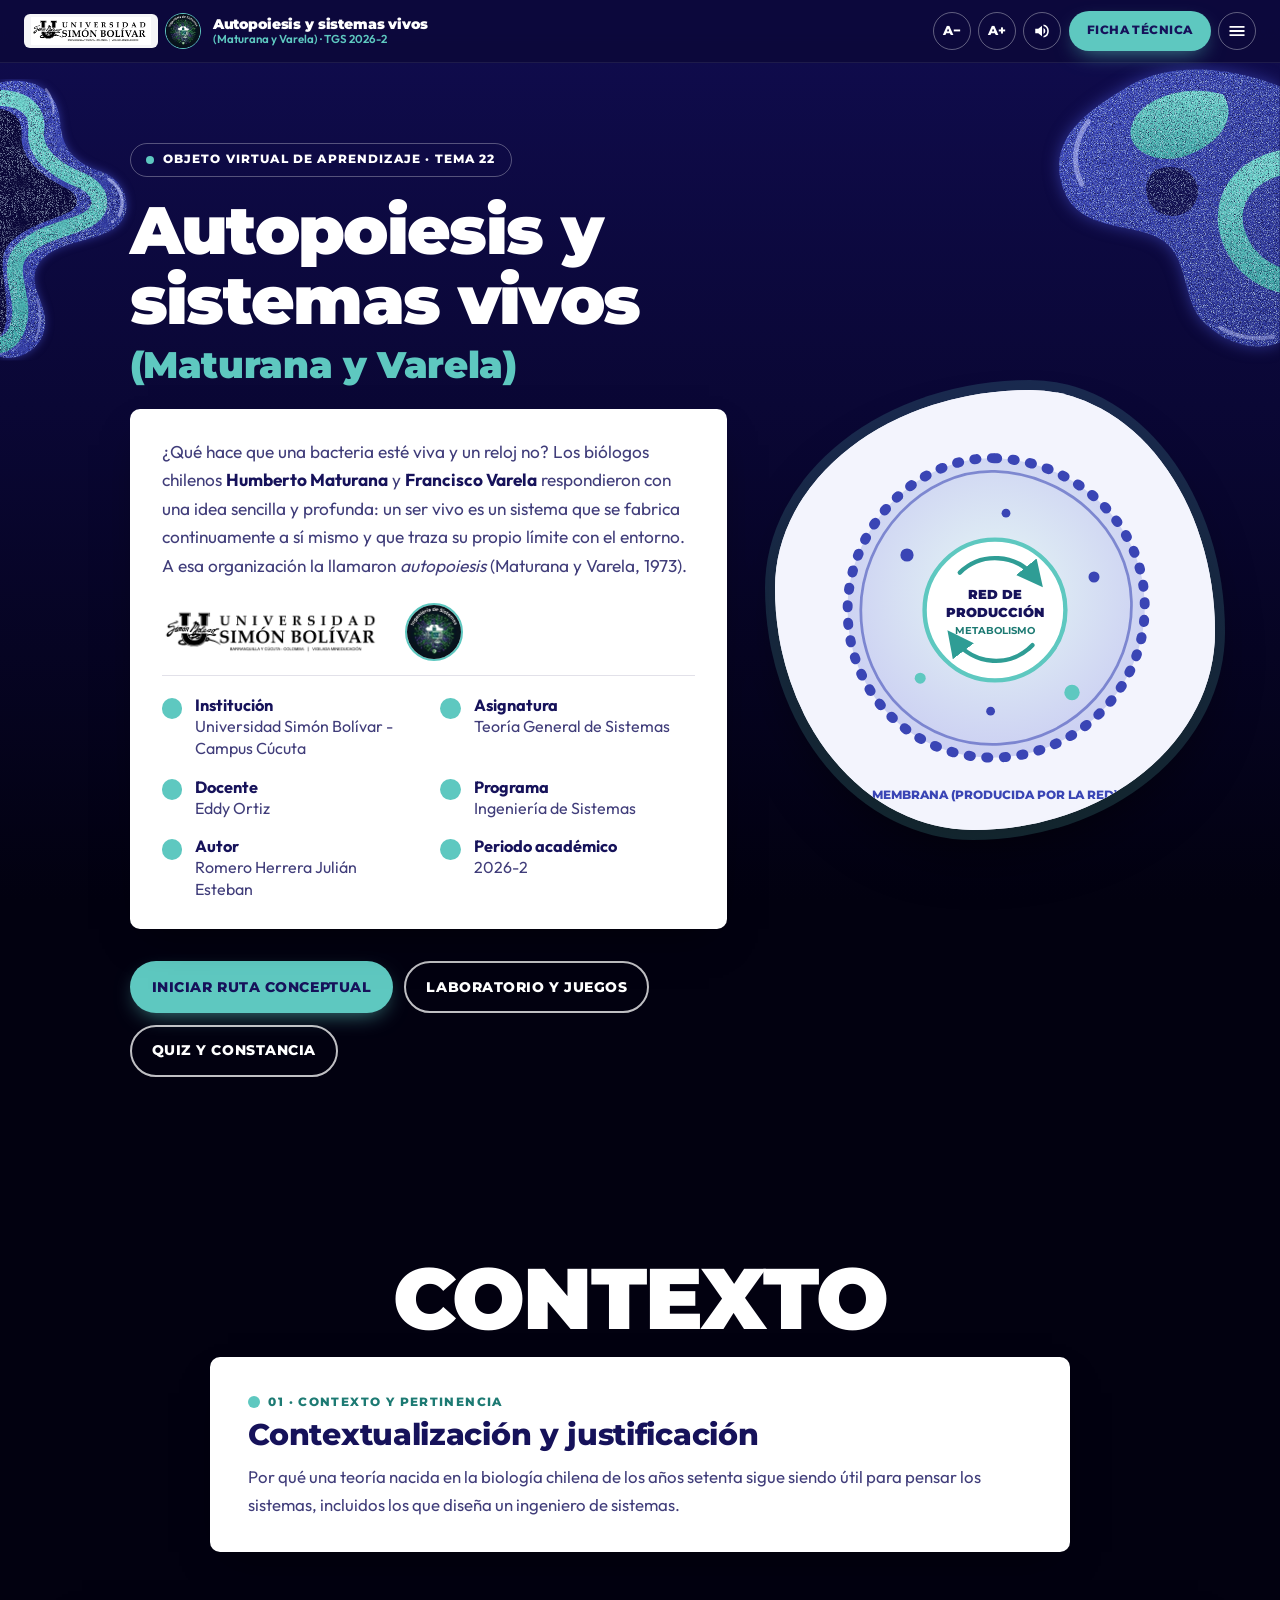
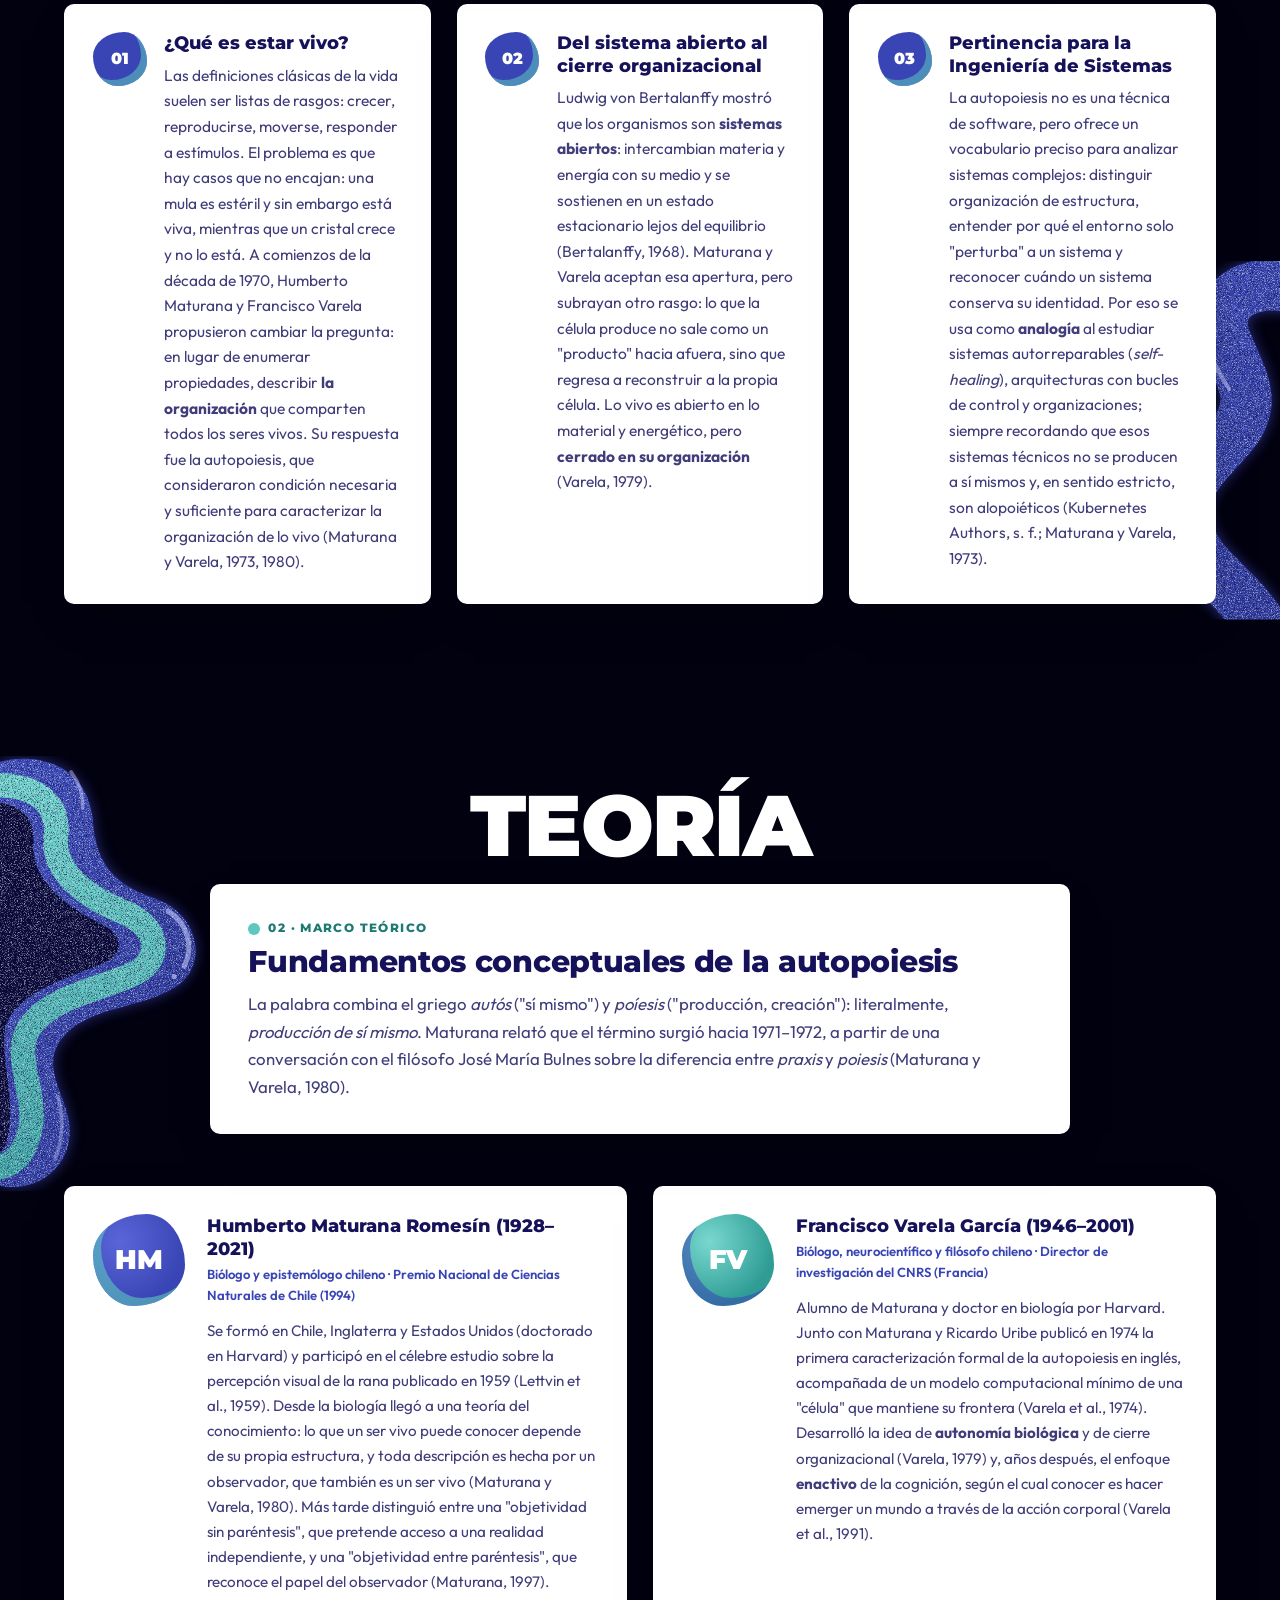
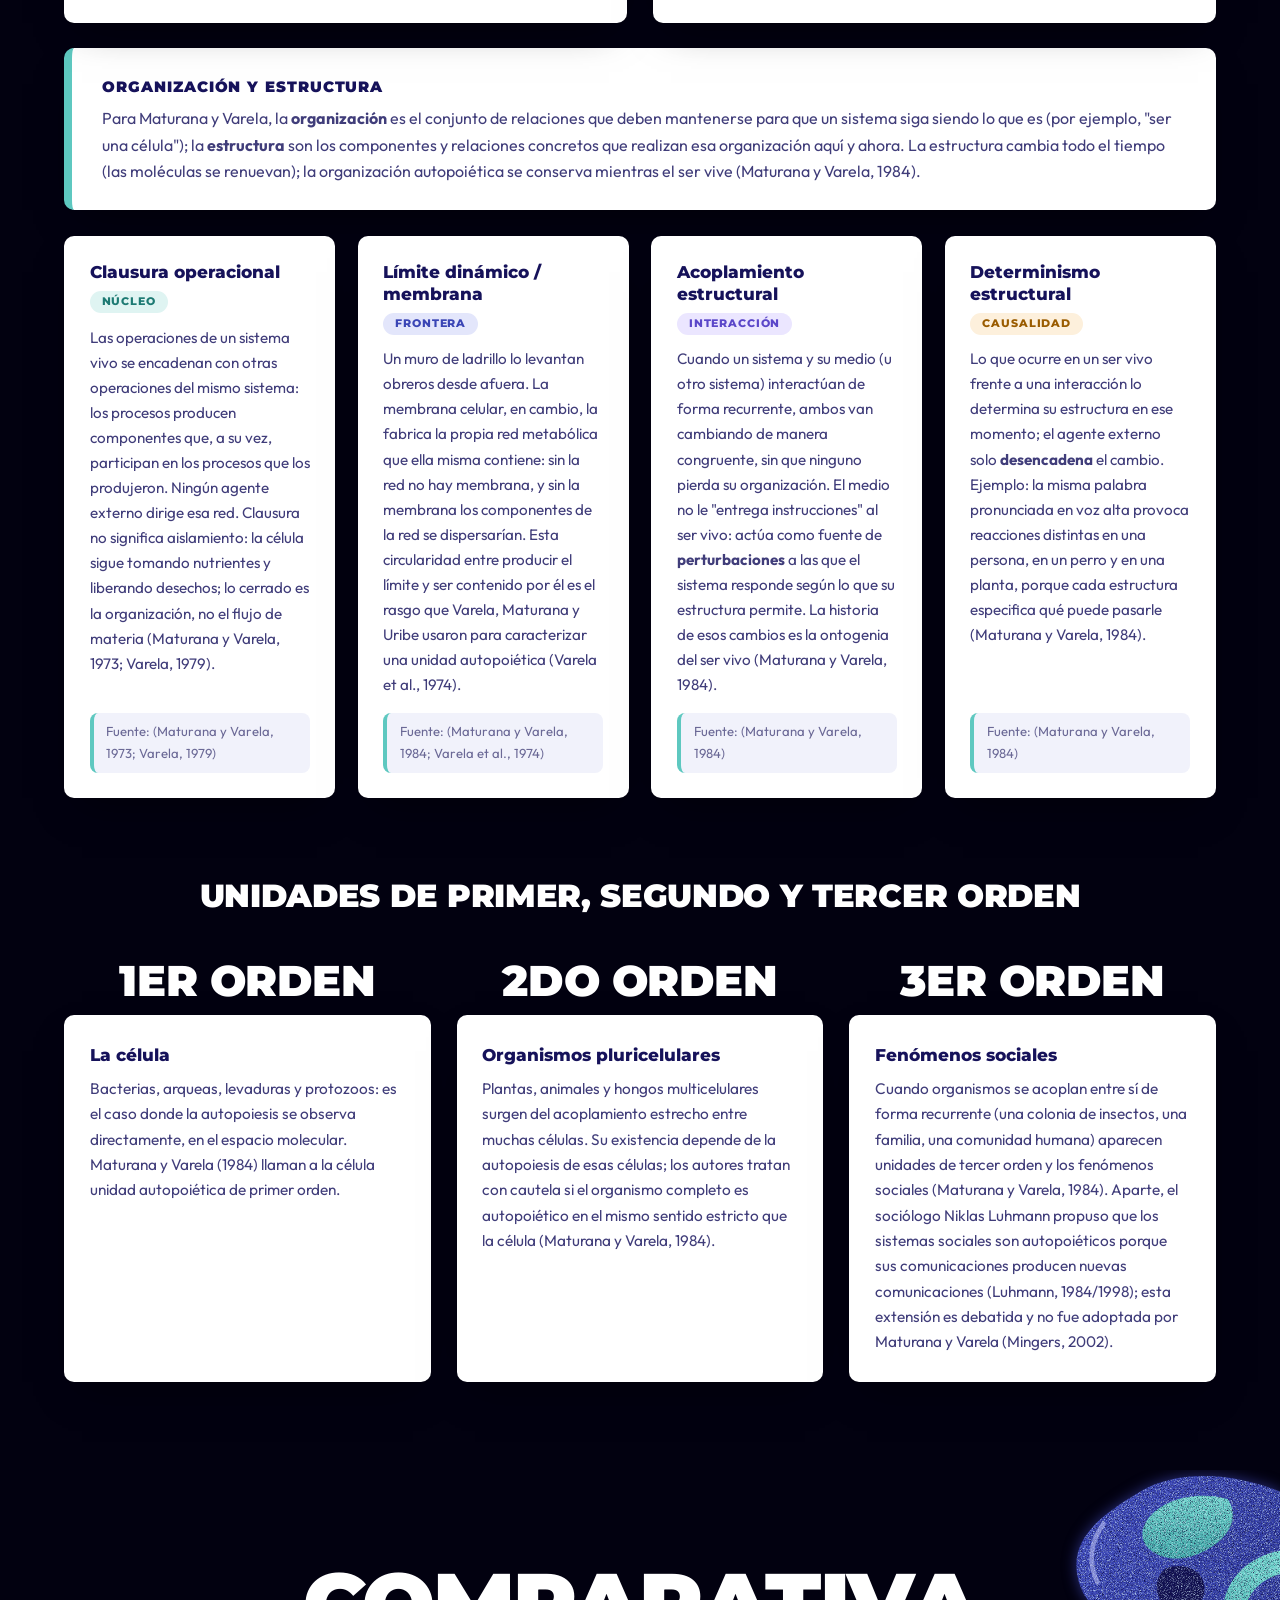
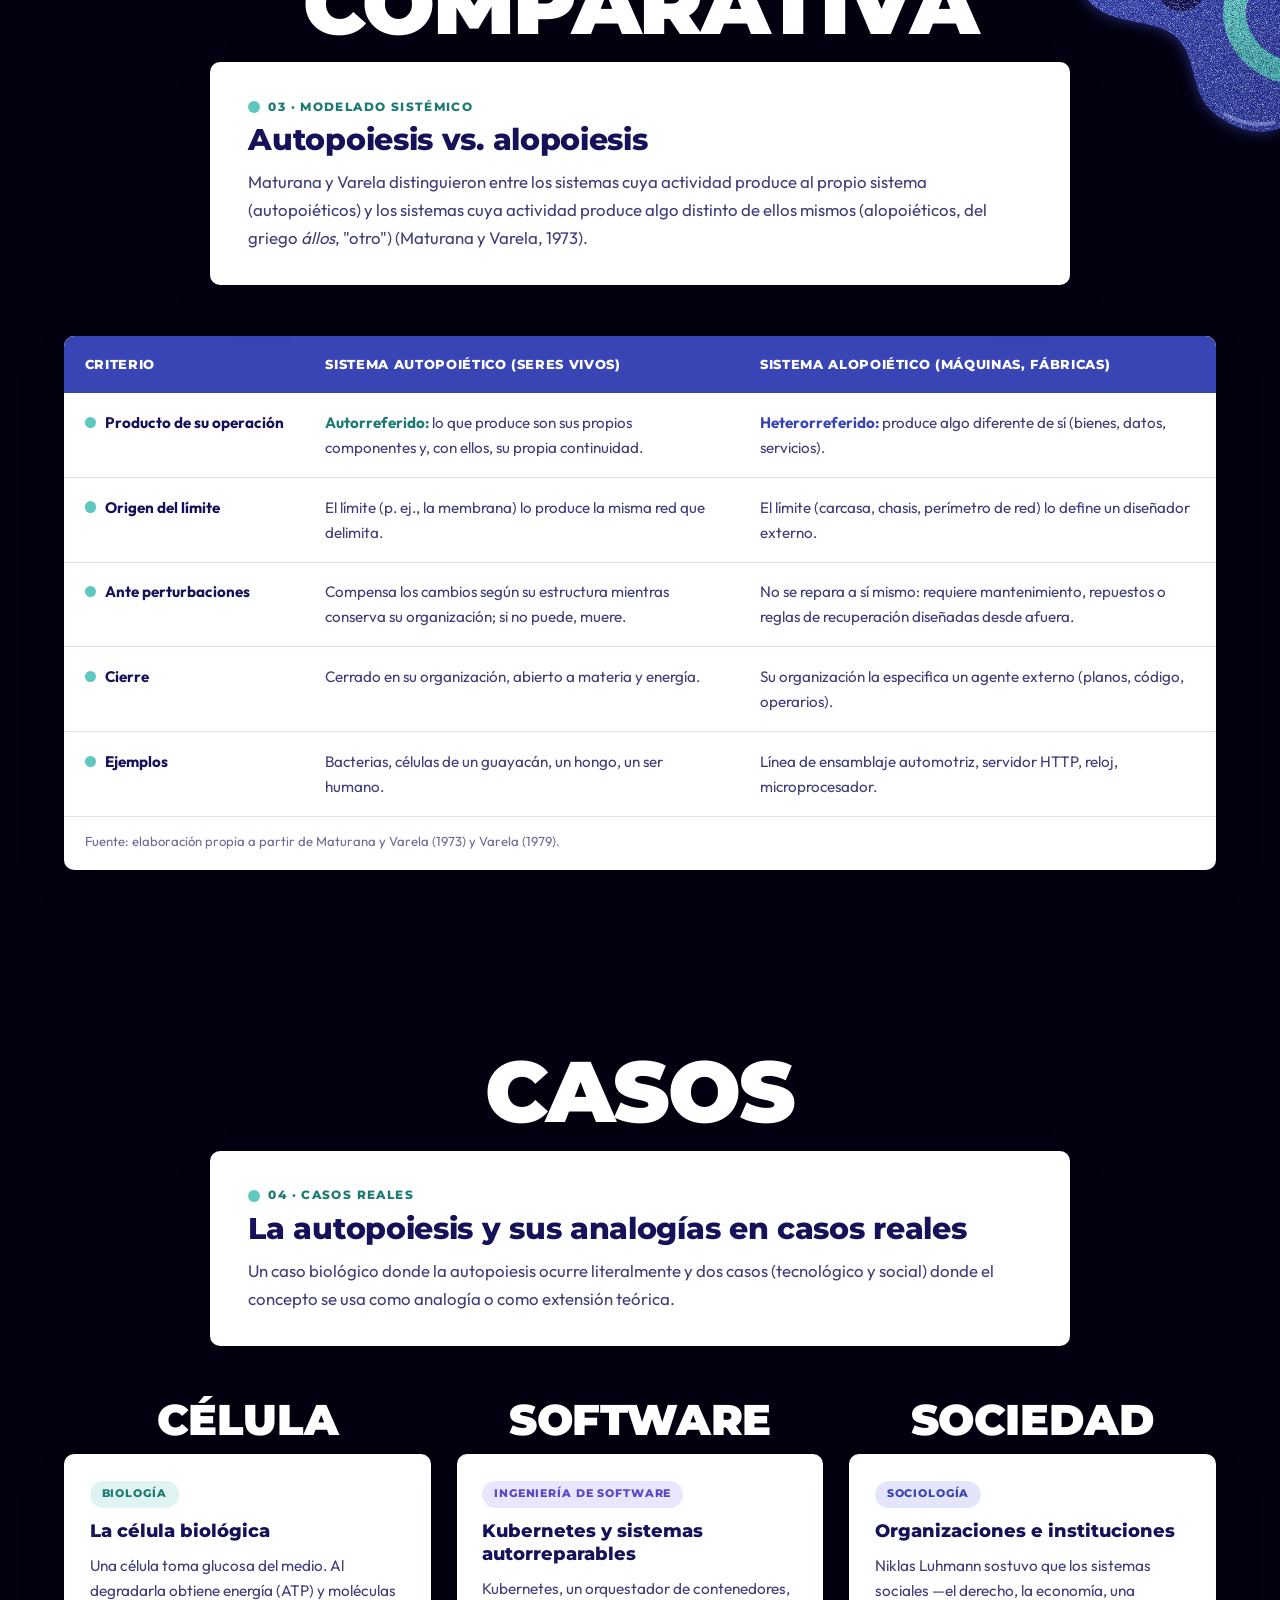
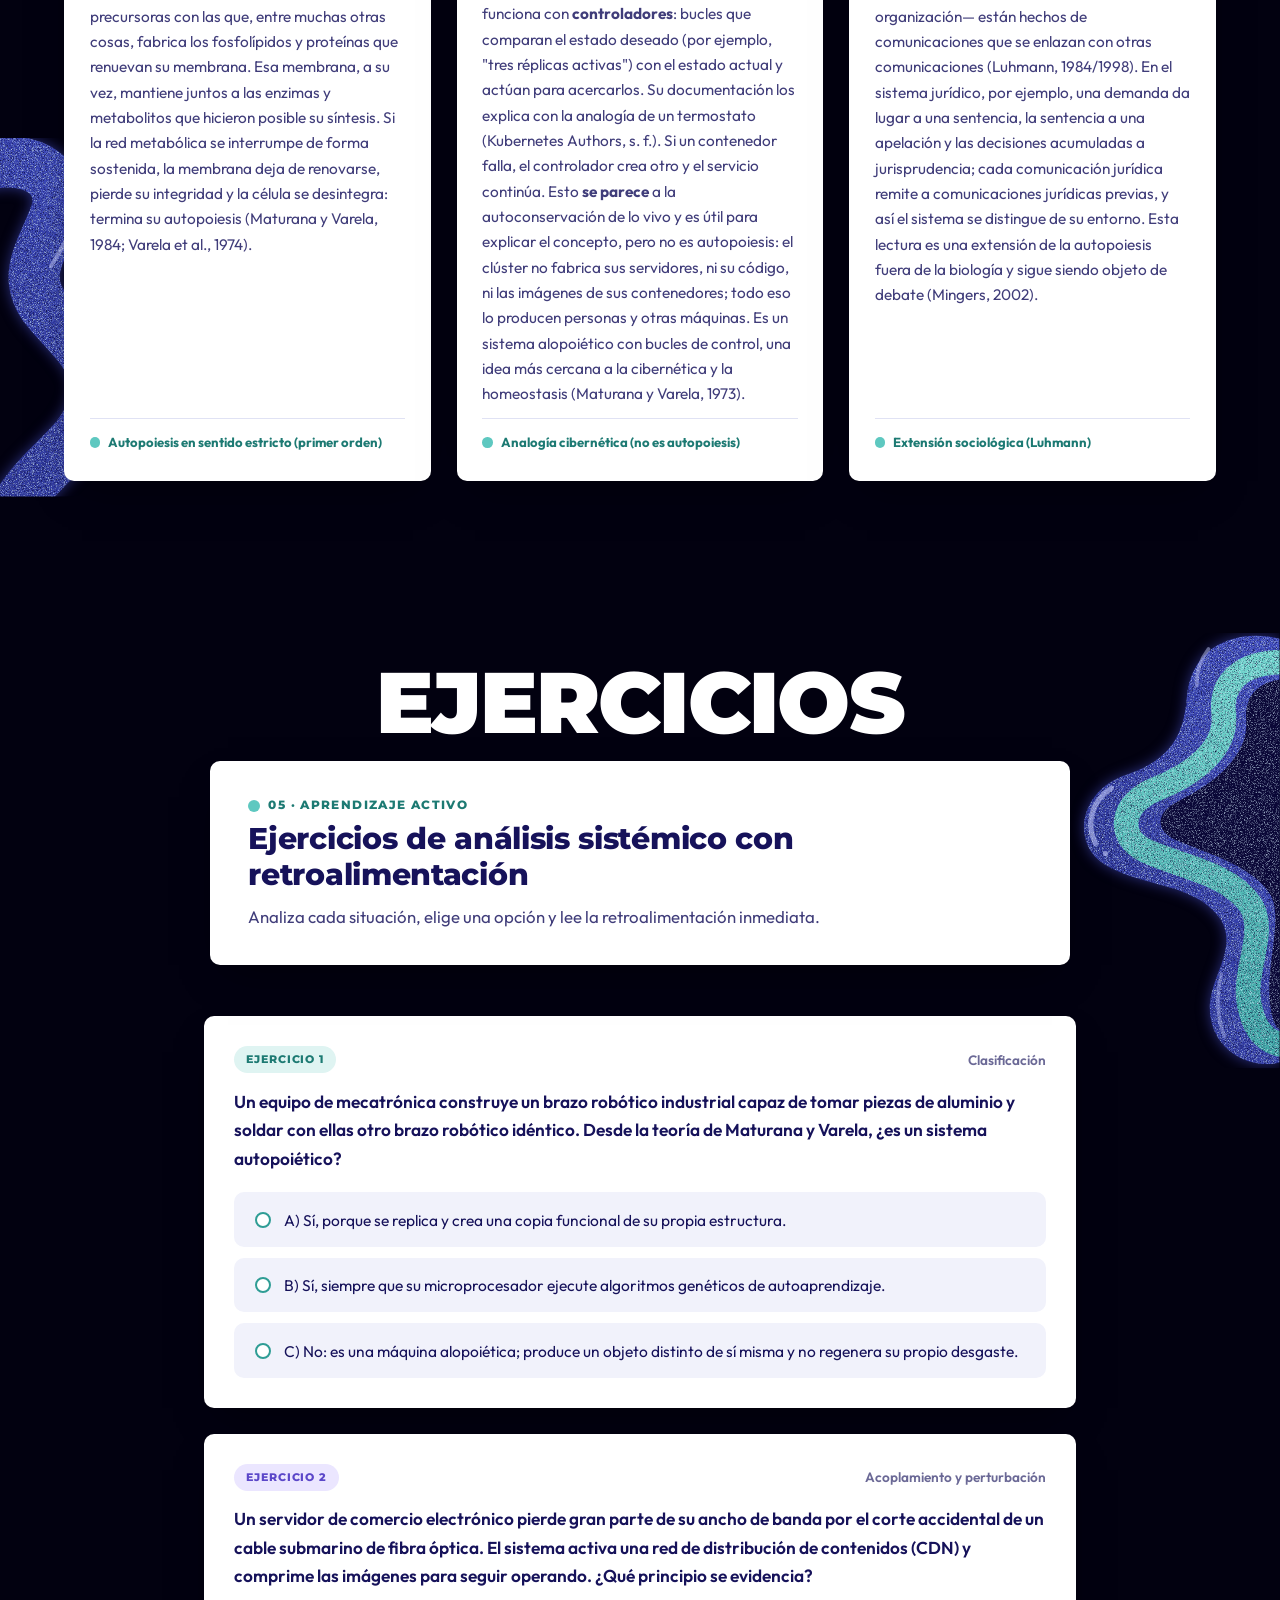
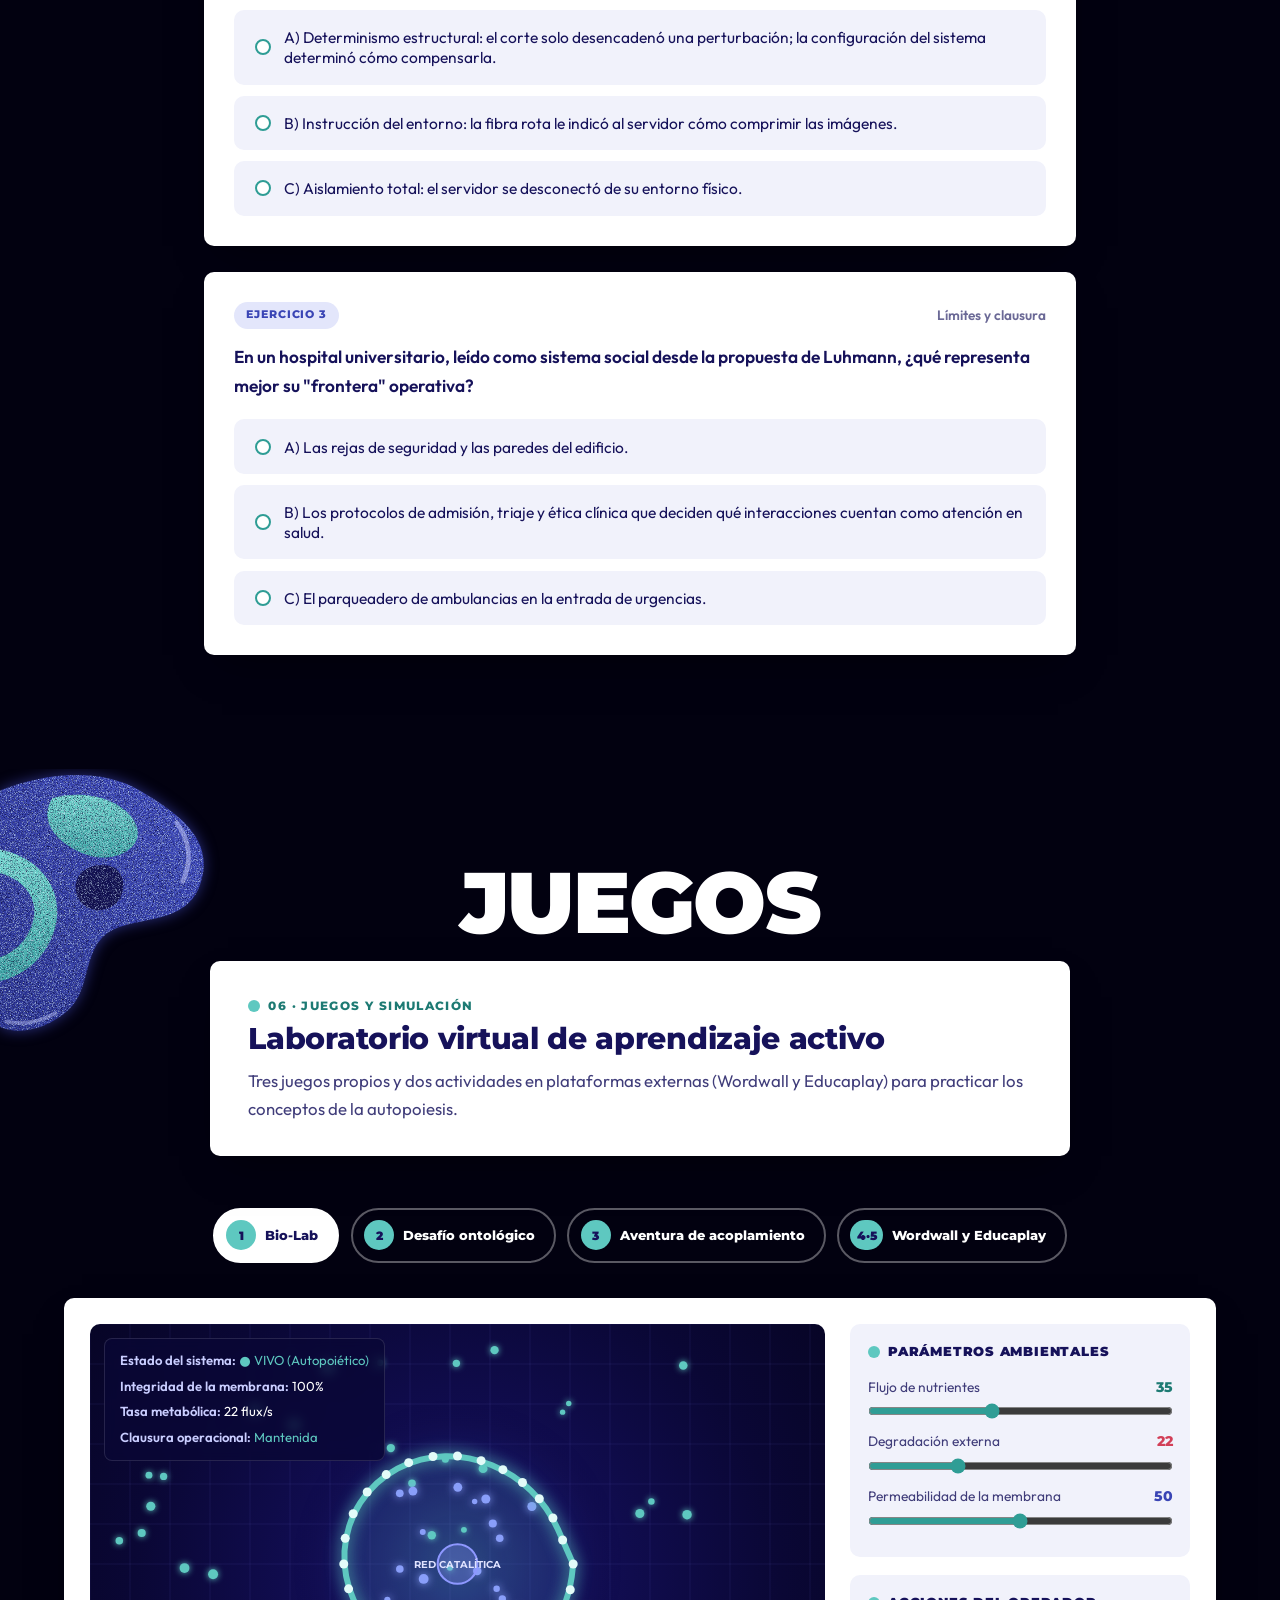
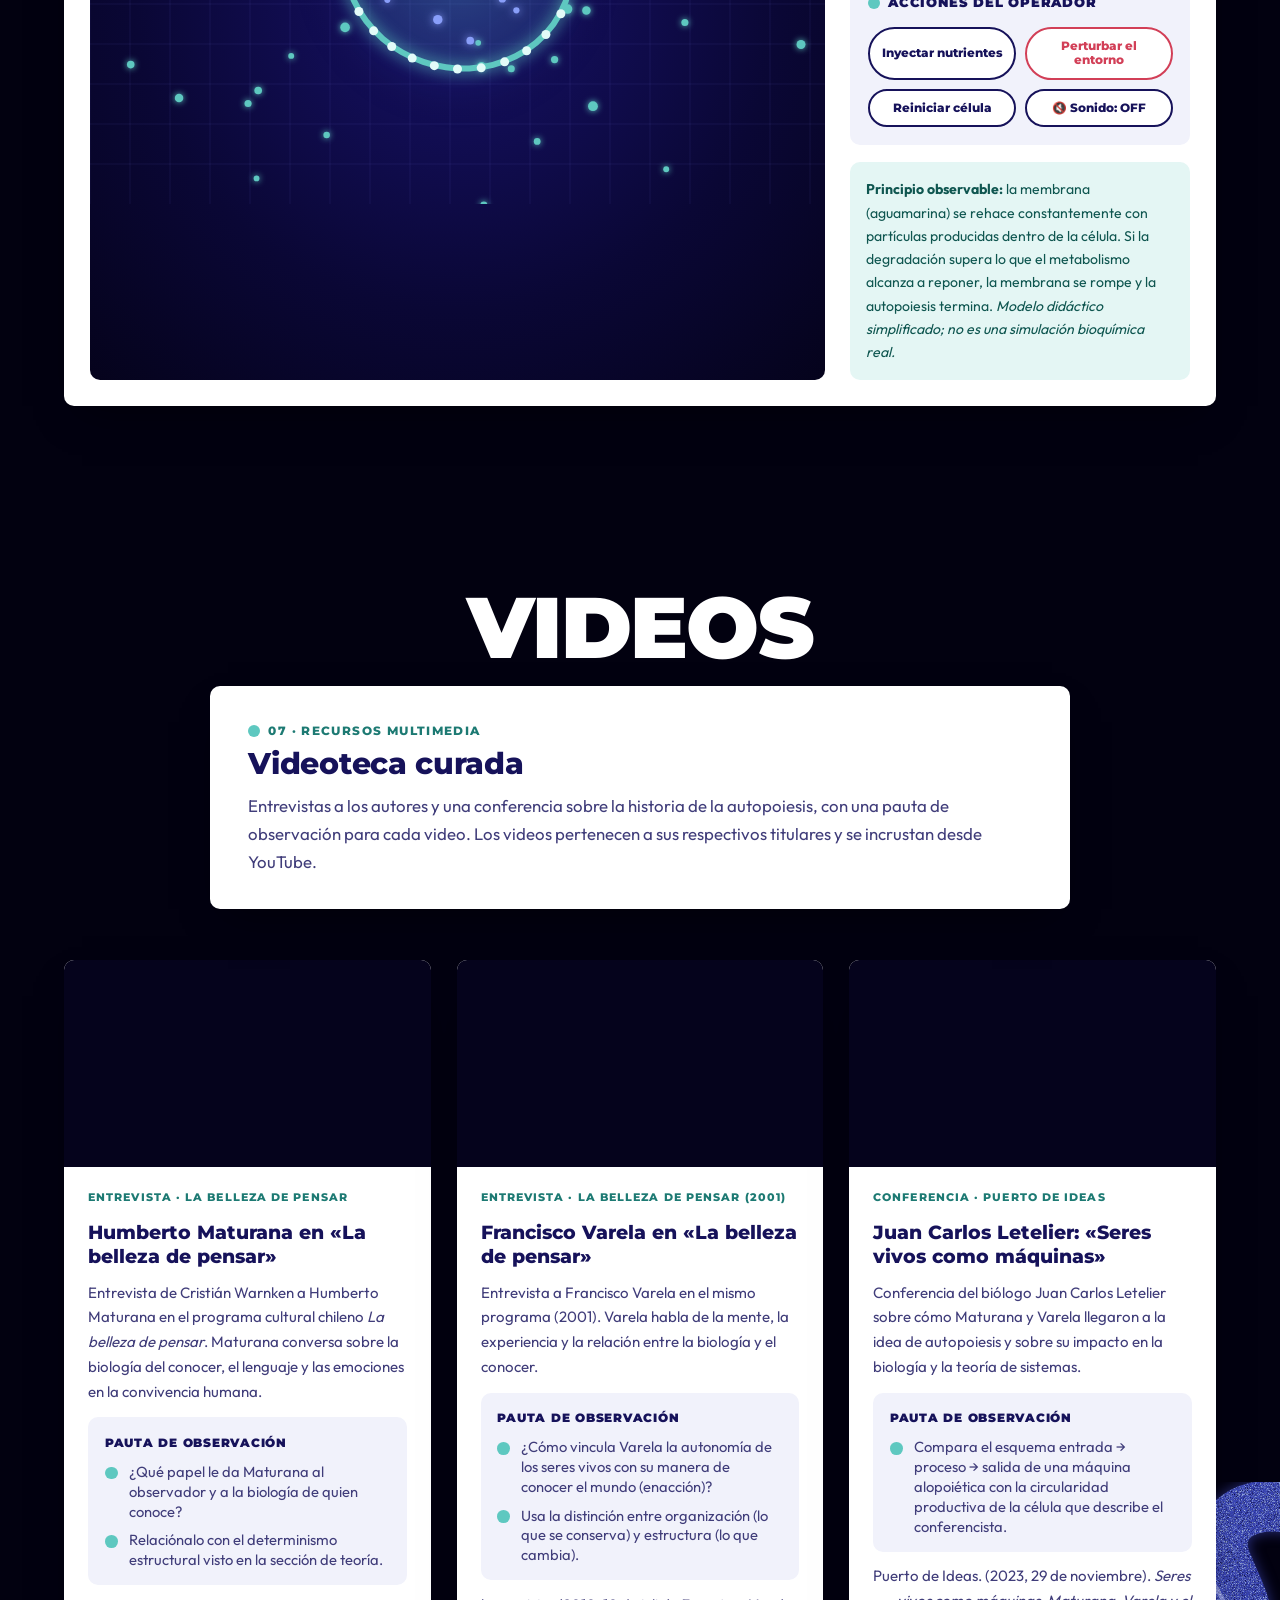
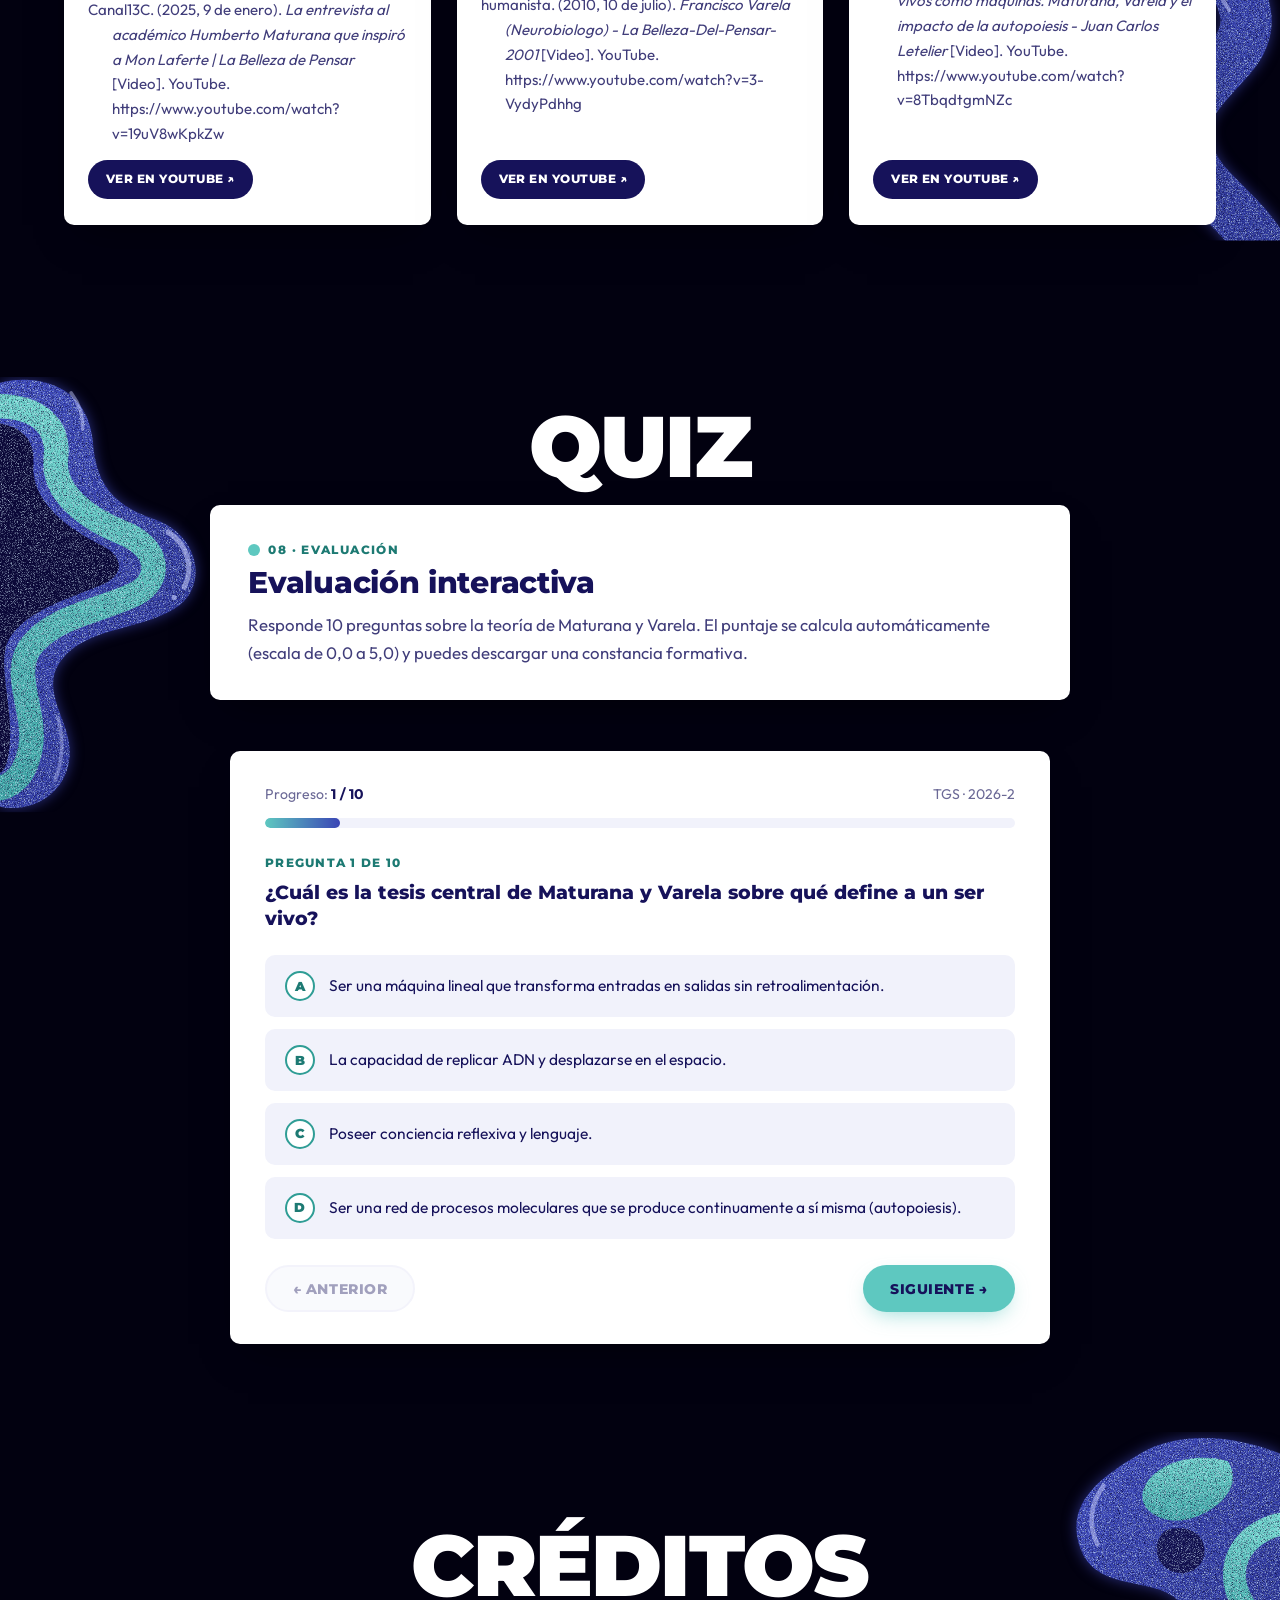
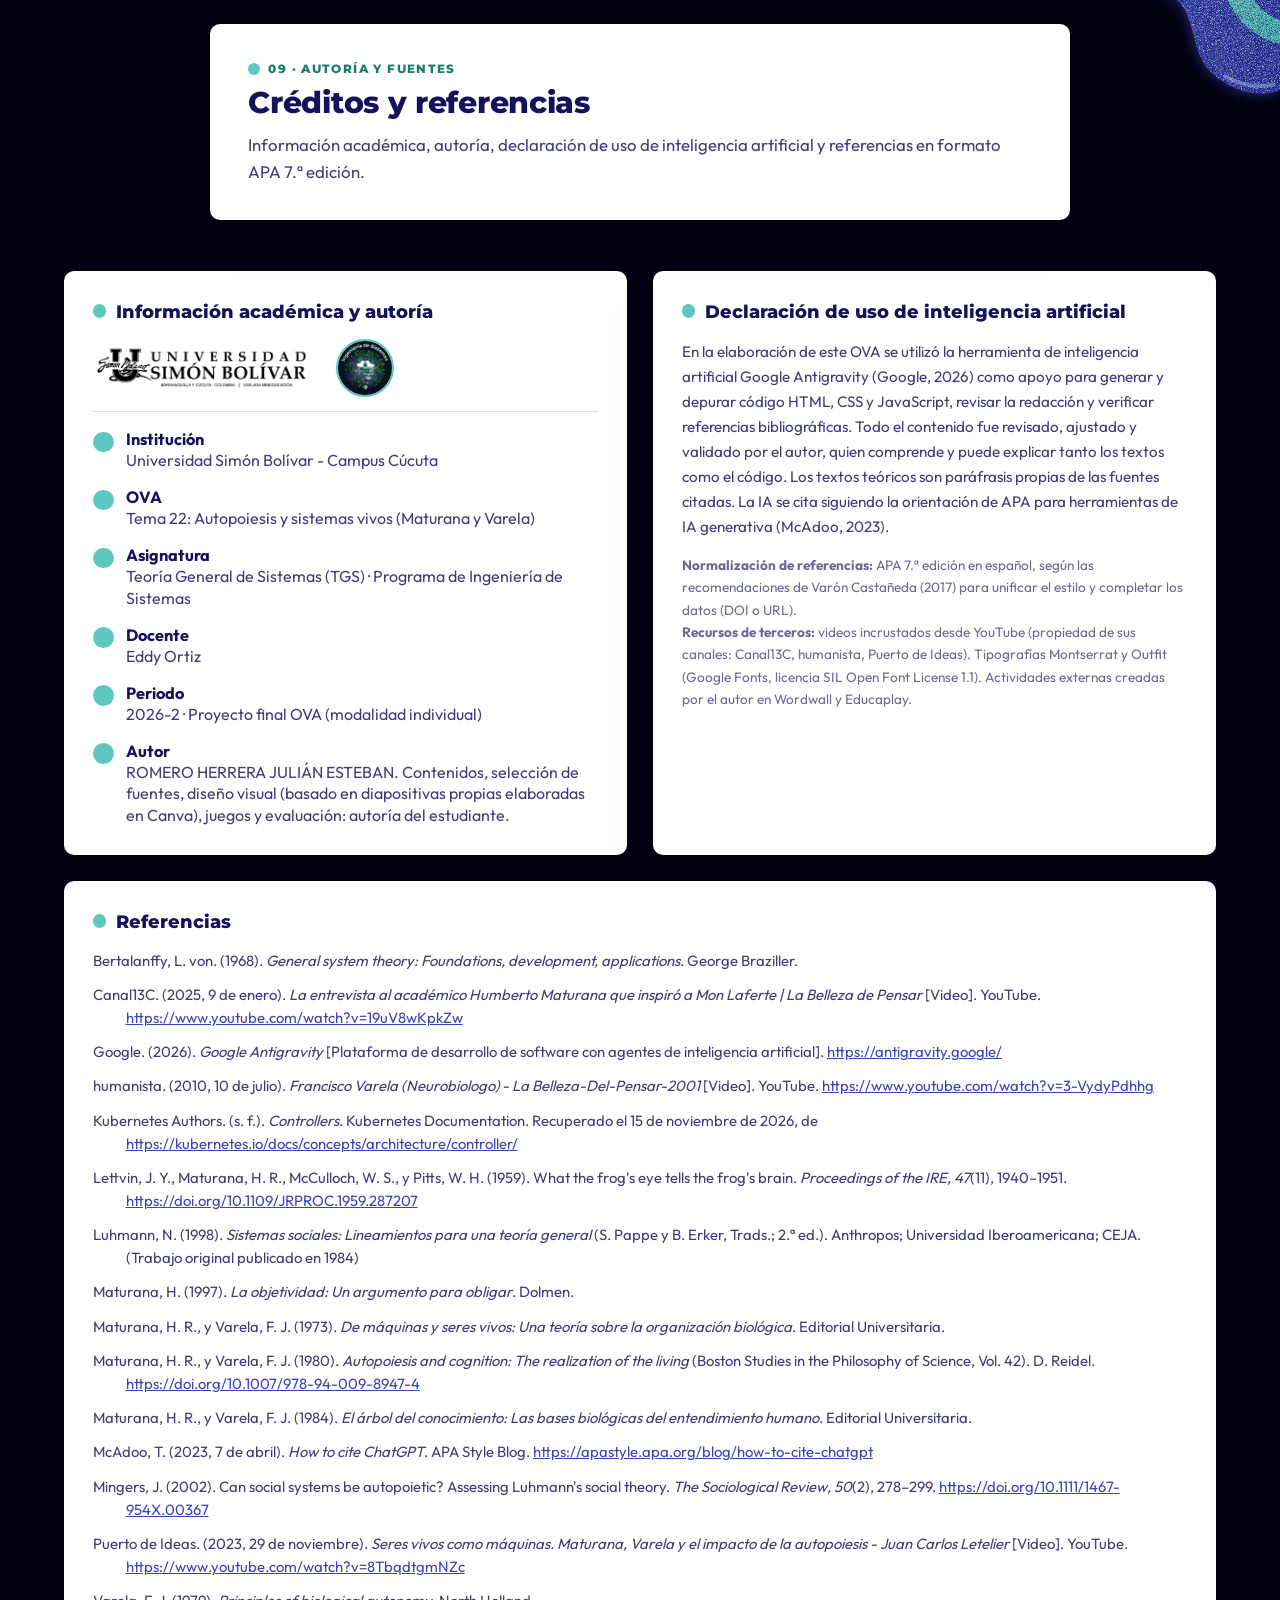
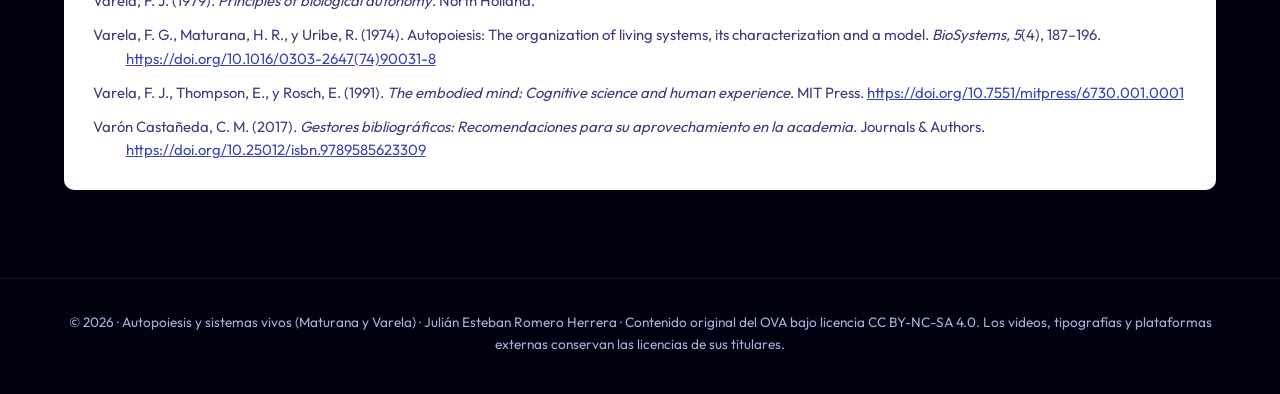
<file: index.html>
﻿<!DOCTYPE html>
<html lang="es">
<head>
  <meta charset="UTF-8">
  <meta name="viewport" content="width=device-width, initial-scale=1.0">
  <title>Autopoiesis y sistemas vivos (Maturana y Varela)</title>

  <!-- Metadatos educativos -->
  <meta name="description" content="OVA interactivo sobre la autopoiesis y los sistemas vivos según Humberto Maturana y Francisco Varela. Teoría General de Sistemas, Ingeniería de Sistemas, periodo 2026-2.">
  <meta name="author" content="Julián Esteban Romero Herrera">
  <meta name="keywords" content="Autopoiesis, Maturana, Varela, sistemas vivos, clausura operacional, acoplamiento estructural, TGS, Teoría General de Sistemas">
  <meta name="theme-color" content="#100c4f">

  <!-- Tipografías: Montserrat (titulares) + Outfit (texto) -->
  <link rel="preconnect" href="https://fonts.googleapis.com">
  <link rel="preconnect" href="https://fonts.gstatic.com" crossorigin>
  <link href="https://fonts.googleapis.com/css2?family=Montserrat:wght@600;700;800;900&family=Outfit:wght@300;400;500;600;700&display=swap" rel="stylesheet">

  <link rel="stylesheet" href="css/styles.css">
</head>
<body>
  <a class="skip-link" href="#contenido">Saltar al contenido</a>

  <!-- =====================================================================
       SPRITE SVG: formas orgánicas ("blobs") con textura granulada.
       Diseño propio inspirado en las diapositivas del autor (Canva).
       ===================================================================== -->
  <svg class="svg-sprite" aria-hidden="true" focusable="false" xmlns="http://www.w3.org/2000/svg">
    <defs>
      <!-- Grano + brillo exterior -->
      <filter id="grain" x="-15%" y="-15%" width="130%" height="130%" color-interpolation-filters="sRGB">
        <feTurbulence type="fractalNoise" baseFrequency="0.95" numOctaves="2" seed="11" result="noise"/>
        <feColorMatrix in="noise" type="matrix" values="0 0 0 0 0.85  0 0 0 0 0.95  0 0 0 0 1  1.9 0 0 0 -0.92" result="lights"/>
        <feComposite in="lights" in2="SourceAlpha" operator="in" result="lightsIn"/>
        <feColorMatrix in="noise" type="matrix" values="0 0 0 0 0.03  0 0 0 0 0.02  0 0 0 0 0.2  0 2.2 0 0 -1.05" result="darks"/>
        <feComposite in="darks" in2="SourceAlpha" operator="in" result="darksIn"/>
        <feGaussianBlur in="SourceAlpha" stdDeviation="9" result="blurA"/>
        <feFlood flood-color="#4a56d6" flood-opacity="0.55"/>
        <feComposite in2="blurA" operator="in" result="glow"/>
        <feMerge>
          <feMergeNode in="glow"/>
          <feMergeNode in="SourceGraphic"/>
          <feMergeNode in="darksIn"/>
          <feMergeNode in="lightsIn"/>
        </feMerge>
      </filter>
      <linearGradient id="royalGrad" x1="0" y1="0" x2="1" y2="1">
        <stop offset="0" stop-color="#3f4bc0"/>
        <stop offset="1" stop-color="#2c3596"/>
      </linearGradient>
      <linearGradient id="tealGrad" x1="0" y1="0" x2="0" y2="1">
        <stop offset="0" stop-color="#6fd6cd"/>
        <stop offset="1" stop-color="#3fa9a8"/>
      </linearGradient>

      <!-- Onda vertical (borde izquierdo) -->
      <symbol id="blob-wave" viewBox="0 0 300 600">
        <g filter="url(#grain)">
          <path fill="url(#royalGrad)" d="M0,8 C52,-6 122,12 128,90 C132,140 150,175 210,195 C275,215 290,290 240,320 C190,350 120,345 85,390 C50,435 105,480 95,530 C88,578 38,602 0,592 Z"/>
          <path fill="none" stroke="url(#tealGrad)" stroke-width="34" stroke-linecap="round" d="M-6,40 C58,40 82,72 77,112 C72,160 120,195 170,215 C220,235 225,280 185,300 C140,322 70,330 40,375 C15,415 55,470 40,520 C33,550 16,566 -6,568"/>
          <path fill="#0b0838" d="M0,64 C36,70 48,92 46,120 C42,172 95,210 140,232 C172,248 170,272 146,284 C108,302 38,318 12,362 C-6,398 22,462 12,520 C9,536 5,544 0,546 Z"/>
        </g>
        <g fill="none" stroke="#c9d0ff" stroke-linecap="round">
          <path stroke-width="7" opacity="0.55" d="M232,214 C258,230 268,262 254,290"/>
          <path stroke-width="5" opacity="0.45" d="M98,22 C110,38 115,56 114,72"/>
          <path stroke-width="5" opacity="0.35" d="M80,470 C88,500 86,530 76,556"/>
        </g>
        <circle cx="240" cy="304" r="3.5" fill="#c9d0ff" opacity="0.6"/>
      </symbol>

      <!-- Esquina (superior derecha) -->
      <symbol id="blob-corner" viewBox="0 0 400 400">
        <g filter="url(#grain)">
          <path fill="url(#royalGrad)" d="M400,28 C340,4 268,-2 218,28 C168,58 118,92 140,152 C160,206 230,190 262,215 C292,240 282,286 310,313 C340,341 376,346 400,336 Z"/>
          <path fill="url(#tealGrad)" d="M332,38 C292,26 240,38 224,70 C208,102 250,124 286,112 C322,100 352,70 332,38 Z"/>
          <path fill="none" stroke="url(#tealGrad)" stroke-width="30" stroke-linecap="round" d="M410,118 C352,128 330,170 345,210 C358,246 392,262 410,262"/>
          <path fill="#0d0a45" opacity="0.85" d="M252,128 C278,118 306,134 301,160 C296,186 262,192 246,172 C235,157 238,136 252,128 Z"/>
        </g>
        <g fill="none" stroke="#c9d0ff" stroke-linecap="round">
          <path stroke-width="6" opacity="0.5" d="M170,70 C152,94 150,122 162,146"/>
          <path stroke-width="5" opacity="0.4" d="M328,318 C348,330 370,333 392,329"/>
        </g>
      </symbol>

      <!-- Cinta ondulada (inferior derecha) -->
      <symbol id="blob-ribbon" viewBox="0 0 260 520">
        <g filter="url(#grain)">
          <path fill="none" stroke="url(#royalGrad)" stroke-width="74" stroke-linecap="round" d="M290,40 C210,20 160,60 180,112 C200,166 232,202 190,252 C150,300 100,332 130,402 C150,452 200,472 240,540"/>
        </g>
        <g fill="none" stroke="#c9d0ff" stroke-linecap="round">
          <path stroke-width="6" opacity="0.5" d="M152,96 C150,130 170,160 186,186"/>
          <path stroke-width="5" opacity="0.4" d="M100,380 C104,420 122,446 150,470"/>
        </g>
      </symbol>
    </defs>
  </svg>

  <div id="scroll-progress" role="progressbar" aria-label="Progreso de lectura" aria-valuemin="0" aria-valuemax="100" aria-valuenow="0"></div>

  <!-- ===================== NAVEGACIÓN ===================== -->
  <header class="navbar" id="main-navbar">
    <div class="container navbar-inner">
      <a href="#inicio" class="brand" aria-label="Inicio: Autopoiesis y sistemas vivos (Maturana y Varela)">
        <span class="nav-logos">
          <img src="assets/logo-unisimon.png" alt="Universidad Simón Bolívar" class="nav-logo-inst">
          <img src="assets/logo-ingenieria.jpg" alt="Ingeniería de Sistemas" class="nav-logo-prog">
        </span>
        <span class="brand-text">
          <span class="brand-title">Autopoiesis y sistemas vivos</span>
          <span class="brand-sub">(Maturana y Varela) · TGS 2026-2</span>
        </span>
      </a>

      <nav aria-label="Secciones del OVA">
        <ul class="nav-links" id="nav-links">
          <li><a href="#contexto" class="nav-link">Contexto</a></li>
          <li><a href="#teoria" class="nav-link">Teoría</a></li>
          <li><a href="#comparativa" class="nav-link">Comparativa</a></li>
          <li><a href="#casos" class="nav-link">Casos</a></li>
          <li><a href="#ejercicios" class="nav-link">Ejercicios</a></li>
          <li><a href="#laboratorio" class="nav-link">Juegos</a></li>
          <li><a href="#videoteca" class="nav-link">Videos</a></li>
          <li><a href="#evaluacion" class="nav-link">Evaluación</a></li>
          <li><a href="#creditos" class="nav-link">Créditos</a></li>
          <li class="nav-only-mobile"><a href="docs/Ficha_Tecnica_OVA_Autopoiesis.pdf" class="nav-link" target="_blank" rel="noopener">Ficha técnica (PDF)</a></li>
        </ul>
      </nav>

      <div class="nav-actions">
        <button class="btn-icon" id="btn-font-decrease" type="button" title="Reducir tamaño de letra" aria-label="Reducir tamaño de letra">A−</button>
        <button class="btn-icon" id="btn-font-increase" type="button" title="Aumentar tamaño de letra" aria-label="Aumentar tamaño de letra">A+</button>
        <button class="btn-icon" id="btn-tts-toggle" type="button" title="Lectura en voz alta" aria-label="Lectura en voz alta" aria-pressed="false">
          <svg viewBox="0 0 24 24" width="18" height="18" aria-hidden="true"><path fill="currentColor" d="M3 9v6h4l5 4V5L7 9H3zm13.5 3a4.5 4.5 0 0 0-2.5-4v8a4.5 4.5 0 0 0 2.5-4zM14 3.2v2.1a7 7 0 0 1 0 13.4v2.1a9 9 0 0 0 0-17.6z"/></svg>
        </button>
        <a class="btn btn-teal btn-sm" id="btn-open-ficha" href="docs/Ficha_Tecnica_OVA_Autopoiesis.pdf" target="_blank" rel="noopener">Ficha técnica</a>
        <button class="btn-icon btn-mobile-menu" id="btn-mobile-menu" type="button" aria-label="Abrir menú de navegación" aria-expanded="false" aria-controls="nav-links">
          <svg viewBox="0 0 24 24" width="20" height="20" aria-hidden="true"><path fill="currentColor" d="M3 6h18v2.2H3zm0 4.9h18v2.2H3zm0 4.9h18V18H3z"/></svg>
        </button>
      </div>
    </div>
  </header>

  <main id="contenido">

  <!-- ===================== PORTADA ===================== -->
  <section class="hero" id="inicio">
    <div class="blob-deco blob-hero-left" aria-hidden="true"><svg><use href="#blob-wave"/></svg></div>
    <div class="blob-deco blob-hero-corner" aria-hidden="true"><svg><use href="#blob-corner"/></svg></div>

    <div class="container hero-grid">
      <div class="hero-content">
        <span class="pill-tag"><span class="dot"></span> Objeto Virtual de Aprendizaje · Tema 22</span>
        <h1 class="hero-title">Autopoiesis y sistemas vivos <span class="hero-title-sub">(Maturana y Varela)</span></h1>

        <div class="paper hero-card">
          <p class="hero-description">
            ¿Qué hace que una bacteria esté viva y un reloj no? Los biólogos chilenos <strong>Humberto Maturana</strong> y <strong>Francisco Varela</strong> respondieron con una idea sencilla y profunda: un ser vivo es un sistema que se fabrica continuamente a sí mismo y que traza su propio límite con el entorno. A esa organización la llamaron <em>autopoiesis</em> (Maturana y Varela, 1973).
          </p>
          <div class="hero-logos">
            <img src="assets/logo-unisimon.png" alt="Logo Universidad Simón Bolívar" class="logo-inst">
            <img src="assets/logo-ingenieria.jpg" alt="Logo Ingeniería de Sistemas" class="logo-prog">
          </div>
          <ul class="dot-list dot-list-grid">
            <li><strong>Institución</strong><span>Universidad Simón Bolívar - Campus Cúcuta</span></li>
            <li><strong>Asignatura</strong><span>Teoría General de Sistemas</span></li>
            <li><strong>Docente</strong><span>Eddy Ortiz</span></li>
            <li><strong>Programa</strong><span>Ingeniería de Sistemas</span></li>
            <li><strong>Autor</strong><span>Romero Herrera Julián Esteban</span></li>
            <li><strong>Periodo académico</strong><span>2026-2</span></li>
          </ul>
        </div>

        <div class="hero-buttons">
          <a href="#teoria" class="btn btn-teal">Iniciar ruta conceptual</a>
          <a href="#laboratorio" class="btn btn-outline">Laboratorio y juegos</a>
          <a href="#evaluacion" class="btn btn-outline">Quiz y constancia</a>
        </div>
      </div>

      <!-- Ilustración en máscara orgánica -->
      <div class="hero-visual">
        <div class="blob-frame">
          <svg class="cell-graphic" viewBox="0 0 400 400" role="img" aria-labelledby="cell-title">
            <title id="cell-title">Esquema de una unidad autopoiética: red metabólica rodeada por la membrana que ella misma produce</title>
            <defs>
              <radialGradient id="cellFill" cx="0.5" cy="0.45" r="0.6">
                <stop offset="0" stop-color="#e6f7f5"/>
                <stop offset="1" stop-color="#c9ccf2"/>
              </radialGradient>
              <marker id="arrowTeal" viewBox="0 0 10 10" refX="5" refY="5" markerWidth="6" markerHeight="6" orient="auto-start-reverse">
                <path d="M0 0 L10 5 L0 10 z" fill="#2f9d95"/>
              </marker>
            </defs>
            <rect width="400" height="400" fill="#f3f4fd"/>
            <path class="cell-membrane" d="M200,62 C272,64 334,120 336,192 C339,266 280,330 205,334 C130,338 66,280 66,200 C66,126 128,60 200,62 Z" fill="url(#cellFill)" stroke="#3a45b5" stroke-width="9" stroke-dasharray="2 14" stroke-linecap="round"/>
            <path d="M200,74 C264,76 322,126 324,192 C326,258 274,318 205,322 C136,326 78,274 78,200 C78,134 134,72 200,74 Z" fill="none" stroke="#3a45b5" stroke-width="2.5" opacity=".55"/>
            <circle cx="200" cy="200" r="64" fill="#ffffff" stroke="#5ec8c0" stroke-width="4"/>
            <path d="M168,166 A46,46 0 0,1 236,170" fill="none" stroke="#2f9d95" stroke-width="4" stroke-linecap="round" marker-end="url(#arrowTeal)"/>
            <path d="M234,232 A46,46 0 0,1 164,228" fill="none" stroke="#2f9d95" stroke-width="4" stroke-linecap="round" marker-end="url(#arrowTeal)"/>
            <g class="cell-particles" fill="#3a45b5">
              <circle cx="120" cy="150" r="6"/><circle cx="290" cy="170" r="5"/><circle cx="270" cy="275" r="7" fill="#5ec8c0"/>
              <circle cx="132" cy="262" r="5" fill="#5ec8c0"/><circle cx="210" cy="112" r="4"/><circle cx="196" cy="292" r="4"/>
            </g>
            <text x="200" y="190" text-anchor="middle" fill="#16125a" font-family="Montserrat, sans-serif" font-size="12" font-weight="900">RED DE</text>
            <text x="200" y="206" text-anchor="middle" fill="#16125a" font-family="Montserrat, sans-serif" font-size="12" font-weight="900">PRODUCCIÓN</text>
            <text x="200" y="222" text-anchor="middle" fill="#1d7a73" font-family="Montserrat, sans-serif" font-size="9" font-weight="700">METABOLISMO</text>
            <text x="200" y="372" text-anchor="middle" fill="#3a45b5" font-family="Montserrat, sans-serif" font-size="11" font-weight="800">MEMBRANA (PRODUCIDA POR LA RED)</text>
          </svg>
        </div>
      </div>
    </div>
  </section>

  <!-- ===================== 01. CONTEXTO ===================== -->
  <section class="section" id="contexto">
    <div class="blob-deco blob-right blob-ribbon-pos" aria-hidden="true"><svg><use href="#blob-ribbon"/></svg></div>
    <div class="container">
      <header class="slide-head">
        <span class="slide-word" aria-hidden="true">Contexto</span>
        <div class="paper slide-card">
          <span class="section-tag">01 · Contexto y pertinencia</span>
          <h2 class="section-title">Contextualización y justificación</h2>
          <p class="section-description">
            Por qué una teoría nacida en la biología chilena de los años setenta sigue siendo útil para pensar los sistemas, incluidos los que diseña un ingeniero de sistemas.
          </p>
        </div>
      </header>

      <div class="context-grid">
        <article class="paper feature-box">
          <span class="icon-blob" aria-hidden="true">01</span>
          <div class="feature-content">
            <h3>¿Qué es estar vivo?</h3>
            <p>
              Las definiciones clásicas de la vida suelen ser listas de rasgos: crecer, reproducirse, moverse, responder a estímulos. El problema es que hay casos que no encajan: una mula es estéril y sin embargo está viva, mientras que un cristal crece y no lo está. A comienzos de la década de 1970, Humberto Maturana y Francisco Varela propusieron cambiar la pregunta: en lugar de enumerar propiedades, describir <strong>la organización</strong> que comparten todos los seres vivos. Su respuesta fue la autopoiesis, que consideraron condición necesaria y suficiente para caracterizar la organización de lo vivo (Maturana y Varela, 1973, 1980).
            </p>
          </div>
        </article>

        <article class="paper feature-box">
          <span class="icon-blob" aria-hidden="true">02</span>
          <div class="feature-content">
            <h3>Del sistema abierto al cierre organizacional</h3>
            <p>
              Ludwig von Bertalanffy mostró que los organismos son <strong>sistemas abiertos</strong>: intercambian materia y energía con su medio y se sostienen en un estado estacionario lejos del equilibrio (Bertalanffy, 1968). Maturana y Varela aceptan esa apertura, pero subrayan otro rasgo: lo que la célula produce no sale como un "producto" hacia afuera, sino que regresa a reconstruir a la propia célula. Lo vivo es abierto en lo material y energético, pero <strong>cerrado en su organización</strong> (Varela, 1979).
            </p>
          </div>
        </article>

        <article class="paper feature-box">
          <span class="icon-blob" aria-hidden="true">03</span>
          <div class="feature-content">
            <h3>Pertinencia para la Ingeniería de Sistemas</h3>
            <p>
              La autopoiesis no es una técnica de software, pero ofrece un vocabulario preciso para analizar sistemas complejos: distinguir organización de estructura, entender por qué el entorno solo "perturba" a un sistema y reconocer cuándo un sistema conserva su identidad. Por eso se usa como <strong>analogía</strong> al estudiar sistemas autorreparables (<em>self-healing</em>), arquitecturas con bucles de control y organizaciones; siempre recordando que esos sistemas técnicos no se producen a sí mismos y, en sentido estricto, son alopoiéticos (Kubernetes Authors, s. f.; Maturana y Varela, 1973).
            </p>
          </div>
        </article>
      </div>
    </div>
  </section>

  <!-- ===================== 02. TEORÍA ===================== -->
  <section class="section" id="teoria">
    <div class="blob-deco blob-left blob-wave-pos" aria-hidden="true"><svg><use href="#blob-wave"/></svg></div>
    <div class="container">
      <header class="slide-head">
        <span class="slide-word" aria-hidden="true">Teoría</span>
        <div class="paper slide-card">
          <span class="section-tag">02 · Marco teórico</span>
          <h2 class="section-title">Fundamentos conceptuales de la autopoiesis</h2>
          <p class="section-description">
            La palabra combina el griego <em>autós</em> ("sí mismo") y <em>poíesis</em> ("producción, creación"): literalmente, <em>producción de sí mismo</em>. Maturana relató que el término surgió hacia 1971–1972, a partir de una conversación con el filósofo José María Bulnes sobre la diferencia entre <em>praxis</em> y <em>poiesis</em> (Maturana y Varela, 1980).
          </p>
        </div>
      </header>

      <div class="theorist-card-grid">
        <article class="paper theorist-card">
          <div class="theorist-avatar" aria-hidden="true">HM</div>
          <div class="theorist-info">
            <h3>Humberto Maturana Romesín (1928–2021)</h3>
            <div class="theorist-title">Biólogo y epistemólogo chileno · Premio Nacional de Ciencias Naturales de Chile (1994)</div>
            <p>
              Se formó en Chile, Inglaterra y Estados Unidos (doctorado en Harvard) y participó en el célebre estudio sobre la percepción visual de la rana publicado en 1959 (Lettvin et al., 1959). Desde la biología llegó a una teoría del conocimiento: lo que un ser vivo puede conocer depende de su propia estructura, y toda descripción es hecha por un observador, que también es un ser vivo (Maturana y Varela, 1980). Más tarde distinguió entre una "objetividad sin paréntesis", que pretende acceso a una realidad independiente, y una "objetividad entre paréntesis", que reconoce el papel del observador (Maturana, 1997).
            </p>
          </div>
        </article>

        <article class="paper theorist-card">
          <div class="theorist-avatar alt" aria-hidden="true">FV</div>
          <div class="theorist-info">
            <h3>Francisco Varela García (1946–2001)</h3>
            <div class="theorist-title">Biólogo, neurocientífico y filósofo chileno · Director de investigación del CNRS (Francia)</div>
            <p>
              Alumno de Maturana y doctor en biología por Harvard. Junto con Maturana y Ricardo Uribe publicó en 1974 la primera caracterización formal de la autopoiesis en inglés, acompañada de un modelo computacional mínimo de una "célula" que mantiene su frontera (Varela et al., 1974). Desarrolló la idea de <strong>autonomía biológica</strong> y de cierre organizacional (Varela, 1979) y, años después, el enfoque <strong>enactivo</strong> de la cognición, según el cual conocer es hacer emerger un mundo a través de la acción corporal (Varela et al., 1991).
            </p>
          </div>
        </article>
      </div>

      <div class="paper intro-card">
        <h3>Organización y estructura</h3>
        <p>
          Para Maturana y Varela, la <strong>organización</strong> es el conjunto de relaciones que deben mantenerse para que un sistema siga siendo lo que es (por ejemplo, "ser una célula"); la <strong>estructura</strong> son los componentes y relaciones concretos que realizan esa organización aquí y ahora. La estructura cambia todo el tiempo (las moléculas se renuevan); la organización autopoiética se conserva mientras el ser vive (Maturana y Varela, 1984).
        </p>
      </div>

      <div class="concept-grid">
        <article class="paper concept-card">
          <h3><span>Clausura operacional</span><span class="badge">Núcleo</span></h3>
          <p>
            Las operaciones de un sistema vivo se encadenan con otras operaciones del mismo sistema: los procesos producen componentes que, a su vez, participan en los procesos que los produjeron. Ningún agente externo dirige esa red. Clausura no significa aislamiento: la célula sigue tomando nutrientes y liberando desechos; lo cerrado es la organización, no el flujo de materia (Maturana y Varela, 1973; Varela, 1979).
          </p>
          <div class="academic-citation">Fuente: (Maturana y Varela, 1973; Varela, 1979)</div>
        </article>

        <article class="paper concept-card">
          <h3><span>Límite dinámico / membrana</span><span class="badge badge-blue">Frontera</span></h3>
          <p>
            Un muro de ladrillo lo levantan obreros desde afuera. La membrana celular, en cambio, la fabrica la propia red metabólica que ella misma contiene: sin la red no hay membrana, y sin la membrana los componentes de la red se dispersarían. Esta circularidad entre producir el límite y ser contenido por él es el rasgo que Varela, Maturana y Uribe usaron para caracterizar una unidad autopoiética (Varela et al., 1974).
          </p>
          <div class="academic-citation">Fuente: (Maturana y Varela, 1984; Varela et al., 1974)</div>
        </article>

        <article class="paper concept-card">
          <h3><span>Acoplamiento estructural</span><span class="badge badge-violet">Interacción</span></h3>
          <p>
            Cuando un sistema y su medio (u otro sistema) interactúan de forma recurrente, ambos van cambiando de manera congruente, sin que ninguno pierda su organización. El medio no le "entrega instrucciones" al ser vivo: actúa como fuente de <strong>perturbaciones</strong> a las que el sistema responde según lo que su estructura permite. La historia de esos cambios es la ontogenia del ser vivo (Maturana y Varela, 1984).
          </p>
          <div class="academic-citation">Fuente: (Maturana y Varela, 1984)</div>
        </article>

        <article class="paper concept-card">
          <h3><span>Determinismo estructural</span><span class="badge badge-amber">Causalidad</span></h3>
          <p>
            Lo que ocurre en un ser vivo frente a una interacción lo determina su estructura en ese momento; el agente externo solo <strong>desencadena</strong> el cambio. Ejemplo: la misma palabra pronunciada en voz alta provoca reacciones distintas en una persona, en un perro y en una planta, porque cada estructura especifica qué puede pasarle (Maturana y Varela, 1984).
          </p>
          <div class="academic-citation">Fuente: (Maturana y Varela, 1984)</div>
        </article>
      </div>

      <h3 class="sub-heading">Unidades de primer, segundo y tercer orden</h3>
      <div class="stack-grid">
        <div class="stack-item">
          <span class="stack-word" aria-hidden="true">1er orden</span>
          <div class="paper stack-card">
            <h4>La célula</h4>
            <p>Bacterias, arqueas, levaduras y protozoos: es el caso donde la autopoiesis se observa directamente, en el espacio molecular. Maturana y Varela (1984) llaman a la célula unidad autopoiética de primer orden.</p>
          </div>
        </div>
        <div class="stack-item">
          <span class="stack-word" aria-hidden="true">2do orden</span>
          <div class="paper stack-card">
            <h4>Organismos pluricelulares</h4>
            <p>Plantas, animales y hongos multicelulares surgen del acoplamiento estrecho entre muchas células. Su existencia depende de la autopoiesis de esas células; los autores tratan con cautela si el organismo completo es autopoiético en el mismo sentido estricto que la célula (Maturana y Varela, 1984).</p>
          </div>
        </div>
        <div class="stack-item">
          <span class="stack-word" aria-hidden="true">3er orden</span>
          <div class="paper stack-card">
            <h4>Fenómenos sociales</h4>
            <p>Cuando organismos se acoplan entre sí de forma recurrente (una colonia de insectos, una familia, una comunidad humana) aparecen unidades de tercer orden y los fenómenos sociales (Maturana y Varela, 1984). Aparte, el sociólogo Niklas Luhmann propuso que los sistemas sociales son autopoiéticos porque sus comunicaciones producen nuevas comunicaciones (Luhmann, 1984/1998); esta extensión es debatida y no fue adoptada por Maturana y Varela (Mingers, 2002).</p>
          </div>
        </div>
      </div>
    </div>
  </section>

  <!-- ===================== 03. COMPARATIVA ===================== -->
  <section class="section" id="comparativa">
    <div class="blob-deco blob-right blob-corner-pos" aria-hidden="true"><svg><use href="#blob-corner"/></svg></div>
    <div class="container">
      <header class="slide-head">
        <span class="slide-word" aria-hidden="true">Comparativa</span>
        <div class="paper slide-card">
          <span class="section-tag">03 · Modelado sistémico</span>
          <h2 class="section-title">Autopoiesis vs. alopoiesis</h2>
          <p class="section-description">
            Maturana y Varela distinguieron entre los sistemas cuya actividad produce al propio sistema (autopoiéticos) y los sistemas cuya actividad produce algo distinto de ellos mismos (alopoiéticos, del griego <em>állos</em>, "otro") (Maturana y Varela, 1973).
          </p>
        </div>
      </header>

      <div class="paper comparison-table-wrapper">
        <table class="comparison-table">
          <caption class="sr-only">Comparación entre sistemas autopoiéticos y alopoiéticos</caption>
          <thead>
            <tr>
              <th scope="col">Criterio</th>
              <th scope="col">Sistema autopoiético (seres vivos)</th>
              <th scope="col">Sistema alopoiético (máquinas, fábricas)</th>
            </tr>
          </thead>
          <tbody>
            <tr>
              <th scope="row">Producto de su operación</th>
              <td data-label="Autopoiético"><span class="hl-teal">Autorreferido:</span> lo que produce son sus propios componentes y, con ellos, su propia continuidad.</td>
              <td data-label="Alopoiético"><span class="hl-blue">Heterorreferido:</span> produce algo diferente de sí (bienes, datos, servicios).</td>
            </tr>
            <tr>
              <th scope="row">Origen del límite</th>
              <td data-label="Autopoiético">El límite (p. ej., la membrana) lo produce la misma red que delimita.</td>
              <td data-label="Alopoiético">El límite (carcasa, chasis, perímetro de red) lo define un diseñador externo.</td>
            </tr>
            <tr>
              <th scope="row">Ante perturbaciones</th>
              <td data-label="Autopoiético">Compensa los cambios según su estructura mientras conserva su organización; si no puede, muere.</td>
              <td data-label="Alopoiético">No se repara a sí mismo: requiere mantenimiento, repuestos o reglas de recuperación diseñadas desde afuera.</td>
            </tr>
            <tr>
              <th scope="row">Cierre</th>
              <td data-label="Autopoiético">Cerrado en su organización, abierto a materia y energía.</td>
              <td data-label="Alopoiético">Su organización la especifica un agente externo (planos, código, operarios).</td>
            </tr>
            <tr>
              <th scope="row">Ejemplos</th>
              <td data-label="Autopoiético">Bacterias, células de un guayacán, un hongo, un ser humano.</td>
              <td data-label="Alopoiético">Línea de ensamblaje automotriz, servidor HTTP, reloj, microprocesador.</td>
            </tr>
          </tbody>
        </table>
        <p class="table-source">Fuente: elaboración propia a partir de Maturana y Varela (1973) y Varela (1979).</p>
      </div>
    </div>
  </section>

  <!-- ===================== 04. CASOS ===================== -->
  <section class="section" id="casos">
    <div class="blob-deco blob-left blob-ribbon-pos" aria-hidden="true"><svg><use href="#blob-ribbon"/></svg></div>
    <div class="container">
      <header class="slide-head">
        <span class="slide-word" aria-hidden="true">Casos</span>
        <div class="paper slide-card">
          <span class="section-tag">04 · Casos reales</span>
          <h2 class="section-title">La autopoiesis y sus analogías en casos reales</h2>
          <p class="section-description">
            Un caso biológico donde la autopoiesis ocurre literalmente y dos casos (tecnológico y social) donde el concepto se usa como analogía o como extensión teórica.
          </p>
        </div>
      </header>

      <div class="stack-grid case-grid">
        <div class="stack-item">
          <span class="stack-word" aria-hidden="true">Célula</span>
          <article class="paper stack-card case-card">
            <span class="badge">Biología</span>
            <h3>La célula biológica</h3>
            <p>
              Una célula toma glucosa del medio. Al degradarla obtiene energía (ATP) y moléculas precursoras con las que, entre muchas otras cosas, fabrica los fosfolípidos y proteínas que renuevan su membrana. Esa membrana, a su vez, mantiene juntos a las enzimas y metabolitos que hicieron posible su síntesis. Si la red metabólica se interrumpe de forma sostenida, la membrana deja de renovarse, pierde su integridad y la célula se desintegra: termina su autopoiesis (Maturana y Varela, 1984; Varela et al., 1974).
            </p>
            <span class="case-foot">Autopoiesis en sentido estricto (primer orden)</span>
          </article>
        </div>

        <div class="stack-item">
          <span class="stack-word" aria-hidden="true">Software</span>
          <article class="paper stack-card case-card">
            <span class="badge badge-violet">Ingeniería de software</span>
            <h3>Kubernetes y sistemas autorreparables</h3>
            <p>
              Kubernetes, un orquestador de contenedores, funciona con <strong>controladores</strong>: bucles que comparan el estado deseado (por ejemplo, "tres réplicas activas") con el estado actual y actúan para acercarlos. Su documentación los explica con la analogía de un termostato (Kubernetes Authors, s. f.). Si un contenedor falla, el controlador crea otro y el servicio continúa. Esto <strong>se parece</strong> a la autoconservación de lo vivo y es útil para explicar el concepto, pero no es autopoiesis: el clúster no fabrica sus servidores, ni su código, ni las imágenes de sus contenedores; todo eso lo producen personas y otras máquinas. Es un sistema alopoiético con bucles de control, una idea más cercana a la cibernética y la homeostasis (Maturana y Varela, 1973).
            </p>
            <span class="case-foot">Analogía cibernética (no es autopoiesis)</span>
          </article>
        </div>

        <div class="stack-item">
          <span class="stack-word" aria-hidden="true">Sociedad</span>
          <article class="paper stack-card case-card">
            <span class="badge badge-blue">Sociología</span>
            <h3>Organizaciones e instituciones</h3>
            <p>
              Niklas Luhmann sostuvo que los sistemas sociales —el derecho, la economía, una organización— están hechos de comunicaciones que se enlazan con otras comunicaciones (Luhmann, 1984/1998). En el sistema jurídico, por ejemplo, una demanda da lugar a una sentencia, la sentencia a una apelación y las decisiones acumuladas a jurisprudencia; cada comunicación jurídica remite a comunicaciones jurídicas previas, y así el sistema se distingue de su entorno. Esta lectura es una extensión de la autopoiesis fuera de la biología y sigue siendo objeto de debate (Mingers, 2002).
            </p>
            <span class="case-foot">Extensión sociológica (Luhmann)</span>
          </article>
        </div>
      </div>
    </div>
  </section>

  <!-- ===================== 05. EJERCICIOS ===================== -->
  <section class="section" id="ejercicios">
    <div class="blob-deco blob-right blob-wave-pos" aria-hidden="true"><svg><use href="#blob-wave"/></svg></div>
    <div class="container narrow">
      <header class="slide-head">
        <span class="slide-word" aria-hidden="true">Ejercicios</span>
        <div class="paper slide-card">
          <span class="section-tag">05 · Aprendizaje activo</span>
          <h2 class="section-title">Ejercicios de análisis sistémico con retroalimentación</h2>
          <p class="section-description">Analiza cada situación, elige una opción y lee la retroalimentación inmediata.</p>
        </div>
      </header>

      <article class="paper exercise-card">
        <div class="exercise-head"><span class="badge">Ejercicio 1</span><span class="exercise-topic">Clasificación</span></div>
        <p class="exercise-question">
          Un equipo de mecatrónica construye un brazo robótico industrial capaz de tomar piezas de aluminio y soldar con ellas otro brazo robótico idéntico. Desde la teoría de Maturana y Varela, ¿es un sistema autopoiético?
        </p>
        <div class="exercise-options">
          <button type="button" class="option-btn" data-correct="false" data-feedback="Error frecuente: replicarse no es lo mismo que producirse a sí mismo. El robot usa piezas fabricadas por otros y no renueva sus propios componentes desgastados mientras trabaja.">
            <span>A) Sí, porque se replica y crea una copia funcional de su propia estructura.</span>
          </button>
          <button type="button" class="option-btn" data-correct="false" data-feedback="Incorrecto. El software, por sofisticado que sea, no hace que un sistema produzca sus propios componentes.">
            <span>B) Sí, siempre que su microprocesador ejecute algoritmos genéticos de autoaprendizaje.</span>
          </button>
          <button type="button" class="option-btn" data-correct="true" data-feedback="¡Correcto! El resultado de su operación es otro artefacto, no la renovación de sus propios componentes. Además, su organización la definió un diseñador externo (Maturana y Varela, 1973).">
            <span>C) No: es una máquina alopoiética; produce un objeto distinto de sí misma y no regenera su propio desgaste.</span>
          </button>
        </div>
        <div class="exercise-feedback" aria-live="polite"></div>
      </article>

      <article class="paper exercise-card">
        <div class="exercise-head"><span class="badge badge-violet">Ejercicio 2</span><span class="exercise-topic">Acoplamiento y perturbación</span></div>
        <p class="exercise-question">
          Un servidor de comercio electrónico pierde gran parte de su ancho de banda por el corte accidental de un cable submarino de fibra óptica. El sistema activa una red de distribución de contenidos (CDN) y comprime las imágenes para seguir operando. ¿Qué principio se evidencia?
        </p>
        <div class="exercise-options">
          <button type="button" class="option-btn" data-correct="true" data-feedback="¡Exacto! El cable roto no &quot;dijo&quot; qué hacer. La respuesta estaba especificada por las reglas que ya existían en el sistema. (Ojo: el servidor no es autopoiético; aquí usamos el principio como analogía.)">
            <span>A) Determinismo estructural: el corte solo desencadenó una perturbación; la configuración del sistema determinó cómo compensarla.</span>
          </button>
          <button type="button" class="option-btn" data-correct="false" data-feedback="Falso. El entorno no envió instrucciones; la compresión fue una regla interna activada por la falta de ancho de banda.">
            <span>B) Instrucción del entorno: la fibra rota le indicó al servidor cómo comprimir las imágenes.</span>
          </button>
          <button type="button" class="option-btn" data-correct="false" data-feedback="Incorrecto. Si se aislara, perdería a sus usuarios; el sistema siguió interactuando con el medio y ajustó su funcionamiento.">
            <span>C) Aislamiento total: el servidor se desconectó de su entorno físico.</span>
          </button>
        </div>
        <div class="exercise-feedback" aria-live="polite"></div>
      </article>

      <article class="paper exercise-card">
        <div class="exercise-head"><span class="badge badge-blue">Ejercicio 3</span><span class="exercise-topic">Límites y clausura</span></div>
        <p class="exercise-question">
          En un hospital universitario, leído como sistema social desde la propuesta de Luhmann, ¿qué representa mejor su "frontera" operativa?
        </p>
        <div class="exercise-options">
          <button type="button" class="option-btn" data-correct="false" data-feedback="Los muros son un límite físico, no el límite de las operaciones y comunicaciones del sistema.">
            <span>A) Las rejas de seguridad y las paredes del edificio.</span>
          </button>
          <button type="button" class="option-btn" data-correct="true" data-feedback="¡Muy bien! En la lectura de Luhmann (1984/1998), el límite de un sistema social no es de cemento: lo definen las comunicaciones y decisiones que el sistema reconoce como propias.">
            <span>B) Los protocolos de admisión, triaje y ética clínica que deciden qué interacciones cuentan como atención en salud.</span>
          </button>
          <button type="button" class="option-btn" data-correct="false" data-feedback="Las ambulancias son medios de transporte que conectan con el entorno, no el límite operativo del sistema.">
            <span>C) El parqueadero de ambulancias en la entrada de urgencias.</span>
          </button>
        </div>
        <div class="exercise-feedback" aria-live="polite"></div>
      </article>
    </div>
  </section>

  <!-- ===================== 06. JUEGOS ===================== -->
  <section class="section" id="laboratorio">
    <div class="blob-deco blob-left blob-corner-pos" aria-hidden="true"><svg><use href="#blob-corner"/></svg></div>
    <div class="container">
      <header class="slide-head">
        <span class="slide-word" aria-hidden="true">Juegos</span>
        <div class="paper slide-card">
          <span class="section-tag">06 · Juegos y simulación</span>
          <h2 class="section-title">Laboratorio virtual de aprendizaje activo</h2>
          <p class="section-description">
            Tres juegos propios y dos actividades en plataformas externas (Wordwall y Educaplay) para practicar los conceptos de la autopoiesis.
          </p>
        </div>
      </header>

      <div class="games-tab-nav" role="tablist" aria-label="Juegos del OVA">
        <button type="button" class="tab-btn active" role="tab" data-target="game-biolab"><span class="tab-num">1</span> Bio-Lab</button>
        <button type="button" class="tab-btn" role="tab" data-target="game-ontologico"><span class="tab-num">2</span> Desafío ontológico</button>
        <button type="button" class="tab-btn" role="tab" data-target="game-acoplamiento"><span class="tab-num">3</span> Aventura de acoplamiento</button>
        <button type="button" class="tab-btn" role="tab" data-target="game-externos"><span class="tab-num">4·5</span> Wordwall y Educaplay</button>
      </div>

      <!-- JUEGO 1 -->
      <div class="game-panel active" id="game-biolab" role="tabpanel">
        <div class="paper biolab-layout">
          <div class="biolab-canvas-wrapper">
            <canvas id="biolab-canvas" aria-label="Simulación didáctica de una célula autopoiética"></canvas>
            <div class="canvas-overlay-stats">
              <div><strong>Estado del sistema:</strong> <span id="stat-system-status"><span style="color: #5ec8c0;">● VIVO (Autopoiético)</span></span></div>
              <div><strong>Integridad de la membrana:</strong> <span id="stat-membrane-health">100%</span></div>
              <div><strong>Tasa metabólica:</strong> <span id="stat-metabolic-rate">0 flux/s</span></div>
              <div><strong>Clausura operacional:</strong> <span id="stat-operational-closure">Mantenida</span></div>
            </div>
          </div>

          <div class="biolab-controls">
            <div class="control-group">
              <h4>Parámetros ambientales</h4>
              <div class="slider-container">
                <label for="slider-substrate"><span>Flujo de nutrientes</span><span id="val-substrate" class="val">35</span></label>
                <input type="range" id="slider-substrate" min="5" max="80" value="35">
              </div>
              <div class="slider-container">
                <label for="slider-entropy"><span>Degradación externa</span><span id="val-entropy" class="val val-danger">22</span></label>
                <input type="range" id="slider-entropy" min="5" max="65" value="22">
              </div>
              <div class="slider-container">
                <label for="slider-permeability"><span>Permeabilidad de la membrana</span><span id="val-permeability" class="val val-blue">50</span></label>
                <input type="range" id="slider-permeability" min="10" max="90" value="50">
              </div>
            </div>

            <div class="control-group">
              <h4>Acciones del operador</h4>
              <div class="biolab-actions">
                <button type="button" class="btn-game" id="btn-inject-nutrient">Inyectar nutrientes</button>
                <button type="button" class="btn-game btn-game-danger" id="btn-perturb-cell">Perturbar el entorno</button>
                <button type="button" class="btn-game" id="btn-reset-biolab">Reiniciar célula</button>
                <button type="button" class="btn-game" id="btn-sound-toggle">🔇 Sonido: OFF</button>
              </div>
            </div>

            <div class="tip-box">
              <strong>Principio observable:</strong> la membrana (aguamarina) se rehace constantemente con partículas producidas dentro de la célula. Si la degradación supera lo que el metabolismo alcanza a reponer, la membrana se rompe y la autopoiesis termina. <em>Modelo didáctico simplificado; no es una simulación bioquímica real.</em>
            </div>
          </div>
        </div>
      </div>

      <!-- JUEGO 2 -->
      <div class="game-panel" id="game-ontologico" role="tabpanel">
        <div class="paper card-game-container">
          <div class="score-row">
            <div>Puntaje: <span id="onto-score">0</span> pts</div>
            <div>Racha: <span id="onto-streak">0</span> 🔥</div>
          </div>
          <div id="onto-card-target"></div>
          <div class="swipe-buttons">
            <button type="button" class="btn-classify btn-classify-auto" onclick="window.ontologyGame.checkAnswer('autopoietic')">🌱 Es autopoiético</button>
            <button type="button" class="btn-classify btn-classify-alo" onclick="window.ontologyGame.checkAnswer('allopoietic')">🏭 No es autopoiético</button>
          </div>
          <p class="swipe-note">"No es autopoiético" incluye máquinas alopoiéticas y sistemas no vivos como los cristales.</p>
          <div id="onto-feedback" class="exercise-feedback" aria-live="polite"></div>
        </div>
      </div>

      <!-- JUEGO 3 -->
      <div class="game-panel" id="game-acoplamiento" role="tabpanel">
        <div class="coupling-game-wrapper">
          <div id="coupling-game-target"></div>
        </div>
      </div>

      <!-- JUEGOS 4 y 5: plataformas externas (configurar en js/external.js) -->
      <div class="game-panel" id="game-externos" role="tabpanel">
        <div class="external-grid">
          <article class="paper external-card" data-platform="wordwall">
            <div class="external-head">
              <span class="badge">Juego 4 · Wordwall</span>
              <h3>Unir parejas: conceptos de la autopoiesis</h3>
              <p>Relaciona cada concepto con su definición. Actividad creada por el autor del OVA en Wordwall.</p>
            </div>
            <div class="external-embed" id="embed-wordwall"></div>
            <div class="external-actions" id="actions-wordwall"></div>
          </article>

          <article class="paper external-card" data-platform="educaplay">
            <div class="external-head">
              <span class="badge badge-blue">Juego 5 · Educaplay</span>
              <h3>Crucigrama de la autopoiesis</h3>
              <p>Resuelve el crucigrama con los términos clave de la teoría. Actividad creada por el autor del OVA en Educaplay.</p>
            </div>
            <div class="external-embed" id="embed-educaplay"></div>
            <div class="external-actions" id="actions-educaplay"></div>
          </article>
        </div>
      </div>
    </div>
  </section>

  <!-- ===================== 07. VIDEOS ===================== -->
  <section class="section" id="videoteca">
    <div class="blob-deco blob-right blob-ribbon-pos" aria-hidden="true"><svg><use href="#blob-ribbon"/></svg></div>
    <div class="container">
      <header class="slide-head">
        <span class="slide-word" aria-hidden="true">Videos</span>
        <div class="paper slide-card">
          <span class="section-tag">07 · Recursos multimedia</span>
          <h2 class="section-title">Videoteca curada</h2>
          <p class="section-description">
            Entrevistas a los autores y una conferencia sobre la historia de la autopoiesis, con una pauta de observación para cada video. Los videos pertenecen a sus respectivos titulares y se incrustan desde YouTube.
          </p>
        </div>
      </header>

      <div class="videos-grid">
        <article class="paper video-card">
          <div class="video-frame">
            <iframe src="https://www.youtube-nocookie.com/embed/19uV8wKpkZw" title="La belleza de pensar – Humberto Maturana" loading="lazy" allow="accelerometer; clipboard-write; encrypted-media; gyroscope; picture-in-picture; web-share" referrerpolicy="strict-origin-when-cross-origin" allowfullscreen></iframe>
          </div>
          <div class="video-info">
            <span class="video-kicker">Entrevista · La belleza de pensar</span>
            <h3>Humberto Maturana en «La belleza de pensar»</h3>
            <p>Entrevista de Cristián Warnken a Humberto Maturana en el programa cultural chileno <em>La belleza de pensar</em>. Maturana conversa sobre la biología del conocer, el lenguaje y las emociones en la convivencia humana.</p>
            <div class="video-guide">
              <strong>Pauta de observación</strong>
              <ul class="dot-list dot-list-sm">
                <li>¿Qué papel le da Maturana al observador y a la biología de quien conoce?</li>
                <li>Relaciónalo con el determinismo estructural visto en la sección de teoría.</li>
              </ul>
            </div>
            <p class="apa-cite">Canal13C. (2025, 9 de enero). <em>La entrevista al académico Humberto Maturana que inspiró a Mon Laferte | La Belleza de Pensar</em> [Video]. YouTube. https://www.youtube.com/watch?v=19uV8wKpkZw</p>
            <a class="btn btn-ink btn-sm" href="https://www.youtube.com/watch?v=19uV8wKpkZw" target="_blank" rel="noopener">Ver en YouTube ↗</a>
          </div>
        </article>

        <article class="paper video-card">
          <div class="video-frame">
            <iframe src="https://www.youtube-nocookie.com/embed/3-VydyPdhhg" title="La belleza de pensar – Francisco Varela" loading="lazy" allow="accelerometer; clipboard-write; encrypted-media; gyroscope; picture-in-picture; web-share" referrerpolicy="strict-origin-when-cross-origin" allowfullscreen></iframe>
          </div>
          <div class="video-info">
            <span class="video-kicker">Entrevista · La belleza de pensar (2001)</span>
            <h3>Francisco Varela en «La belleza de pensar»</h3>
            <p>Entrevista a Francisco Varela en el mismo programa (2001). Varela habla de la mente, la experiencia y la relación entre la biología y el conocer.</p>
            <div class="video-guide">
              <strong>Pauta de observación</strong>
              <ul class="dot-list dot-list-sm">
                <li>¿Cómo vincula Varela la autonomía de los seres vivos con su manera de conocer el mundo (enacción)?</li>
                <li>Usa la distinción entre organización (lo que se conserva) y estructura (lo que cambia).</li>
              </ul>
            </div>
            <p class="apa-cite">humanista. (2010, 10 de julio). <em>Francisco Varela (Neurobiologo) - La Belleza-Del-Pensar-2001</em> [Video]. YouTube. https://www.youtube.com/watch?v=3-VydyPdhhg</p>
            <a class="btn btn-ink btn-sm" href="https://www.youtube.com/watch?v=3-VydyPdhhg" target="_blank" rel="noopener">Ver en YouTube ↗</a>
          </div>
        </article>

        <article class="paper video-card">
          <div class="video-frame">
            <iframe src="https://www.youtube-nocookie.com/embed/8TbqdtgmNZc" title="Seres vivos como máquinas – Juan Carlos Letelier" loading="lazy" allow="accelerometer; clipboard-write; encrypted-media; gyroscope; picture-in-picture; web-share" referrerpolicy="strict-origin-when-cross-origin" allowfullscreen></iframe>
          </div>
          <div class="video-info">
            <span class="video-kicker">Conferencia · Puerto de Ideas</span>
            <h3>Juan Carlos Letelier: «Seres vivos como máquinas»</h3>
            <p>Conferencia del biólogo Juan Carlos Letelier sobre cómo Maturana y Varela llegaron a la idea de autopoiesis y sobre su impacto en la biología y la teoría de sistemas.</p>
            <div class="video-guide">
              <strong>Pauta de observación</strong>
              <ul class="dot-list dot-list-sm">
                <li>Compara el esquema entrada → proceso → salida de una máquina alopoiética con la circularidad productiva de la célula que describe el conferencista.</li>
              </ul>
            </div>
            <p class="apa-cite">Puerto de Ideas. (2023, 29 de noviembre). <em>Seres vivos como máquinas. Maturana, Varela y el impacto de la autopoiesis - Juan Carlos Letelier</em> [Video]. YouTube. https://www.youtube.com/watch?v=8TbqdtgmNZc</p>
            <a class="btn btn-ink btn-sm" href="https://www.youtube.com/watch?v=8TbqdtgmNZc" target="_blank" rel="noopener">Ver en YouTube ↗</a>
          </div>
        </article>
      </div>
    </div>
  </section>

  <!-- ===================== 08. EVALUACIÓN ===================== -->
  <section class="section" id="evaluacion">
    <div class="blob-deco blob-left blob-wave-pos" aria-hidden="true"><svg><use href="#blob-wave"/></svg></div>
    <div class="container narrow">
      <header class="slide-head">
        <span class="slide-word" aria-hidden="true">Quiz</span>
        <div class="paper slide-card">
          <span class="section-tag">08 · Evaluación</span>
          <h2 class="section-title">Evaluación interactiva</h2>
          <p class="section-description">
            Responde 10 preguntas sobre la teoría de Maturana y Varela. El puntaje se calcula automáticamente (escala de 0,0 a 5,0) y puedes descargar una constancia formativa.
          </p>
        </div>
      </header>

      <div class="quiz-container">
        <div class="paper quiz-question-card" id="quiz-question-card">
          <div class="quiz-header-bar">
            <span>Progreso: <strong id="quiz-progress-text">1 / 10</strong></span>
            <span>TGS · 2026-2</span>
          </div>
          <div class="quiz-progress-bar-bg"><div class="quiz-progress-fill" id="quiz-progress-fill"></div></div>

          <div class="quiz-q-num" id="quiz-q-num">PREGUNTA 1 DE 10</div>
          <div class="quiz-q-text" id="quiz-q-text">Cargando pregunta...</div>
          <div class="quiz-answers-list" id="quiz-options-container" role="radiogroup" aria-labelledby="quiz-q-text"></div>

          <div class="quiz-nav-btns">
            <button type="button" class="btn btn-ghost" id="btn-quiz-prev" disabled>← Anterior</button>
            <button type="button" class="btn btn-teal" id="btn-quiz-next">Siguiente →</button>
          </div>
        </div>

        <div class="paper quiz-results-card" id="quiz-results-card">
          <span class="slide-word slide-word-ink" aria-hidden="true">Resultado</span>
          <h3 class="results-title">¡Evaluación concluida!</h3>
          <p class="results-sub">Tu desempeño en escala de 0,0 a 5,0:</p>
          <div class="quiz-score-circle"><div class="quiz-score-val" id="quiz-score-val">5.0</div></div>
          <div id="quiz-score-scale" class="quiz-score-scale">10/10 correctas (100%)</div>

          <div class="cert-form">
            <label for="cert-student-input">Nombre del estudiante para la constancia:</label>
            <input type="text" id="cert-student-input" value="JULIÁN ESTEBAN ROMERO HERRERA">
            <div class="cert-form-actions">
              <button type="button" class="btn btn-teal" id="btn-generate-cert">Ver y descargar constancia</button>
              <button type="button" class="btn btn-ghost" id="btn-restart-quiz">Repetir evaluación</button>
            </div>
          </div>
          <div id="quiz-summary-feedback"></div>
        </div>
      </div>
    </div>
  </section>

  <!-- ===================== CRÉDITOS Y REFERENCIAS ===================== -->
  <section class="section credits" id="creditos">
    <div class="blob-deco blob-right blob-corner-pos" aria-hidden="true"><svg><use href="#blob-corner"/></svg></div>
    <div class="container">
      <header class="slide-head">
        <span class="slide-word" aria-hidden="true">Créditos</span>
        <div class="paper slide-card">
          <span class="section-tag">09 · Autoría y fuentes</span>
          <h2 class="section-title">Créditos y referencias</h2>
          <p class="section-description">Información académica, autoría, declaración de uso de inteligencia artificial y referencias en formato APA 7.ª edición.</p>
        </div>
      </header>

      <div class="credits-grid">
        <article class="paper credit-card">
          <h3>Información académica y autoría</h3>
          <div class="hero-logos" style="margin-bottom: 1rem;">
            <img src="assets/logo-unisimon.png" alt="Logo Universidad Simón Bolívar" class="logo-inst">
            <img src="assets/logo-ingenieria.jpg" alt="Logo Ingeniería de Sistemas" class="logo-prog">
          </div>
          <ul class="dot-list">
            <li><strong>Institución</strong><span>Universidad Simón Bolívar - Campus Cúcuta</span></li>
            <li><strong>OVA</strong><span>Tema 22: Autopoiesis y sistemas vivos (Maturana y Varela)</span></li>
            <li><strong>Asignatura</strong><span>Teoría General de Sistemas (TGS) · Programa de Ingeniería de Sistemas</span></li>
            <li><strong>Docente</strong><span>Eddy Ortiz</span></li>
            <li><strong>Periodo</strong><span>2026-2 · Proyecto final OVA (modalidad individual)</span></li>
            <li><strong>Autor</strong><span>ROMERO HERRERA JULIÁN ESTEBAN. Contenidos, selección de fuentes, diseño visual (basado en diapositivas propias elaboradas en Canva), juegos y evaluación: autoría del estudiante.</span></li>
          </ul>
        </article>

        <article class="paper credit-card">
          <h3>Declaración de uso de inteligencia artificial</h3>
          <p>
            En la elaboración de este OVA se utilizó la herramienta de inteligencia artificial Google Antigravity (Google, 2026) como apoyo para generar y depurar código HTML, CSS y JavaScript, revisar la redacción y verificar referencias bibliográficas. Todo el contenido fue revisado, ajustado y validado por el autor, quien comprende y puede explicar tanto los textos como el código. Los textos teóricos son paráfrasis propias de las fuentes citadas. La IA se cita siguiendo la orientación de APA para herramientas de IA generativa (McAdoo, 2023).
          </p>
          <p class="small-note">
            <strong>Normalización de referencias:</strong> APA 7.ª edición en español, según las recomendaciones de Varón Castañeda (2017) para unificar el estilo y completar los datos (DOI o URL).<br>
            <strong>Recursos de terceros:</strong> videos incrustados desde YouTube (propiedad de sus canales: Canal13C, humanista, Puerto de Ideas). Tipografías Montserrat y Outfit (Google Fonts, licencia SIL Open Font License 1.1). Actividades externas creadas por el autor en Wordwall y Educaplay.
          </p>
        </article>

        <article class="paper credit-card references-card" id="referencias">
          <h3>Referencias</h3>
          <ul class="apa-list">
            <li>Bertalanffy, L. von. (1968). <em>General system theory: Foundations, development, applications</em>. George Braziller.</li>
            <li>Canal13C. (2025, 9 de enero). <em>La entrevista al académico Humberto Maturana que inspiró a Mon Laferte | La Belleza de Pensar</em> [Video]. YouTube. <a href="https://www.youtube.com/watch?v=19uV8wKpkZw" target="_blank" rel="noopener">https://www.youtube.com/watch?v=19uV8wKpkZw</a></li>
            <li>Google. (2026). <em>Google Antigravity</em> [Plataforma de desarrollo de software con agentes de inteligencia artificial]. <a href="https://antigravity.google/" target="_blank" rel="noopener">https://antigravity.google/</a></li>
            <li>humanista. (2010, 10 de julio). <em>Francisco Varela (Neurobiologo) - La Belleza-Del-Pensar-2001</em> [Video]. YouTube. <a href="https://www.youtube.com/watch?v=3-VydyPdhhg" target="_blank" rel="noopener">https://www.youtube.com/watch?v=3-VydyPdhhg</a></li>
            <li>Kubernetes Authors. (s. f.). <em>Controllers</em>. Kubernetes Documentation. Recuperado el 15 de noviembre de 2026, de <a href="https://kubernetes.io/docs/concepts/architecture/controller/" target="_blank" rel="noopener">https://kubernetes.io/docs/concepts/architecture/controller/</a></li>
            <li>Lettvin, J. Y., Maturana, H. R., McCulloch, W. S., y Pitts, W. H. (1959). What the frog's eye tells the frog's brain. <em>Proceedings of the IRE, 47</em>(11), 1940–1951. <a href="https://doi.org/10.1109/JRPROC.1959.287207" target="_blank" rel="noopener">https://doi.org/10.1109/JRPROC.1959.287207</a></li>
            <li>Luhmann, N. (1998). <em>Sistemas sociales: Lineamientos para una teoría general</em> (S. Pappe y B. Erker, Trads.; 2.ª ed.). Anthropos; Universidad Iberoamericana; CEJA. (Trabajo original publicado en 1984)</li>
            <li>Maturana, H. (1997). <em>La objetividad: Un argumento para obligar</em>. Dolmen.</li>
            <li>Maturana, H. R., y Varela, F. J. (1973). <em>De máquinas y seres vivos: Una teoría sobre la organización biológica</em>. Editorial Universitaria.</li>
            <li>Maturana, H. R., y Varela, F. J. (1980). <em>Autopoiesis and cognition: The realization of the living</em> (Boston Studies in the Philosophy of Science, Vol. 42). D. Reidel. <a href="https://doi.org/10.1007/978-94-009-8947-4" target="_blank" rel="noopener">https://doi.org/10.1007/978-94-009-8947-4</a></li>
            <li>Maturana, H. R., y Varela, F. J. (1984). <em>El árbol del conocimiento: Las bases biológicas del entendimiento humano</em>. Editorial Universitaria.</li>
            <li>McAdoo, T. (2023, 7 de abril). <em>How to cite ChatGPT</em>. APA Style Blog. <a href="https://apastyle.apa.org/blog/how-to-cite-chatgpt" target="_blank" rel="noopener">https://apastyle.apa.org/blog/how-to-cite-chatgpt</a></li>
            <li>Mingers, J. (2002). Can social systems be autopoietic? Assessing Luhmann's social theory. <em>The Sociological Review, 50</em>(2), 278–299. <a href="https://doi.org/10.1111/1467-954X.00367" target="_blank" rel="noopener">https://doi.org/10.1111/1467-954X.00367</a></li>
            <li>Puerto de Ideas. (2023, 29 de noviembre). <em>Seres vivos como máquinas. Maturana, Varela y el impacto de la autopoiesis - Juan Carlos Letelier</em> [Video]. YouTube. <a href="https://www.youtube.com/watch?v=8TbqdtgmNZc" target="_blank" rel="noopener">https://www.youtube.com/watch?v=8TbqdtgmNZc</a></li>
            <li>Varela, F. J. (1979). <em>Principles of biological autonomy</em>. North Holland.</li>
            <li>Varela, F. G., Maturana, H. R., y Uribe, R. (1974). Autopoiesis: The organization of living systems, its characterization and a model. <em>BioSystems, 5</em>(4), 187–196. <a href="https://doi.org/10.1016/0303-2647(74)90031-8" target="_blank" rel="noopener">https://doi.org/10.1016/0303-2647(74)90031-8</a></li>
            <li>Varela, F. J., Thompson, E., y Rosch, E. (1991). <em>The embodied mind: Cognitive science and human experience</em>. MIT Press. <a href="https://doi.org/10.7551/mitpress/6730.001.0001" target="_blank" rel="noopener">https://doi.org/10.7551/mitpress/6730.001.0001</a></li>
            <li>Varón Castañeda, C. M. (2017). <em>Gestores bibliográficos: Recomendaciones para su aprovechamiento en la academia</em>. Journals &amp; Authors. <a href="https://doi.org/10.25012/isbn.9789585623309" target="_blank" rel="noopener">https://doi.org/10.25012/isbn.9789585623309</a></li>
          </ul>
        </article>
      </div>
    </div>
  </section>

  </main>

  <footer class="footer">
    <div class="container">
      <p>© 2026 · Autopoiesis y sistemas vivos (Maturana y Varela) · Julián Esteban Romero Herrera · Contenido original del OVA bajo licencia CC BY-NC-SA 4.0. Los videos, tipografías y plataformas externas conservan las licencias de sus titulares.</p>
    </div>
  </footer>

  <!-- MODAL: CONSTANCIA DE CULMINACIÓN -->
  <div class="modal-overlay" id="modal-certificate" role="dialog" aria-modal="true" aria-label="Constancia de culminación">
    <div class="modal-content modal-cert">
      <button type="button" class="modal-close-btn" title="Cerrar" aria-label="Cerrar constancia">✕</button>
      <div class="certificate-preview-box">
        <div class="cert-university">Teoría General de Sistemas</div>
        <div class="cert-faculty">Ingeniería de Sistemas · Periodo 2026-2 · OVA Tema 22</div>
        <div class="cert-kicker">Constancia de culminación (formativa, no oficial)</div>
        <div class="cert-title">Autopoiesis y sistemas vivos (Maturana y Varela)</div>
        <div class="cert-line">Se hace constar que:</div>
        <div class="cert-student-name" id="cert-name-target">JULIÁN ESTEBAN ROMERO HERRERA</div>
        <div class="cert-text">Completó los módulos teóricos, los juegos y la evaluación formativa del OVA con una calificación de:</div>
        <div class="cert-grade" id="cert-grade-display">5.0 / 5.0 (100%)</div>
        <div class="cert-signs">
          <div><strong>Autor del OVA</strong><span>Julián Esteban Romero Herrera</span></div>
          <div><strong>Fecha de expedición</strong><span id="cert-date-display">Noviembre 2026</span></div>
          <div><strong>Código del OVA</strong><span>TGS-2026-2-TEMA-22</span></div>
        </div>
      </div>
      <div class="cert-print-row">
        <button type="button" class="btn btn-teal" id="btn-print-certificate">Imprimir / guardar en PDF</button>
      </div>
    </div>
  </div>

  <script src="js/simulator.js"></script>
  <script src="js/games.js"></script>
  <script src="js/quiz.js"></script>
  <script src="js/external.js"></script>
  <script src="js/app.js"></script>
</body>
</html>
</file>
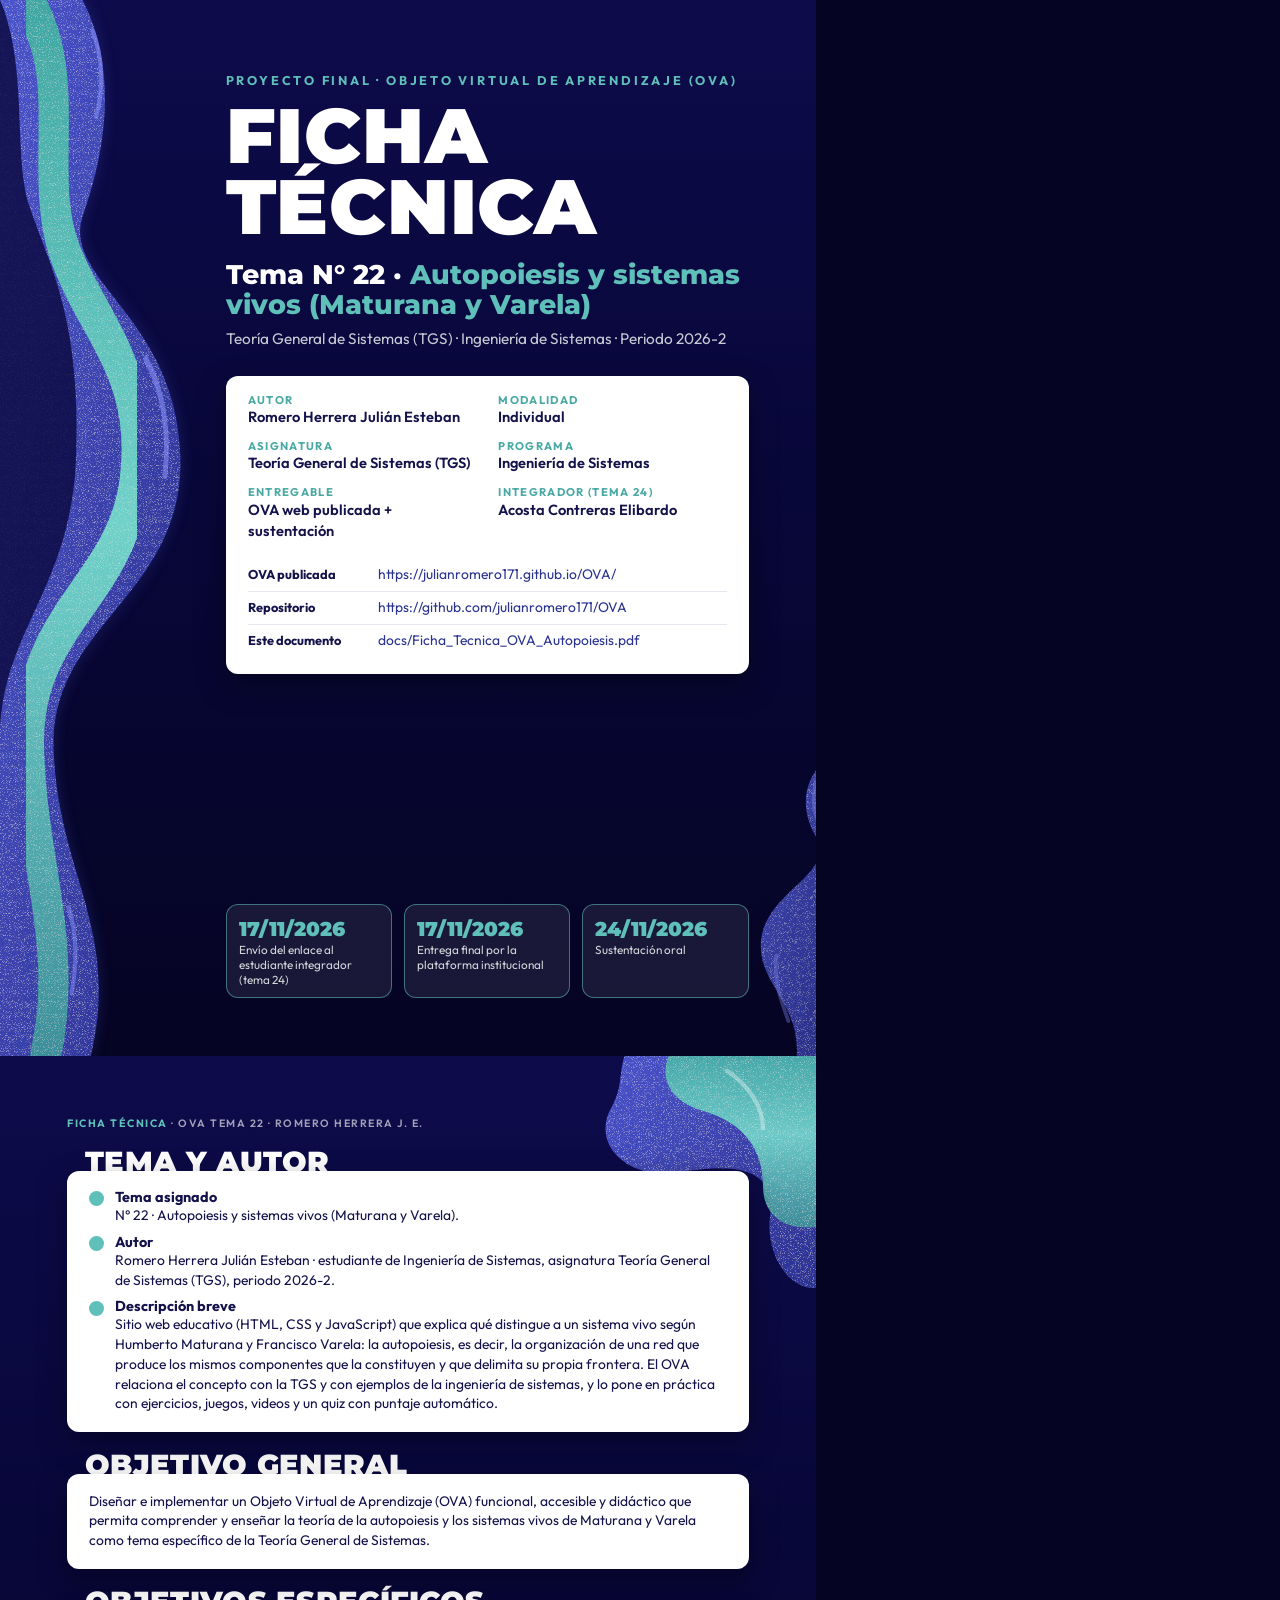
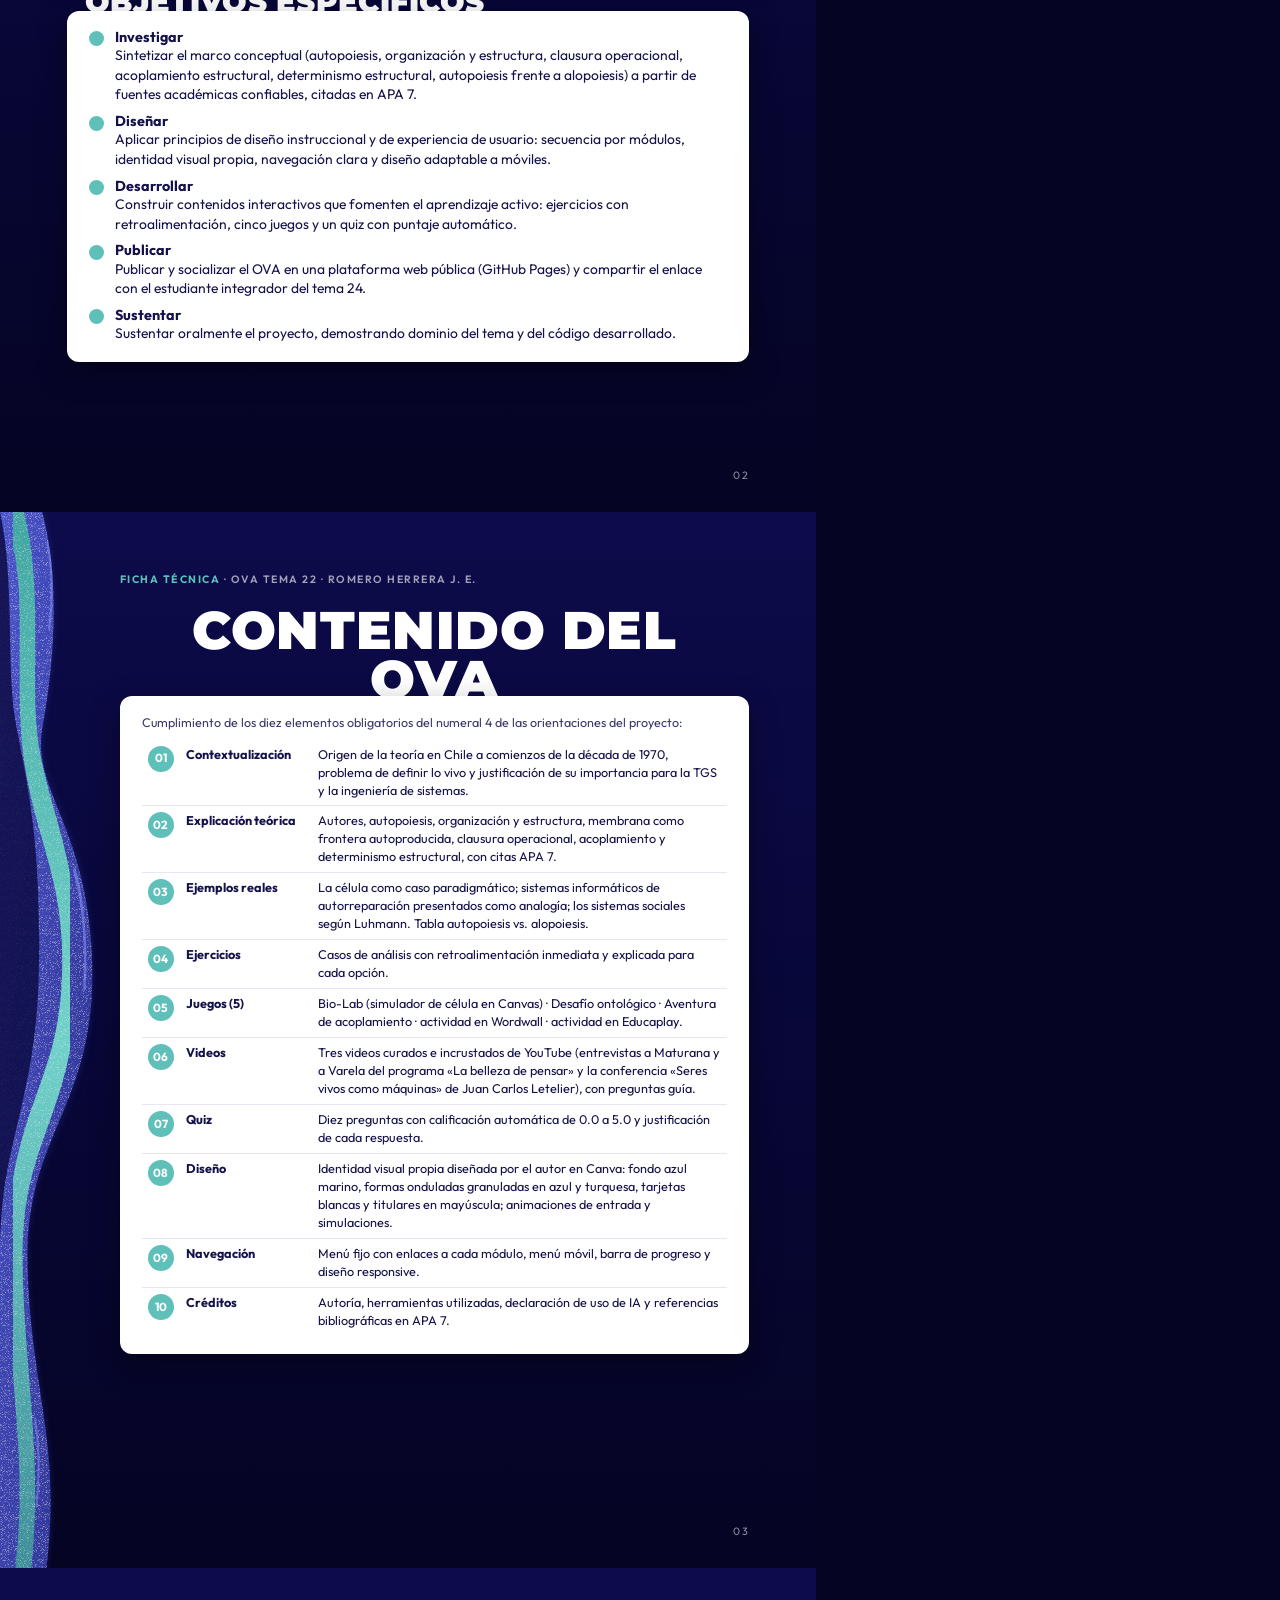
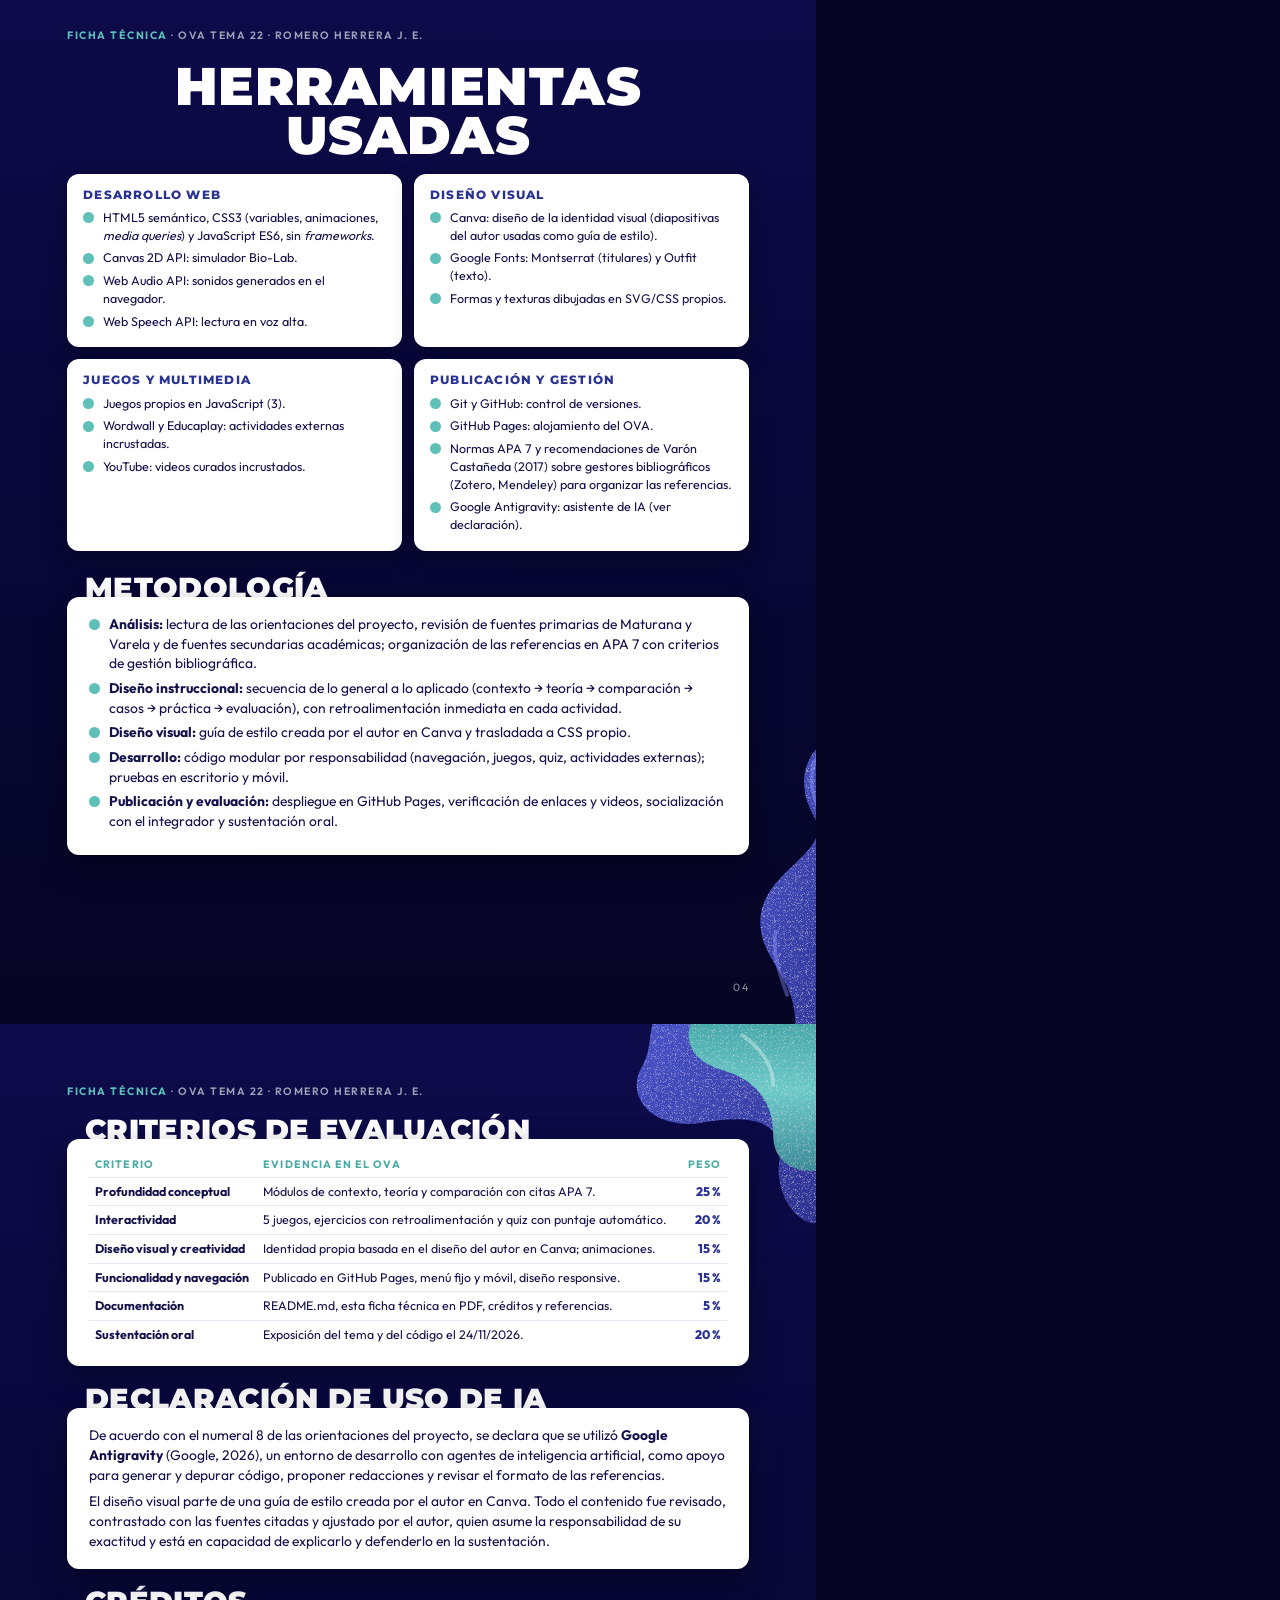
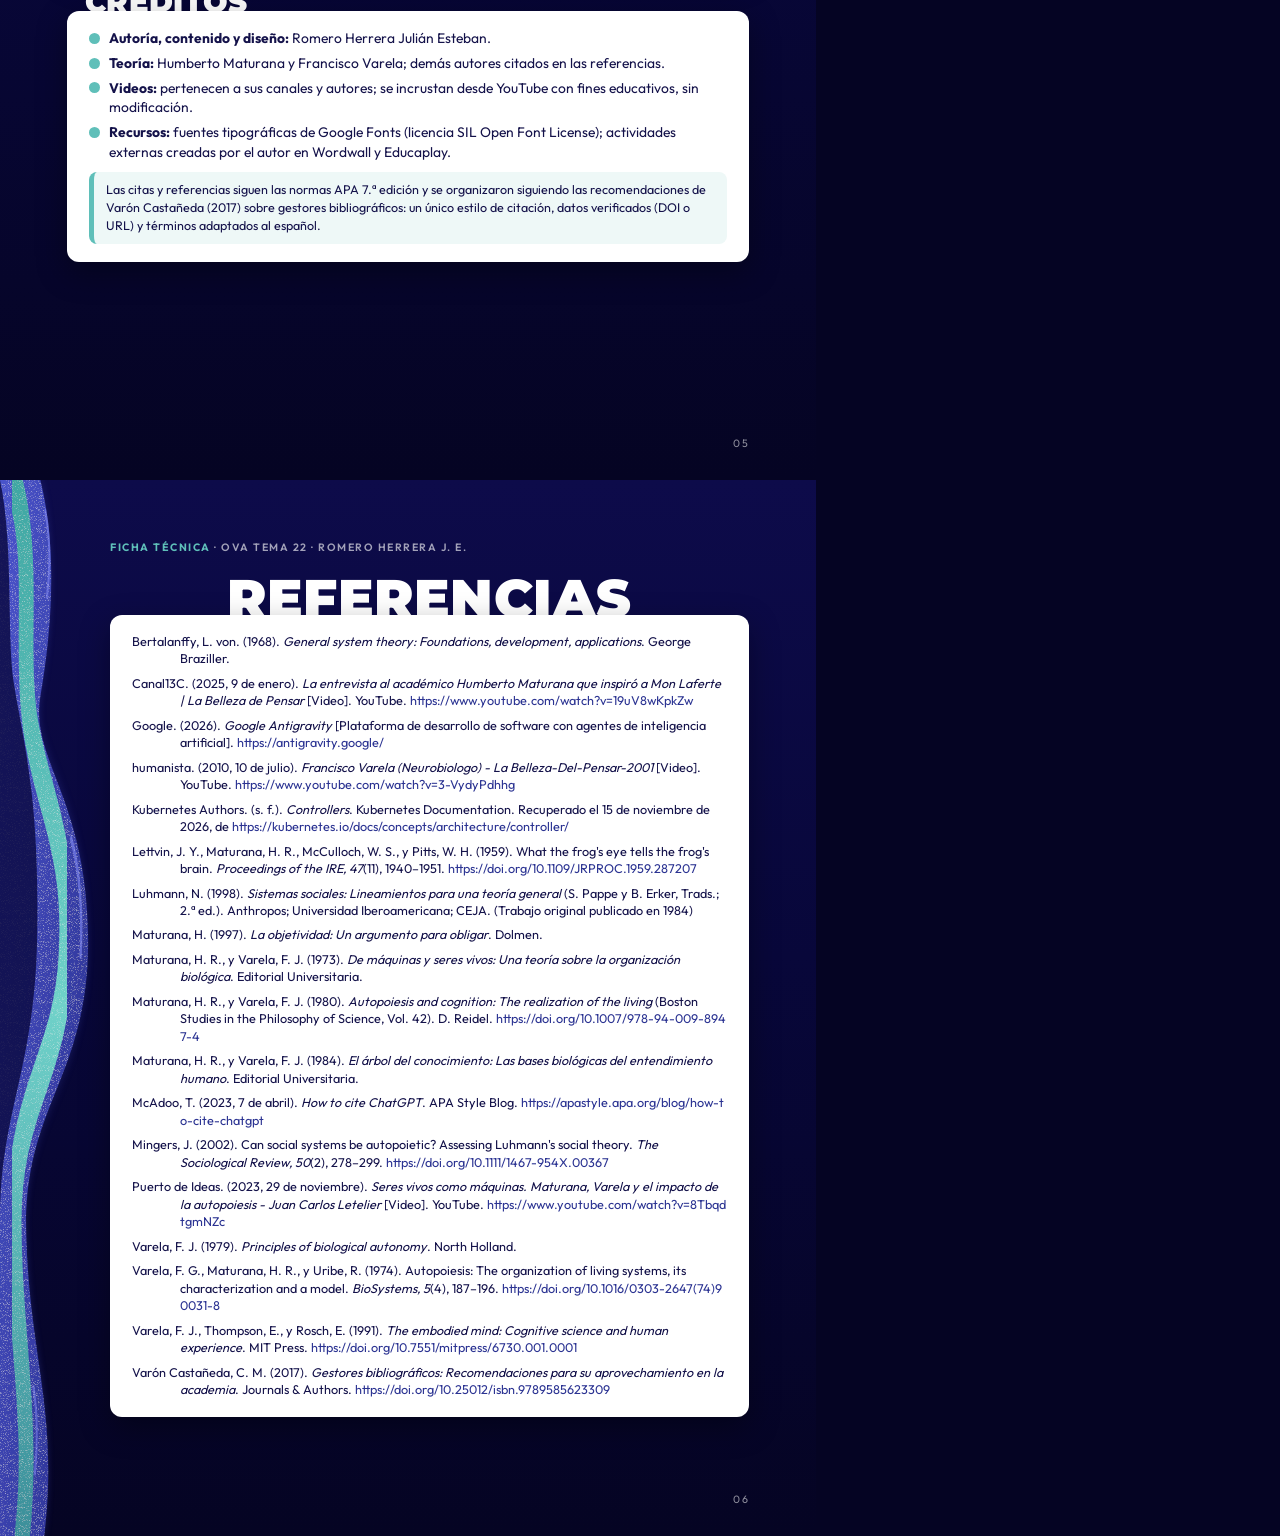
<file: docs/ficha_tecnica.html>
<!DOCTYPE html>
<html lang="es">
<head>
<meta charset="UTF-8">
<title>Ficha técnica · Autopoiesis y sistemas vivos (Maturana y Varela)</title>
<meta name="author" content="Romero Herrera Julián Esteban">
<link rel="preconnect" href="https://fonts.googleapis.com">
<link rel="preconnect" href="https://fonts.gstatic.com" crossorigin>
<link href="https://fonts.googleapis.com/css2?family=Montserrat:wght@700;800;900&family=Outfit:wght@400;500;600;700&display=swap" rel="stylesheet">
<style>
  @page { size: Letter; margin: 0; }
  :root {
    --navy-1: #0d0b4a; --navy-2: #050423; --ink: #14124a; --ink-soft: #3b3a6b;
    --blue: #3b45b8; --blue-2: #2b3392; --teal: #5fbfb9; --teal-2: #49a9a3; --white: #ffffff;
  }
  * { box-sizing: border-box; -webkit-print-color-adjust: exact; print-color-adjust: exact; }
  html, body { margin: 0; padding: 0; background: var(--navy-2); }
  body { font-family: "Outfit", "Segoe UI", Arial, sans-serif; color: var(--ink); font-size: 10.4pt; line-height: 1.42; }

  .page {
    position: relative; width: 8.5in; height: 11in; overflow: hidden;
    background: linear-gradient(180deg, var(--navy-1) 0%, #08073a 45%, var(--navy-2) 100%);
    padding: 0.62in 0.7in 0.55in; page-break-after: always; break-after: page;
  }
  .page:last-child { page-break-after: auto; break-after: auto; }
  .blob { position: absolute; z-index: 0; pointer-events: none; }
  .content { position: relative; z-index: 2; height: 100%; display: flex; flex-direction: column; }

  /* Encabezado de página */
  .runhead { display: flex; justify-content: space-between; color: rgba(255,255,255,.62); font-size: 8pt; letter-spacing: .14em; text-transform: uppercase; font-weight: 600; margin-bottom: 18px; }
  .runhead b { color: var(--teal); font-weight: 700; }
  .folio { position: absolute; bottom: -0.25in; right: 0; color: rgba(255,255,255,.55); font-size: 8pt; letter-spacing: .12em; }

  /* Títulos estilo Canva: muy pesados, blancos, en mayúsculas, montados sobre la tarjeta */
  .h-xl, .h-lg, .h-md { font-family: "Montserrat", Arial Black, sans-serif; font-weight: 900; color: var(--white); text-transform: uppercase; margin: 0; line-height: .92; letter-spacing: .01em; position: relative; z-index: 1; }
  .h-lg { font-size: 40pt; text-align: center; margin-bottom: -7px; }
  .h-md { font-size: 22pt; margin-bottom: -5px; padding-left: 18px; }
  .h-md.center { text-align: center; padding-left: 0; }

  .card { position: relative; z-index: 2; background: var(--white); border-radius: 12px; padding: 18px 22px; box-shadow: 0 10px 30px rgba(0,0,0,.35); }
  .card + .h-md, .card + .h-lg { margin-top: 20px; }
  .card p { margin: 0 0 7px; }
  .card p:last-child { margin-bottom: 0; }
  .grid2 { display: grid; grid-template-columns: 1fr 1fr; gap: 16px; }
  .stack > * + * { margin-top: 14px; }

  /* Viñetas: puntos turquesa */
  ul.dots { list-style: none; margin: 0; padding: 0; }
  ul.dots > li { position: relative; padding-left: 26px; margin-bottom: 8px; }
  ul.dots > li:last-child { margin-bottom: 0; }
  ul.dots > li::before { content: ""; position: absolute; left: 0; top: .18em; width: 15px; height: 15px; border-radius: 50%; background: var(--teal); }
  ul.dots.sm > li { padding-left: 20px; margin-bottom: 5px; }
  ul.dots.sm > li::before { width: 11px; height: 11px; top: .26em; }
  .lbl { display: block; font-weight: 700; color: var(--ink); font-size: 10.8pt; line-height: 1.2; }
  .muted { color: var(--ink-soft); }
  a { color: var(--blue-2); text-decoration: none; word-break: break-all; }

  /* PORTADA */
  .cover { padding: 0.75in 0.7in 0.6in 2.35in; }
  .cover .kicker { color: var(--teal); font-weight: 700; letter-spacing: .22em; font-size: 9.5pt; text-transform: uppercase; }
  .cover .h-xl { font-size: 58pt; margin-top: 10px; }
  .cover .h-xl span { display: block; }
  .cover .title { margin-top: 18px; color: var(--white); font-family: "Montserrat", sans-serif; font-weight: 800; font-size: 20pt; line-height: 1.12; }
  .cover .title em { font-style: normal; color: var(--teal); }
  .cover .sub { color: rgba(255,255,255,.78); font-size: 11.5pt; margin-top: 8px; }
  .cover .card { margin-top: 26px; }
  .meta { display: grid; grid-template-columns: 1fr 1fr; gap: 12px 22px; }
  .meta .lbl { font-size: 8.4pt; letter-spacing: .12em; text-transform: uppercase; color: var(--teal-2); }
  .meta .val { font-size: 11pt; font-weight: 600; color: var(--ink); }
  .links { margin-top: 18px; }
  .links .row { display: flex; gap: 10px; align-items: baseline; padding: 6px 0; border-top: 1px solid #e7e7f3; }
  .links .row:first-child { border-top: 0; }
  .links .k { min-width: 120px; font-weight: 700; font-size: 9.6pt; }
  .dates { margin-top: auto; display: grid; grid-template-columns: repeat(3, 1fr); gap: 12px; }
  .date { background: rgba(255,255,255,.08); border: 1.5px solid rgba(95,191,185,.55); border-radius: 12px; padding: 10px 12px; color: var(--white); }
  .date b { display: block; font-family: "Montserrat", sans-serif; font-weight: 900; font-size: 15pt; color: var(--teal); }
  .date span { font-size: 8.8pt; color: rgba(255,255,255,.82); line-height: 1.25; display: block; }

  /* Tabla de lineamientos */
  table.lin { width: 100%; border-collapse: collapse; font-size: 9.5pt; }
  table.lin td { padding: 6px 6px; vertical-align: top; border-top: 1px solid #e7e7f3; }
  table.lin tr:first-child td { border-top: 0; }
  table.lin td.n { width: 34px; }
  table.lin td.n span { display: inline-flex; width: 26px; height: 26px; border-radius: 50%; background: var(--teal); color: #fff; font-weight: 700; font-size: 8.8pt; align-items: center; justify-content: center; }
  table.lin td.t { width: 132px; font-weight: 700; }
  table.rub { width: 100%; border-collapse: collapse; font-size: 9.3pt; }
  table.rub th { text-align: left; font-size: 8pt; letter-spacing: .1em; text-transform: uppercase; color: var(--teal-2); padding: 0 6px 5px; }
  table.rub td { padding: 5px 6px; border-top: 1px solid #e7e7f3; vertical-align: top; }
  table.rub td.w { font-weight: 800; color: var(--blue-2); text-align: right; width: 48px; }

  .tools { display: grid; grid-template-columns: 1fr 1fr; gap: 12px; }
  .tool { background: var(--white); border-radius: 12px; padding: 12px 16px; box-shadow: 0 8px 22px rgba(0,0,0,.3); }
  .tool h4 { margin: 0 0 6px; font-family: "Montserrat", sans-serif; font-weight: 800; font-size: 9pt; letter-spacing: .1em; text-transform: uppercase; color: var(--blue-2); }
  .tool ul.dots.sm li { font-size: 9.4pt; }

  .note { background: #eef8f7; border-left: 5px solid var(--teal); border-radius: 8px; padding: 9px 12px; font-size: 9.4pt; }

  /* Referencias APA 7: orden alfabético y sangría francesa */
  .refs p { margin: 0 0 7px; padding-left: 0.5in; text-indent: -0.5in; font-size: 9.5pt; line-height: 1.38; }
  .refs p:last-child { margin-bottom: 0; }
  .refs a { color: var(--blue-2); word-break: break-all; }
</style>
</head>
<body>

<!-- Definiciones SVG compartidas: degradados y textura granulada de las formas onduladas -->
<svg width="0" height="0" style="position:absolute" aria-hidden="true">
  <defs>
    <linearGradient id="gBlue" x1="0" y1="0" x2="1" y2="1">
      <stop offset="0" stop-color="#4a54cc"/><stop offset="1" stop-color="#2a2f8f"/>
    </linearGradient>
    <linearGradient id="gTeal" x1="0" y1="0" x2="0" y2="1">
      <stop offset="0" stop-color="#3fa7a3"/><stop offset=".5" stop-color="#6fd1c9"/><stop offset="1" stop-color="#3b8f9a"/>
    </linearGradient>
    <filter id="grain" x="0" y="0" width="100%" height="100%">
      <feTurbulence type="fractalNoise" baseFrequency="1.15" numOctaves="1" seed="7" result="noise"/>
      <feColorMatrix in="noise" type="matrix" values="0 0 0 0 1  0 0 0 0 1  0 0 0 0 1  3.2 0 0 0 -1.75" result="speck"/>
      <feComposite in="speck" in2="SourceGraphic" operator="in" result="speckIn"/>
      <feComponentTransfer in="speckIn" result="speckSoft"><feFuncA type="linear" slope=".42"/></feComponentTransfer>
      <feMerge><feMergeNode in="SourceGraphic"/><feMergeNode in="speckSoft"/></feMerge>
    </filter>
    <filter id="glow" x="-20%" y="-20%" width="140%" height="140%">
      <feGaussianBlur stdDeviation="9"/>
    </filter>
    <!-- Cinta ondulada vertical (portada / borde izquierdo) -->
    <symbol id="ribbon" viewBox="0 0 300 1000" preserveAspectRatio="none">
      <path d="M0,0 L120,0 C175,70 150,150 120,205 C90,265 255,300 262,430 C270,565 70,590 78,712 C86,830 175,880 132,1000 L0,1000 Z" fill="#3b45b8" opacity=".35" filter="url(#glow)"/>
      <path d="M0,0 L120,0 C175,70 150,150 120,205 C90,265 255,300 262,430 C270,565 70,590 78,712 C86,830 175,880 132,1000 L0,1000 Z" fill="url(#gBlue)" filter="url(#grain)"/>
      <path d="M38,0 C112,70 52,165 95,240 C135,310 215,350 196,455 C178,560 40,585 42,705 C44,815 102,895 66,1000" fill="none" stroke="url(#gTeal)" stroke-width="44" stroke-linecap="round" filter="url(#grain)"/>
      <path d="M0,0 C40,60 20,140 40,190 C70,250 120,300 110,440 C100,560 0,600 0,700 L0,1000 L0,0 Z" fill="#0b0a44" opacity=".85"/>
      <path d="M212,340 C238,370 246,410 240,450" fill="none" stroke="#8d96ff" stroke-width="7" stroke-linecap="round" opacity=".55"/>
      <path d="M135,30 C150,55 150,85 140,110" fill="none" stroke="#8d96ff" stroke-width="6" stroke-linecap="round" opacity=".5"/>
      <path d="M100,860 C112,885 112,915 104,940" fill="none" stroke="#8d96ff" stroke-width="6" stroke-linecap="round" opacity=".45"/>
    </symbol>
    <!-- Forma orgánica de esquina -->
    <symbol id="corner" viewBox="0 0 400 400">
      <path d="M120,0 L400,0 L400,330 C350,370 300,300 310,240 C320,170 250,170 190,180 C110,195 60,140 90,90 C110,55 95,25 120,0 Z" fill="url(#gBlue)" filter="url(#grain)"/>
      <path d="M180,0 C150,40 165,80 215,95 C275,112 300,150 300,200 C300,250 345,270 400,250 L400,0 Z" fill="url(#gTeal)" filter="url(#grain)" opacity=".95"/>
      <path d="M250,40 C280,60 300,90 300,120" fill="none" stroke="#ffffff" stroke-width="6" stroke-linecap="round" opacity=".35"/>
    </symbol>
    <!-- Ola inferior -->
    <symbol id="wave" viewBox="0 0 400 600">
      <path d="M400,0 C330,20 300,90 340,160 C380,230 250,260 240,350 C230,440 330,470 300,600 L400,600 Z" fill="url(#gBlue)" filter="url(#grain)"/>
      <path d="M352,40 C320,90 345,140 360,170" fill="none" stroke="#8d96ff" stroke-width="7" stroke-linecap="round" opacity=".45"/>
      <path d="M268,380 C262,430 280,470 290,500" fill="none" stroke="#8d96ff" stroke-width="7" stroke-linecap="round" opacity=".4"/>
    </symbol>
  </defs>
</svg>

<!-- ============ PÁGINA 1 · PORTADA ============ -->
<section class="page cover">
  <svg class="blob" style="left:0;top:0;width:2.15in;height:11in"><use href="#ribbon"/></svg>
  <svg class="blob" style="right:-0.35in;bottom:-0.2in;width:2.3in;height:3.4in;opacity:.85"><use href="#wave"/></svg>
  <div class="content">
    <div class="kicker">Proyecto final · Objeto Virtual de Aprendizaje (OVA)</div>
    <h1 class="h-xl"><span>Ficha</span><span>técnica</span></h1>
    <div class="title">Tema N° 22 · <em>Autopoiesis y sistemas vivos (Maturana y Varela)</em></div>
    <div class="sub">Teoría General de Sistemas (TGS) · Ingeniería de Sistemas · Periodo 2026-2</div>

    <div class="card">
      <div class="meta">
        <div><span class="lbl">Autor</span><div class="val">Romero Herrera Julián Esteban</div></div>
        <div><span class="lbl">Modalidad</span><div class="val">Individual</div></div>
        <div><span class="lbl">Asignatura</span><div class="val">Teoría General de Sistemas (TGS)</div></div>
        <div><span class="lbl">Programa</span><div class="val">Ingeniería de Sistemas</div></div>
        <div><span class="lbl">Entregable</span><div class="val">OVA web publicada + sustentación</div></div>
        <div><span class="lbl">Integrador (tema 24)</span><div class="val">Acosta Contreras Elibardo</div></div>
      </div>
      <div class="links">
        <div class="row"><span class="k">OVA publicada</span><a href="https://julianromero171.github.io/OVA/">https://julianromero171.github.io/OVA/</a></div>
        <div class="row"><span class="k">Repositorio</span><a href="https://github.com/julianromero171/OVA">https://github.com/julianromero171/OVA</a></div>
        <div class="row"><span class="k">Este documento</span><a href="https://github.com/julianromero171/OVA/blob/main/docs/Ficha_Tecnica_OVA_Autopoiesis.pdf">docs/Ficha_Tecnica_OVA_Autopoiesis.pdf</a></div>
      </div>
    </div>

    <div class="dates">
      <div class="date"><b>17/11/2026</b><span>Envío del enlace al estudiante integrador (tema 24)</span></div>
      <div class="date"><b>17/11/2026</b><span>Entrega final por la plataforma institucional</span></div>
      <div class="date"><b>24/11/2026</b><span>Sustentación oral</span></div>
    </div>
  </div>
</section>

<!-- ============ PÁGINA 2 · TEMA, AUTOR Y OBJETIVOS ============ -->
<section class="page">
  <svg class="blob" style="right:-0.2in;top:-0.15in;width:3in;height:3in"><use href="#corner"/></svg>
  <div class="content">
    <div class="runhead"><span><b>Ficha técnica</b> · OVA Tema 22 · Romero Herrera J. E.</span></div>

    <h2 class="h-md">Tema y autor</h2>
    <div class="card">
      <ul class="dots">
        <li><span class="lbl">Tema asignado</span>N° 22 · Autopoiesis y sistemas vivos (Maturana y Varela).</li>
        <li><span class="lbl">Autor</span>Romero Herrera Julián Esteban · estudiante de Ingeniería de Sistemas, asignatura Teoría General de Sistemas (TGS), periodo 2026-2.</li>
        <li><span class="lbl">Descripción breve</span>Sitio web educativo (HTML, CSS y JavaScript) que explica qué distingue a un sistema vivo según Humberto Maturana y Francisco Varela: la autopoiesis, es decir, la organización de una red que produce los mismos componentes que la constituyen y que delimita su propia frontera. El OVA relaciona el concepto con la TGS y con ejemplos de la ingeniería de sistemas, y lo pone en práctica con ejercicios, juegos, videos y un quiz con puntaje automático.</li>
      </ul>
    </div>

    <h2 class="h-md">Objetivo general</h2>
    <div class="card">
      <p>Diseñar e implementar un Objeto Virtual de Aprendizaje (OVA) funcional, accesible y didáctico que permita comprender y enseñar la teoría de la autopoiesis y los sistemas vivos de Maturana y Varela como tema específico de la Teoría General de Sistemas.</p>
    </div>

    <h2 class="h-md">Objetivos específicos</h2>
    <div class="card">
      <ul class="dots">
        <li><span class="lbl">Investigar</span>Sintetizar el marco conceptual (autopoiesis, organización y estructura, clausura operacional, acoplamiento estructural, determinismo estructural, autopoiesis frente a alopoiesis) a partir de fuentes académicas confiables, citadas en APA 7.</li>
        <li><span class="lbl">Diseñar</span>Aplicar principios de diseño instruccional y de experiencia de usuario: secuencia por módulos, identidad visual propia, navegación clara y diseño adaptable a móviles.</li>
        <li><span class="lbl">Desarrollar</span>Construir contenidos interactivos que fomenten el aprendizaje activo: ejercicios con retroalimentación, cinco juegos y un quiz con puntaje automático.</li>
        <li><span class="lbl">Publicar</span>Publicar y socializar el OVA en una plataforma web pública (GitHub Pages) y compartir el enlace con el estudiante integrador del tema 24.</li>
        <li><span class="lbl">Sustentar</span>Sustentar oralmente el proyecto, demostrando dominio del tema y del código desarrollado.</li>
      </ul>
    </div>
    <div class="folio">02</div>
  </div>
</section>

<!-- ============ PÁGINA 3 · LINEAMIENTOS ============ -->
<section class="page">
  <svg class="blob" style="left:0;top:0;width:1.1in;height:11in"><use href="#ribbon"/></svg>
  <div class="content" style="padding-left:0.55in">
    <div class="runhead"><span><b>Ficha técnica</b> · OVA Tema 22 · Romero Herrera J. E.</span></div>
    <h2 class="h-lg">Contenido del OVA</h2>
    <div class="card">
      <p class="muted" style="font-size:9.4pt;margin-bottom:8px">Cumplimiento de los diez elementos obligatorios del numeral 4 de las orientaciones del proyecto:</p>
      <table class="lin">
        <tr><td class="n"><span>01</span></td><td class="t">Contextualización</td><td>Origen de la teoría en Chile a comienzos de la década de 1970, problema de definir lo vivo y justificación de su importancia para la TGS y la ingeniería de sistemas.</td></tr>
        <tr><td class="n"><span>02</span></td><td class="t">Explicación teórica</td><td>Autores, autopoiesis, organización y estructura, membrana como frontera autoproducida, clausura operacional, acoplamiento y determinismo estructural, con citas APA 7.</td></tr>
        <tr><td class="n"><span>03</span></td><td class="t">Ejemplos reales</td><td>La célula como caso paradigmático; sistemas informáticos de autorreparación presentados como analogía; los sistemas sociales según Luhmann. Tabla autopoiesis vs. alopoiesis.</td></tr>
        <tr><td class="n"><span>04</span></td><td class="t">Ejercicios</td><td>Casos de análisis con retroalimentación inmediata y explicada para cada opción.</td></tr>
        <tr><td class="n"><span>05</span></td><td class="t">Juegos (5)</td><td>Bio-Lab (simulador de célula en Canvas) · Desafío ontológico · Aventura de acoplamiento · actividad en Wordwall · actividad en Educaplay.</td></tr>
        <tr><td class="n"><span>06</span></td><td class="t">Videos</td><td>Tres videos curados e incrustados de YouTube (entrevistas a Maturana y a Varela del programa «La belleza de pensar» y la conferencia «Seres vivos como máquinas» de Juan Carlos Letelier), con preguntas guía.</td></tr>
        <tr><td class="n"><span>07</span></td><td class="t">Quiz</td><td>Diez preguntas con calificación automática de 0.0 a 5.0 y justificación de cada respuesta.</td></tr>
        <tr><td class="n"><span>08</span></td><td class="t">Diseño</td><td>Identidad visual propia diseñada por el autor en Canva: fondo azul marino, formas onduladas granuladas en azul y turquesa, tarjetas blancas y titulares en mayúscula; animaciones de entrada y simulaciones.</td></tr>
        <tr><td class="n"><span>09</span></td><td class="t">Navegación</td><td>Menú fijo con enlaces a cada módulo, menú móvil, barra de progreso y diseño responsive.</td></tr>
        <tr><td class="n"><span>10</span></td><td class="t">Créditos</td><td>Autoría, herramientas utilizadas, declaración de uso de IA y referencias bibliográficas en APA 7.</td></tr>
      </table>
    </div>
    <div class="folio">03</div>
  </div>
</section>

<!-- ============ PÁGINA 4 · HERRAMIENTAS Y METODOLOGÍA ============ -->
<section class="page">
  <svg class="blob" style="right:-0.3in;bottom:-0.25in;width:2.2in;height:3.3in"><use href="#wave"/></svg>
  <div class="content">
    <div class="runhead"><span><b>Ficha técnica</b> · OVA Tema 22 · Romero Herrera J. E.</span></div>
    <h2 class="h-lg">Herramientas usadas</h2>
    <div class="tools" style="margin-top:22px">
      <div class="tool"><h4>Desarrollo web</h4><ul class="dots sm">
        <li>HTML5 semántico, CSS3 (variables, animaciones, <em>media queries</em>) y JavaScript ES6, sin <em>frameworks</em>.</li>
        <li>Canvas 2D API: simulador Bio-Lab.</li>
        <li>Web Audio API: sonidos generados en el navegador.</li>
        <li>Web Speech API: lectura en voz alta.</li></ul></div>
      <div class="tool"><h4>Diseño visual</h4><ul class="dots sm">
        <li>Canva: diseño de la identidad visual (diapositivas del autor usadas como guía de estilo).</li>
        <li>Google Fonts: Montserrat (titulares) y Outfit (texto).</li>
        <li>Formas y texturas dibujadas en SVG/CSS propios.</li></ul></div>
      <div class="tool"><h4>Juegos y multimedia</h4><ul class="dots sm">
        <li>Juegos propios en JavaScript (3).</li>
        <li>Wordwall y Educaplay: actividades externas incrustadas.</li>
        <li>YouTube: videos curados incrustados.</li></ul></div>
      <div class="tool"><h4>Publicación y gestión</h4><ul class="dots sm">
        <li>Git y GitHub: control de versiones.</li>
        <li>GitHub Pages: alojamiento del OVA.</li>
        <li>Normas APA 7 y recomendaciones de Varón Castañeda (2017) sobre gestores bibliográficos (Zotero, Mendeley) para organizar las referencias.</li>
        <li>Google Antigravity: asistente de IA (ver declaración).</li></ul></div>
    </div>

    <h2 class="h-md" style="margin-top:24px">Metodología</h2>
    <div class="card">
      <ul class="dots sm">
        <li><b>Análisis:</b> lectura de las orientaciones del proyecto, revisión de fuentes primarias de Maturana y Varela y de fuentes secundarias académicas; organización de las referencias en APA 7 con criterios de gestión bibliográfica.</li>
        <li><b>Diseño instruccional:</b> secuencia de lo general a lo aplicado (contexto → teoría → comparación → casos → práctica → evaluación), con retroalimentación inmediata en cada actividad.</li>
        <li><b>Diseño visual:</b> guía de estilo creada por el autor en Canva y trasladada a CSS propio.</li>
        <li><b>Desarrollo:</b> código modular por responsabilidad (navegación, juegos, quiz, actividades externas); pruebas en escritorio y móvil.</li>
        <li><b>Publicación y evaluación:</b> despliegue en GitHub Pages, verificación de enlaces y videos, socialización con el integrador y sustentación oral.</li>
      </ul>
    </div>
    <div class="folio">04</div>
  </div>
</section>

<!-- ============ PÁGINA 5 · EVALUACIÓN, IA Y CRÉDITOS ============ -->
<section class="page">
  <svg class="blob" style="right:-0.2in;top:-0.15in;width:2.6in;height:2.6in"><use href="#corner"/></svg>
  <div class="content">
    <div class="runhead"><span><b>Ficha técnica</b> · OVA Tema 22 · Romero Herrera J. E.</span></div>
    <h2 class="h-md">Criterios de evaluación</h2>
    <div class="card">
      <table class="rub">
        <tr><th>Criterio</th><th>Evidencia en el OVA</th><th style="text-align:right">Peso</th></tr>
        <tr><td><b>Profundidad conceptual</b></td><td>Módulos de contexto, teoría y comparación con citas APA 7.</td><td class="w">25 %</td></tr>
        <tr><td><b>Interactividad</b></td><td>5 juegos, ejercicios con retroalimentación y quiz con puntaje automático.</td><td class="w">20 %</td></tr>
        <tr><td><b>Diseño visual y creatividad</b></td><td>Identidad propia basada en el diseño del autor en Canva; animaciones.</td><td class="w">15 %</td></tr>
        <tr><td><b>Funcionalidad y navegación</b></td><td>Publicado en GitHub Pages, menú fijo y móvil, diseño responsive.</td><td class="w">15 %</td></tr>
        <tr><td><b>Documentación</b></td><td>README.md, esta ficha técnica en PDF, créditos y referencias.</td><td class="w">5 %</td></tr>
        <tr><td><b>Sustentación oral</b></td><td>Exposición del tema y del código el 24/11/2026.</td><td class="w">20 %</td></tr>
      </table>
    </div>

    <h2 class="h-md">Declaración de uso de IA</h2>
    <div class="card">
      <p>De acuerdo con el numeral 8 de las orientaciones del proyecto, se declara que se utilizó <b>Google Antigravity</b> (Google, 2026), un entorno de desarrollo con agentes de inteligencia artificial, como apoyo para generar y depurar código, proponer redacciones y revisar el formato de las referencias.</p>
      <p>El diseño visual parte de una guía de estilo creada por el autor en Canva. Todo el contenido fue revisado, contrastado con las fuentes citadas y ajustado por el autor, quien asume la responsabilidad de su exactitud y está en capacidad de explicarlo y defenderlo en la sustentación.</p>
    </div>

    <h2 class="h-md">Créditos</h2>
    <div class="card">
      <ul class="dots sm">
        <li><b>Autoría, contenido y diseño:</b> Romero Herrera Julián Esteban.</li>
        <li><b>Teoría:</b> Humberto Maturana y Francisco Varela; demás autores citados en las referencias.</li>
        <li><b>Videos:</b> pertenecen a sus canales y autores; se incrustan desde YouTube con fines educativos, sin modificación.</li>
        <li><b>Recursos:</b> fuentes tipográficas de Google Fonts (licencia SIL Open Font License); actividades externas creadas por el autor en Wordwall y Educaplay.</li>
      </ul>
      <div class="note" style="margin-top:10px">Las citas y referencias siguen las normas APA 7.ª edición y se organizaron siguiendo las recomendaciones de Varón Castañeda (2017) sobre gestores bibliográficos: un único estilo de citación, datos verificados (DOI o URL) y términos adaptados al español.</div>
    </div>
    <div class="folio">05</div>
  </div>
</section>

<!-- ============ PÁGINA 6 · REFERENCIAS ============ -->
<section class="page">
  <svg class="blob" style="left:0;top:0;width:1.05in;height:11in"><use href="#ribbon"/></svg>
  <div class="content" style="padding-left:0.45in">
    <div class="runhead"><span><b>Ficha técnica</b> · OVA Tema 22 · Romero Herrera J. E.</span></div>
    <h2 class="h-lg">Referencias</h2>
    <div class="card refs">
<!--REFS-->
      <p>Bertalanffy, L. von. (1968). <em>General system theory: Foundations, development, applications</em>. George Braziller.</p>
      <p>Canal13C. (2025, 9 de enero). <em>La entrevista al académico Humberto Maturana que inspiró a Mon Laferte | La Belleza de Pensar</em> [Video]. YouTube. <a href="https://www.youtube.com/watch?v=19uV8wKpkZw">https://www.youtube.com/watch?v=19uV8wKpkZw</a></p>
      <p>Google. (2026). <em>Google Antigravity</em> [Plataforma de desarrollo de software con agentes de inteligencia artificial]. <a href="https://antigravity.google/">https://antigravity.google/</a></p>
      <p>humanista. (2010, 10 de julio). <em>Francisco Varela (Neurobiologo) - La Belleza-Del-Pensar-2001</em> [Video]. YouTube. <a href="https://www.youtube.com/watch?v=3-VydyPdhhg">https://www.youtube.com/watch?v=3-VydyPdhhg</a></p>
      <p>Kubernetes Authors. (s. f.). <em>Controllers</em>. Kubernetes Documentation. Recuperado el 15 de noviembre de 2026, de <a href="https://kubernetes.io/docs/concepts/architecture/controller/">https://kubernetes.io/docs/concepts/architecture/controller/</a></p>
      <p>Lettvin, J. Y., Maturana, H. R., McCulloch, W. S., y Pitts, W. H. (1959). What the frog's eye tells the frog's brain. <em>Proceedings of the IRE, 47</em>(11), 1940–1951. <a href="https://doi.org/10.1109/JRPROC.1959.287207">https://doi.org/10.1109/JRPROC.1959.287207</a></p>
      <p>Luhmann, N. (1998). <em>Sistemas sociales: Lineamientos para una teoría general</em> (S. Pappe y B. Erker, Trads.; 2.ª ed.). Anthropos; Universidad Iberoamericana; CEJA. (Trabajo original publicado en 1984)</p>
      <p>Maturana, H. (1997). <em>La objetividad: Un argumento para obligar</em>. Dolmen.</p>
      <p>Maturana, H. R., y Varela, F. J. (1973). <em>De máquinas y seres vivos: Una teoría sobre la organización biológica</em>. Editorial Universitaria.</p>
      <p>Maturana, H. R., y Varela, F. J. (1980). <em>Autopoiesis and cognition: The realization of the living</em> (Boston Studies in the Philosophy of Science, Vol. 42). D. Reidel. <a href="https://doi.org/10.1007/978-94-009-8947-4">https://doi.org/10.1007/978-94-009-8947-4</a></p>
      <p>Maturana, H. R., y Varela, F. J. (1984). <em>El árbol del conocimiento: Las bases biológicas del entendimiento humano</em>. Editorial Universitaria.</p>
      <p>McAdoo, T. (2023, 7 de abril). <em>How to cite ChatGPT</em>. APA Style Blog. <a href="https://apastyle.apa.org/blog/how-to-cite-chatgpt">https://apastyle.apa.org/blog/how-to-cite-chatgpt</a></p>
      <p>Mingers, J. (2002). Can social systems be autopoietic? Assessing Luhmann's social theory. <em>The Sociological Review, 50</em>(2), 278–299. <a href="https://doi.org/10.1111/1467-954X.00367">https://doi.org/10.1111/1467-954X.00367</a></p>
      <p>Puerto de Ideas. (2023, 29 de noviembre). <em>Seres vivos como máquinas. Maturana, Varela y el impacto de la autopoiesis - Juan Carlos Letelier</em> [Video]. YouTube. <a href="https://www.youtube.com/watch?v=8TbqdtgmNZc">https://www.youtube.com/watch?v=8TbqdtgmNZc</a></p>
      <p>Varela, F. J. (1979). <em>Principles of biological autonomy</em>. North Holland.</p>
      <p>Varela, F. G., Maturana, H. R., y Uribe, R. (1974). Autopoiesis: The organization of living systems, its characterization and a model. <em>BioSystems, 5</em>(4), 187–196. <a href="https://doi.org/10.1016/0303-2647(74)90031-8">https://doi.org/10.1016/0303-2647(74)90031-8</a></p>
      <p>Varela, F. J., Thompson, E., y Rosch, E. (1991). <em>The embodied mind: Cognitive science and human experience</em>. MIT Press. <a href="https://doi.org/10.7551/mitpress/6730.001.0001">https://doi.org/10.7551/mitpress/6730.001.0001</a></p>
      <p>Varón Castañeda, C. M. (2017). <em>Gestores bibliográficos: Recomendaciones para su aprovechamiento en la academia</em>. Journals &amp; Authors. <a href="https://doi.org/10.25012/isbn.9789585623309">https://doi.org/10.25012/isbn.9789585623309</a></p>
<!--/REFS-->
    </div>
    <div class="folio">06</div>
  </div>
</section>

</body>
</html>
</file>
<file: css/styles.css>
﻿/* ==========================================================================
   Autopoiesis y sistemas vivos (Maturana y Varela)
   OVA · Teoría General de Sistemas · 2026-2 · Romero Herrera Julián Esteban
   Estilo propio "Navy & Blob": basado en las diapositivas Canva del autor —
   degradado azul noche, formas orgánicas granuladas azul rey / aguamarina,
   tarjetas blancas y titulares gigantes en mayúsculas que se superponen.
   ========================================================================== */

:root {
  /* Paleta del autor */
  --navy-top: #100c4f;
  --navy-mid: #0a0735;
  --navy-bottom: #020110;
  --royal: #3a45b5;
  --royal-light: #5a66d8;
  --periwinkle: #8e98ff;
  --teal: #5ec8c0;
  --teal-deep: #2f9d95;
  --teal-ink: #1d7a73;
  --ink: #16125a;
  --ink-soft: #403d7a;
  --ink-muted: #6b6996;
  --paper: #ffffff;
  --paper-tint: #f1f2fb;
  --line: #e0e2f4;
  --danger: #d23f57;
  --amber: #e59a2b;

  /* Variables genéricas (contexto oscuro) usadas también por los JS */
  --text-primary: #ffffff;
  --text-secondary: #d9dbf7;
  --text-muted: #a9acdc;
  --accent-bio: var(--teal);
  --accent-bio-light: var(--teal);
  --accent-cyan: var(--periwinkle);
  --accent-purple: #b5a8ff;
  --accent-amber: var(--amber);
  --accent-danger: #ff7a8d;
  --bg-tertiary: rgba(255, 255, 255, 0.07);
  --bg-secondary: rgba(255, 255, 255, 0.04);
  --border-color: rgba(255, 255, 255, 0.16);

  --font-display: 'Montserrat', 'Arial Black', system-ui, sans-serif;
  --font-sans: 'Outfit', system-ui, -apple-system, 'Segoe UI', sans-serif;
  --font-mono: 'Montserrat', system-ui, sans-serif;

  --radius-sm: 8px;
  --radius-md: 10px;
  --radius-lg: 14px;
  --radius-full: 999px;

  --shadow-card: 0 18px 40px -18px rgba(0, 0, 0, 0.55);
  --ease: cubic-bezier(0.22, 0.8, 0.3, 1);
}

/* Superficies blancas: re-mapeo de variables para que los textos generados
   por JS (que usan var(--text-*) y var(--accent-*)) se lean sobre blanco. */
.paper,
.swipe-card,
.scenario-box,
.modal-cert {
  --text-primary: var(--ink);
  --text-secondary: var(--ink-soft);
  --text-muted: var(--ink-muted);
  --accent-bio: var(--teal-deep);
  --accent-bio-light: var(--teal-ink);
  --accent-cyan: var(--royal);
  --accent-purple: #5b47c9;
  --accent-danger: var(--danger);
  --bg-tertiary: var(--paper-tint);
  --bg-secondary: var(--paper);
  --border-color: var(--line);
  color: var(--ink);
}

/* ---------- Reset ---------- */
*, *::before, *::after { box-sizing: border-box; margin: 0; padding: 0; }

html { scroll-behavior: smooth; font-size: 16px; scroll-padding-top: 84px; }

body {
  font-family: var(--font-sans);
  color: var(--text-primary);
  line-height: 1.65;
  min-height: 100vh;
  background-color: var(--navy-bottom);
  background-image: linear-gradient(180deg, var(--navy-top) 0%, var(--navy-mid) 45%, var(--navy-bottom) 100%);
  background-attachment: fixed;
  overflow-x: hidden;
}

img, svg { max-width: 100%; }
a { color: inherit; }
strong { font-weight: 700; }

.svg-sprite { position: absolute; width: 0; height: 0; overflow: hidden; }

.sr-only {
  position: absolute; width: 1px; height: 1px; padding: 0; margin: -1px;
  overflow: hidden; clip: rect(0, 0, 0, 0); white-space: nowrap; border: 0;
}

.skip-link {
  position: absolute; left: 1rem; top: -60px; z-index: 3000;
  background: var(--teal); color: var(--ink); font-weight: 700;
  padding: 0.6rem 1rem; border-radius: var(--radius-md); text-decoration: none;
  transition: top 0.2s;
}
.skip-link:focus { top: 1rem; }

:focus-visible { outline: 3px solid var(--teal); outline-offset: 3px; border-radius: 6px; }

.container { width: 100%; max-width: 1200px; margin: 0 auto; padding: 0 1.5rem; position: relative; z-index: 2; }
.container.narrow { max-width: 920px; }

/* ---------- Barra de progreso ---------- */
#scroll-progress {
  position: fixed; top: 0; left: 0; height: 4px; width: 0%;
  background: linear-gradient(90deg, var(--teal), var(--royal-light));
  z-index: 1001; border-radius: 0 4px 4px 0;
}

/* ---------- Tarjeta blanca base ---------- */
.paper {
  background: var(--paper);
  border-radius: var(--radius-md);
  box-shadow: var(--shadow-card);
}

/* ---------- Puntos aguamarina ---------- */
.dot {
  display: inline-block; width: 0.7em; height: 0.7em; border-radius: 50%;
  background: var(--teal); flex-shrink: 0;
}

.dot-list { list-style: none; display: grid; gap: 0.9rem; }
.dot-list li { position: relative; padding-left: 2.1rem; line-height: 1.35; }
.dot-list li::before {
  content: ''; position: absolute; left: 0; top: 0.22em;
  width: 1.3rem; height: 1.3rem; border-radius: 50%; background: var(--teal);
}
.dot-list li strong { display: block; color: var(--ink); font-weight: 700; font-size: 1.02rem; }
.dot-list li span { color: var(--ink-soft); }
.dot-list-grid { grid-template-columns: 1fr 1fr; gap: 1rem 1.5rem; }
.dot-list-sm { gap: 0.55rem; }
.dot-list-sm li { padding-left: 1.5rem; font-size: 0.92rem; color: var(--ink-soft); }
.dot-list-sm li::before { width: 0.8rem; height: 0.8rem; top: 0.32em; }

/* ---------- Botones ---------- */
.btn {
  display: inline-flex; align-items: center; justify-content: center; gap: 0.5rem;
  padding: 0.85rem 1.6rem; border-radius: var(--radius-full);
  font-family: var(--font-display); font-weight: 800; font-size: 0.86rem;
  letter-spacing: 0.04em; text-transform: uppercase; text-decoration: none;
  cursor: pointer; border: 2px solid transparent;
  transition: transform 0.25s var(--ease), background 0.2s, color 0.2s, box-shadow 0.25s, border-color 0.2s;
}
.btn:hover { transform: translateY(-2px); }
.btn:disabled { opacity: 0.4; cursor: not-allowed; transform: none; }
.btn-sm { padding: 0.5rem 1rem; font-size: 0.74rem; }

.btn-teal { background: var(--teal); color: var(--ink); box-shadow: 0 8px 22px -8px rgba(94, 200, 192, 0.7); }
.btn-teal:hover { background: #79d8d0; box-shadow: 0 12px 26px -8px rgba(94, 200, 192, 0.85); }

.btn-outline { background: transparent; color: #fff; border-color: rgba(255, 255, 255, 0.75); }
.btn-outline:hover { background: #fff; color: var(--ink); }

.btn-ink { background: var(--ink); color: #fff; }
.btn-ink:hover { background: var(--royal); }

.btn-ghost { background: var(--paper-tint); color: var(--ink); border-color: var(--line); }
.btn-ghost:hover { border-color: var(--royal); }

/* ---------- Badges ---------- */
.badge {
  display: inline-flex; align-items: center; gap: 0.4rem;
  padding: 0.28rem 0.75rem; border-radius: var(--radius-full);
  font-family: var(--font-display); font-size: 0.68rem; font-weight: 800;
  letter-spacing: 0.08em; text-transform: uppercase;
  background: #dff4f2; color: var(--teal-ink);
}
.badge-blue, .badge-cyan { background: #e3e6fb; color: var(--royal); }
.badge-violet, .badge-purple { background: #ebe6ff; color: #5b47c9; }
.badge-amber { background: #fdf0dc; color: #9a5c00; }

/* ==========================================================================
   NAVBAR
   ========================================================================== */
.navbar {
  position: sticky; top: 0; z-index: 900;
  background: rgba(12, 9, 58, 0.86);
  backdrop-filter: blur(12px); -webkit-backdrop-filter: blur(12px);
  border-bottom: 1px solid rgba(255, 255, 255, 0.08);
  padding: 0.7rem 0;
}
.navbar .container { max-width: 1400px; }
.navbar-inner { display: flex; align-items: center; justify-content: space-between; gap: 1rem; }

.brand { display: flex; align-items: center; gap: 0.7rem; text-decoration: none; color: #fff; min-width: 0; }
.nav-logos { display: flex; align-items: center; gap: 0.45rem; flex-shrink: 0; }
.nav-logo-inst { height: 34px; width: auto; background: rgba(255, 255, 255, 0.96); padding: 3px 7px; border-radius: 6px; object-fit: contain; }
.nav-logo-prog { height: 36px; width: 36px; border-radius: 50%; object-fit: cover; border: 1.5px solid var(--teal); }
.brand-mark { width: 42px; height: 42px; flex-shrink: 0; animation: spinSlow 18s linear infinite; }
.brand-text { display: flex; flex-direction: column; line-height: 1.15; min-width: 0; }
.brand-title { font-family: var(--font-display); font-weight: 900; font-size: 0.88rem; letter-spacing: -0.01em; white-space: nowrap; }
.brand-sub { font-size: 0.72rem; color: var(--teal); font-weight: 600; white-space: nowrap; }

.nav-links { display: flex; align-items: center; gap: 0.15rem; list-style: none; }
.nav-link {
  position: relative; display: block; white-space: nowrap;
  color: rgba(255, 255, 255, 0.82); text-decoration: none;
  font-weight: 600; font-size: 0.88rem; padding: 0.45rem 0.5rem;
  transition: color 0.2s;
}
.nav-link::after {
  content: ''; position: absolute; left: 50%; bottom: -2px;
  width: 7px; height: 7px; border-radius: 50%; background: var(--teal);
  transform: translateX(-50%) scale(0); transition: transform 0.25s var(--ease);
}
.nav-link:hover, .nav-link.active { color: #fff; }
.nav-link:hover::after, .nav-link.active::after { transform: translateX(-50%) scale(1); }

.nav-actions { display: flex; align-items: center; gap: 0.45rem; flex-shrink: 0; }
.btn-icon {
  width: 38px; height: 38px; border-radius: 50%;
  border: 1.5px solid rgba(255, 255, 255, 0.35); background: transparent; color: #fff;
  display: inline-flex; align-items: center; justify-content: center;
  font-family: var(--font-display); font-weight: 800; font-size: 0.8rem; cursor: pointer;
  transition: background 0.2s, color 0.2s, border-color 0.2s;
}
.btn-icon:hover, .btn-icon[aria-pressed="true"] { background: var(--teal); color: var(--ink); border-color: var(--teal); }
.btn-mobile-menu { display: none; }
.nav-only-mobile { display: none; }

/* ==========================================================================
   BLOBS DECORATIVOS
   ========================================================================== */
.blob-deco { position: absolute; z-index: 1; pointer-events: none; will-change: transform; }
.blob-deco svg { display: block; width: 100%; height: 100%; overflow: visible; }

.blob-left { left: 0; }
.blob-right { right: 0; }
/* La onda está dibujada para el borde izquierdo; la esquina y la cinta, para el derecho */
.blob-right.blob-wave-pos svg,
.blob-left.blob-corner-pos svg,
.blob-left.blob-ribbon-pos svg { transform: scaleX(-1); }

.blob-wave-pos { top: 4rem; width: clamp(110px, 17vw, 250px); aspect-ratio: 300 / 600; animation: floatY 11s ease-in-out infinite; }
.blob-corner-pos { top: 0; width: clamp(150px, 24vw, 340px); aspect-ratio: 1; animation: floatTilt 13s ease-in-out infinite; }
.blob-ribbon-pos { bottom: 4.5rem; width: clamp(90px, 14vw, 200px); aspect-ratio: 260 / 520; animation: floatY 9s ease-in-out infinite reverse; }


.blob-hero-left { left: 0; top: 1rem; width: clamp(90px, 11vw, 165px); aspect-ratio: 300 / 600; animation: floatY 12s ease-in-out infinite; }
.blob-hero-corner { right: 0; top: 0; width: clamp(170px, 26vw, 380px); aspect-ratio: 1; animation: floatTilt 14s ease-in-out infinite; }

@keyframes floatY {
  0%, 100% { transform: translateY(0) scale(1); }
  50% { transform: translateY(-16px) scale(1.025); }
}
@keyframes floatTilt {
  0%, 100% { transform: rotate(0deg) translate(0, 0); }
  50% { transform: rotate(-2.5deg) translate(6px, -8px); }
}
@keyframes spinSlow { to { transform: rotate(360deg); } }

/* ==========================================================================
   HERO
   ========================================================================== */
.hero { position: relative; padding: 5rem 0 5.5rem; overflow: clip; }
.hero .container { padding-left: clamp(1.5rem, 7vw, 6.5rem); }
.hero-grid { display: grid; grid-template-columns: 1.15fr 0.85fr; gap: 3rem; align-items: center; }

.pill-tag {
  display: inline-flex; align-items: center; gap: 0.55rem;
  padding: 0.4rem 0.95rem; border-radius: var(--radius-full);
  border: 1.5px solid rgba(255, 255, 255, 0.3);
  font-family: var(--font-display); font-size: 0.72rem; font-weight: 800;
  letter-spacing: 0.1em; text-transform: uppercase; color: #fff; margin-bottom: 1.2rem;
}

.hero-title {
  font-family: var(--font-display); font-weight: 900;
  font-size: clamp(2.3rem, 5.2vw, 4.3rem); line-height: 1.06; letter-spacing: -0.025em;
  color: #fff; margin-bottom: 1.2rem; position: relative; z-index: 0;
}
.hero-title-sub { display: block; color: var(--teal); font-size: 0.55em; letter-spacing: -0.01em; margin-top: 0.25em; }

.hero-logos {
  display: flex;
  align-items: center;
  gap: 1.25rem;
  flex-wrap: wrap;
  margin-bottom: 1.15rem;
  padding-bottom: 0.9rem;
  border-bottom: 1px solid rgba(16, 12, 79, 0.12);
}

.hero-logos .logo-inst {
  height: 52px;
  width: auto;
  object-fit: contain;
}

.hero-logos .logo-prog {
  height: 58px;
  width: 58px;
  border-radius: 50%;
  object-fit: cover;
  border: 2px solid #5ec8c0;
}

.hero-card { position: relative; z-index: 1; padding: 1.8rem 2rem; margin: 1.5rem 0 2rem; }
.hero-description { font-size: 1.08rem; color: var(--ink-soft); margin-bottom: 1.4rem; }
.hero-description strong { color: var(--ink); }
.hero-buttons { display: flex; flex-wrap: wrap; gap: 0.7rem; }
.hero-buttons .btn { padding: 0.8rem 1.25rem; }

.hero-visual { display: flex; justify-content: center; position: relative; }
.blob-frame {
  width: min(100%, 440px); aspect-ratio: 1; overflow: hidden;
  border-radius: 58% 42% 55% 45% / 45% 55% 45% 55%;
  box-shadow: 0 0 0 10px rgba(94, 200, 192, 0.18), 0 30px 60px -20px rgba(0, 0, 0, 0.7);
  animation: morph 14s ease-in-out infinite;
  background: #f3f4fd;
}
.cell-graphic { display: block; width: 100%; height: 100%; }
.cell-membrane { transform-origin: 200px 200px; animation: breathe 6s ease-in-out infinite; }
.cell-particles circle { animation: drift 7s ease-in-out infinite; }
.cell-particles circle:nth-child(2n) { animation-duration: 9s; animation-direction: reverse; }

@keyframes morph {
  0%, 100% { border-radius: 58% 42% 55% 45% / 45% 55% 45% 55%; }
  33% { border-radius: 42% 58% 38% 62% / 58% 40% 60% 42%; }
  66% { border-radius: 52% 48% 64% 36% / 38% 62% 38% 62%; }
}
@keyframes breathe { 0%, 100% { transform: scale(1); } 50% { transform: scale(1.03); } }
@keyframes drift { 0%, 100% { transform: translate(0, 0); } 50% { transform: translate(6px, -8px); } }

/* ==========================================================================
   SECCIONES · encabezado tipo diapositiva
   ========================================================================== */
.section { position: relative; padding: 5.5rem 0; overflow: clip; }

.slide-head { text-align: center; max-width: 860px; margin: 0 auto 3.2rem; position: relative; }
.slide-word {
  display: block; position: relative; z-index: 0;
  font-family: var(--font-display); font-weight: 900; text-transform: uppercase;
  font-size: clamp(2.4rem, 7.5vw, 5.4rem); line-height: 1.05; letter-spacing: -0.02em;
  color: #fff; margin-bottom: 0.85rem;
  user-select: none;
}
.slide-card { position: relative; z-index: 1; padding: 2rem 2.4rem 2.1rem; text-align: left; }
.section-tag {
  display: inline-flex; align-items: center; gap: 0.5rem;
  font-family: var(--font-display); font-size: 0.72rem; font-weight: 800;
  letter-spacing: 0.12em; text-transform: uppercase; color: var(--teal-ink); margin-bottom: 0.35rem;
}
.section-tag::before { content: ''; width: 0.75rem; height: 0.75rem; border-radius: 50%; background: var(--teal); }
.section-title {
  font-family: var(--font-display); font-weight: 800; color: var(--ink);
  font-size: clamp(1.35rem, 2.6vw, 1.9rem); line-height: 1.2; margin-bottom: 0.6rem; letter-spacing: -0.01em;
}
.section-description { color: var(--ink-soft); font-size: 1.05rem; }

.sub-heading {
  font-family: var(--font-display); font-weight: 900; text-transform: uppercase; text-align: center;
  font-size: clamp(1.3rem, 3vw, 2rem); margin: 4.5rem 0 2.2rem; color: #fff; letter-spacing: -0.01em;
}

/* ---------- Grids genéricos ---------- */
.context-grid { display: grid; grid-template-columns: repeat(auto-fit, minmax(300px, 1fr)); gap: 1.6rem; }

.feature-box { padding: 1.8rem; display: flex; gap: 1.1rem; align-items: flex-start; transition: transform 0.35s var(--ease); }
.feature-box:hover, .concept-card:hover, .stack-card:hover, .video-card:hover { transform: translateY(-5px); }
.icon-blob {
  flex-shrink: 0; width: 54px; height: 54px; display: grid; place-items: center;
  background: var(--royal); color: #fff; font-family: var(--font-display); font-weight: 900; font-size: 1rem;
  border-radius: 58% 42% 55% 45% / 45% 55% 45% 55%;
  box-shadow: inset -6px -6px 0 rgba(94, 200, 192, 0.55);
  animation: morph 10s ease-in-out infinite;
}
.feature-content h3, .concept-card h3, .theorist-info h3, .case-card h3, .video-info h3, .credit-card h3, .external-head h3 {
  font-family: var(--font-display); font-weight: 800; color: var(--ink); line-height: 1.25;
}
.feature-content h3 { font-size: 1.12rem; margin-bottom: 0.5rem; }
.feature-content p { color: var(--ink-soft); font-size: 0.97rem; }

/* ---------- Teóricos ---------- */
.theorist-card-grid { display: grid; grid-template-columns: 1fr 1fr; gap: 1.6rem; margin-bottom: 1.6rem; }
.theorist-card { display: flex; gap: 1.4rem; padding: 1.8rem; align-items: flex-start; }
.theorist-avatar {
  flex-shrink: 0; width: 92px; height: 92px; display: grid; place-items: center;
  font-family: var(--font-display); font-weight: 900; font-size: 1.7rem; color: #fff;
  background: radial-gradient(circle at 30% 30%, var(--royal-light), var(--royal) 70%);
  border-radius: 58% 42% 55% 45% / 45% 55% 45% 55%;
  box-shadow: inset 8px -8px 0 rgba(94, 200, 192, 0.6);
  animation: morph 12s ease-in-out infinite;
}
.theorist-avatar.alt { background: radial-gradient(circle at 30% 30%, #79d8d0, var(--teal-deep) 70%); box-shadow: inset 8px -8px 0 rgba(58, 69, 181, 0.55); animation-delay: -4s; }
.theorist-info h3 { font-size: 1.15rem; margin-bottom: 0.2rem; }
.theorist-title { font-size: 0.82rem; color: var(--royal); font-weight: 600; margin-bottom: 0.7rem; }
.theorist-info p { font-size: 0.95rem; color: var(--ink-soft); }

/* ---------- Conceptos ---------- */
.concept-grid { display: grid; grid-template-columns: repeat(auto-fit, minmax(260px, 1fr)); gap: 1.4rem; }
.concept-card { padding: 1.6rem; display: flex; flex-direction: column; transition: transform 0.35s var(--ease); position: relative; }
.concept-card::before {
  content: ''; position: absolute; top: 1.6rem; right: 1.6rem; width: 0; height: 0;
}
.concept-card h3 { font-size: 1.08rem; margin-bottom: 0.7rem; display: flex; flex-wrap: wrap; gap: 0.5rem; align-items: center; justify-content: space-between; }
.concept-card p { font-size: 0.95rem; color: var(--ink-soft); margin-bottom: 1rem; flex-grow: 1; }
.academic-citation {
  font-size: 0.82rem; color: var(--ink-muted); background: var(--paper-tint);
  padding: 0.5rem 0.8rem; border-radius: var(--radius-sm); border-left: 4px solid var(--teal);
}

/* ---------- Palabra grande sobre tarjeta (diapositiva "Abril/Mayo/Junio") ---------- */
.stack-grid { display: grid; grid-template-columns: repeat(auto-fit, minmax(260px, 1fr)); gap: 2rem 1.6rem; align-items: stretch; }
.stack-item { display: flex; flex-direction: column; text-align: center; }
.stack-word {
  position: relative; z-index: 0; display: block;
  font-family: var(--font-display); font-weight: 900; text-transform: uppercase;
  font-size: clamp(1.9rem, 3.6vw, 2.7rem); line-height: 1.05; color: #fff;
  margin-bottom: 0.7rem; letter-spacing: -0.01em;
}
.stack-card { position: relative; z-index: 1; padding: 1.7rem 1.6rem; text-align: left; flex-grow: 1; transition: transform 0.35s var(--ease); }
.stack-card h4 { font-family: var(--font-display); font-weight: 800; font-size: 1.05rem; color: var(--ink); margin-bottom: 0.4rem; }
.stack-card p { color: var(--ink-soft); font-size: 0.96rem; }

.case-card { display: flex; flex-direction: column; gap: 0.7rem; }
.case-card .badge, .external-head .badge { align-self: flex-start; }
.case-card h3 { font-size: 1.15rem; }
.case-card p { flex-grow: 1; }
.case-foot {
  display: flex; align-items: center; gap: 0.5rem; padding-top: 0.8rem; border-top: 1px solid var(--line);
  font-size: 0.82rem; font-weight: 700; color: var(--teal-ink);
}
.case-foot::before { content: ''; width: 0.65rem; height: 0.65rem; border-radius: 50%; background: var(--teal); }

/* ---------- Tabla comparativa ---------- */
.comparison-table-wrapper { overflow-x: auto; padding: 0; }
.comparison-table { width: 100%; border-collapse: collapse; min-width: 640px; text-align: left; }
.comparison-table thead th {
  background: var(--royal); color: #fff; font-family: var(--font-display);
  font-size: 0.82rem; font-weight: 800; text-transform: uppercase; letter-spacing: 0.05em; padding: 1.1rem 1.3rem;
}
.comparison-table thead th:first-child { border-top-left-radius: var(--radius-md); }
.comparison-table thead th:last-child { border-top-right-radius: var(--radius-md); }
.comparison-table tbody th, .comparison-table td { padding: 1.05rem 1.3rem; border-bottom: 1px solid var(--line); font-size: 0.95rem; vertical-align: top; }
.comparison-table tbody th { color: var(--ink); font-weight: 700; white-space: nowrap; }
.comparison-table tbody th::before { content: ''; display: inline-block; width: 0.7rem; height: 0.7rem; border-radius: 50%; background: var(--teal); margin-right: 0.55rem; }
.comparison-table td { color: var(--ink-soft); }
.comparison-table tbody tr:last-child th, .comparison-table tbody tr:last-child td { border-bottom: none; }
.comparison-table tbody tr:hover { background: #f7f8fe; }
.hl-teal { color: var(--teal-ink); font-weight: 700; }
.hl-blue { color: var(--royal); font-weight: 700; }

/* ---------- Ejercicios ---------- */
.exercise-card { padding: 1.9rem; margin-bottom: 1.6rem; }
.exercise-head { display: flex; justify-content: space-between; align-items: center; gap: 1rem; margin-bottom: 0.9rem; flex-wrap: wrap; }
.exercise-topic { font-size: 0.85rem; color: var(--ink-muted); font-weight: 600; }
.exercise-question { font-size: 1.08rem; font-weight: 600; color: var(--ink); margin-bottom: 1.2rem; }
.exercise-options { display: flex; flex-direction: column; gap: 0.7rem; }

.option-btn, .decision-btn {
  display: flex; align-items: center; gap: 0.8rem; width: 100%;
  padding: 0.95rem 1.15rem; border-radius: var(--radius-md);
  border: 2px solid transparent; background: var(--paper-tint); color: var(--ink);
  font-family: var(--font-sans); font-size: 0.97rem; text-align: left; cursor: pointer;
  transition: border-color 0.2s, background 0.2s, transform 0.2s var(--ease);
}
.option-btn::before, .decision-btn::before {
  content: ''; flex-shrink: 0; width: 1rem; height: 1rem; border-radius: 50%;
  border: 2.5px solid var(--teal-deep); background: #fff; transition: background 0.2s;
}
.option-btn:hover, .decision-btn:hover { border-color: var(--royal-light); transform: translateX(4px); }
.option-btn.correct { background: #dcf4f1 !important; border-color: var(--teal-deep) !important; color: #0f5650 !important; font-weight: 600; }
.option-btn.correct::before { background: var(--teal-deep); }
.option-btn.incorrect { background: #fde9ec !important; border-color: var(--danger) !important; color: #8f1d31 !important; }
.option-btn.incorrect::before { border-color: var(--danger); background: var(--danger); }

.exercise-feedback { display: none; margin-top: 1rem; padding: 1.05rem 1.2rem; border-radius: var(--radius-md); font-size: 0.95rem; animation: fadeUp 0.35s var(--ease); }
.exercise-feedback.show { display: block; }
.exercise-feedback.feedback-success { background: #e4f6f4; color: #0f5650; border-left: 5px solid var(--teal-deep); }
.exercise-feedback.feedback-error { background: #fdecef; color: #8f1d31; border-left: 5px solid var(--danger); }

/* ==========================================================================
   JUEGOS
   ========================================================================== */
.games-tab-nav { display: flex; justify-content: center; flex-wrap: wrap; gap: 0.7rem; margin-bottom: 2.2rem; }
.tab-btn {
  display: inline-flex; align-items: center; gap: 0.55rem;
  padding: 0.65rem 1.2rem 0.65rem 0.7rem; border-radius: var(--radius-full);
  border: 2px solid rgba(255, 255, 255, 0.35); background: transparent; color: #fff;
  font-family: var(--font-display); font-weight: 800; font-size: 0.82rem; cursor: pointer;
  transition: background 0.2s, color 0.2s, border-color 0.2s, transform 0.2s var(--ease);
}
.tab-num {
  min-width: 1.9rem; height: 1.9rem; padding: 0 0.4rem; border-radius: var(--radius-full);
  display: grid; place-items: center; background: var(--teal); color: var(--ink); font-size: 0.78rem; font-weight: 900;
}
.tab-btn:hover { border-color: #fff; transform: translateY(-2px); }
.tab-btn.active { background: #fff; color: var(--ink); border-color: #fff; }

.game-panel { display: none; }
.game-panel.active { display: block; animation: fadeUp 0.45s var(--ease); }

/* Bio-Lab */
.biolab-layout { display: grid; grid-template-columns: 1fr 340px; gap: 1.6rem; padding: 1.6rem; }
.biolab-canvas-wrapper {
  position: relative; overflow: hidden; border-radius: var(--radius-md);
  background: radial-gradient(circle at 50% 40%, #17126a 0%, #0a0735 60%, #05031c 100%);
  --text-primary: #fff; --text-secondary: #d9dbf7; color: #fff;
}
#biolab-canvas { width: 100%; height: 480px; display: block; cursor: crosshair; }
.canvas-overlay-stats {
  position: absolute; top: 0.9rem; left: 0.9rem; display: grid; gap: 0.25rem;
  background: rgba(10, 7, 53, 0.78); backdrop-filter: blur(6px);
  padding: 0.7rem 0.95rem; border-radius: var(--radius-sm); border: 1px solid rgba(255, 255, 255, 0.12);
  font-size: 0.82rem; color: #fff;
}
.canvas-overlay-stats strong { color: #c9cdff; font-weight: 600; }
.biolab-controls { display: flex; flex-direction: column; gap: 1.1rem; }
.control-group { background: var(--paper-tint); border-radius: var(--radius-md); padding: 1.1rem; }
.control-group h4 {
  display: flex; align-items: center; gap: 0.5rem; margin-bottom: 0.8rem;
  font-family: var(--font-display); font-size: 0.82rem; font-weight: 900; text-transform: uppercase; letter-spacing: 0.06em; color: var(--ink);
}
.control-group h4::before { content: ''; width: 0.75rem; height: 0.75rem; border-radius: 50%; background: var(--teal); }
.slider-container { display: flex; flex-direction: column; gap: 0.3rem; margin-bottom: 0.7rem; }
.slider-container label { display: flex; justify-content: space-between; gap: 0.5rem; font-size: 0.86rem; color: var(--ink-soft); }
.val { font-weight: 800; color: var(--teal-ink); font-family: var(--font-display); }
.val-danger { color: var(--danger); }
.val-blue { color: var(--royal); }
input[type="range"] { width: 100%; accent-color: var(--teal-deep); cursor: pointer; }
.biolab-actions { display: grid; grid-template-columns: 1fr 1fr; gap: 0.55rem; }
.btn-game {
  padding: 0.65rem 0.6rem; border-radius: var(--radius-full); border: 2px solid var(--ink);
  background: #fff; color: var(--ink); font-family: var(--font-display); font-weight: 800; font-size: 0.74rem;
  cursor: pointer; transition: background 0.2s, color 0.2s;
}
.btn-game:hover { background: var(--ink); color: #fff; }
.btn-game-danger { border-color: var(--danger); color: var(--danger); }
.btn-game-danger:hover { background: var(--danger); color: #fff; }
.tip-box { background: #e4f6f4; color: #0f5650; border-radius: var(--radius-md); padding: 1rem; font-size: 0.88rem; }

/* Desafío ontológico */
.card-game-container { max-width: 700px; margin: 0 auto; padding: 2rem; text-align: center; }
.score-row { display: flex; justify-content: center; gap: 2rem; margin-bottom: 1.4rem; font-weight: 600; color: var(--ink-soft); }
.score-row span { font-family: var(--font-display); font-weight: 900; color: var(--teal-ink); }
.swipe-card {
  background: var(--paper-tint); border-radius: var(--radius-md); padding: 2.3rem 1.8rem; margin-bottom: 1.5rem;
  min-height: 260px; display: flex; flex-direction: column; justify-content: center; align-items: center;
  animation: popIn 0.45s var(--ease);
}
.swipe-card-icon { font-size: 3.2rem; margin-bottom: 0.8rem; }
.swipe-card-title { font-family: var(--font-display); font-weight: 900; font-size: 1.55rem; color: var(--ink); margin-bottom: 0.5rem; }
.swipe-card-desc { color: var(--ink-soft); max-width: 480px; }
.swipe-buttons { display: flex; justify-content: center; gap: 1rem; flex-wrap: wrap; }
.btn-classify {
  padding: 0.95rem 1.8rem; border-radius: var(--radius-full); border: none; cursor: pointer;
  font-family: var(--font-display); font-weight: 900; font-size: 0.9rem; text-transform: uppercase; letter-spacing: 0.03em;
  transition: transform 0.2s var(--ease), box-shadow 0.2s;
}
.btn-classify-auto { background: var(--teal); color: var(--ink); box-shadow: 0 8px 20px -8px rgba(47, 157, 149, 0.8); }
.btn-classify-alo { background: var(--royal); color: #fff; box-shadow: 0 8px 20px -8px rgba(58, 69, 181, 0.8); }
.btn-classify:hover { transform: translateY(-3px) scale(1.03); }

/* Aventura de acoplamiento */
.coupling-game-wrapper { max-width: 820px; margin: 0 auto; }
.scenario-box { background: var(--paper); border-radius: var(--radius-md); padding: 2rem; box-shadow: var(--shadow-card); animation: popIn 0.45s var(--ease); }
.scenario-header { display: flex; justify-content: space-between; align-items: center; gap: 1rem; flex-wrap: wrap; margin-bottom: 1rem; }
.scenario-title { font-family: var(--font-display); font-weight: 800; font-size: 1.2rem; }
.decision-options { display: flex; flex-direction: column; gap: 0.7rem; margin-top: 1.2rem; }

/* Actividades externas */
.external-grid { display: grid; grid-template-columns: repeat(auto-fit, minmax(320px, 1fr)); gap: 1.6rem; }
.external-card { padding: 1.6rem; display: flex; flex-direction: column; gap: 1rem; }
.external-head h3 { font-size: 1.15rem; margin: 0.6rem 0 0.3rem; }
.external-head p { color: var(--ink-soft); font-size: 0.95rem; }
.external-embed { position: relative; border-radius: var(--radius-md); overflow: hidden; background: var(--paper-tint); aspect-ratio: 4 / 3; }
.external-embed iframe { position: absolute; inset: 0; width: 100%; height: 100%; border: 0; }
.external-placeholder {
  position: absolute; inset: 0; display: flex; flex-direction: column; align-items: center; justify-content: center;
  gap: 0.6rem; text-align: center; padding: 1.5rem;
  background: radial-gradient(circle at 30% 20%, #1a1570 0%, #0a0735 70%); color: #fff; overflow: hidden;
}
.external-placeholder::before, .external-placeholder::after {
  content: ''; position: absolute; border-radius: 58% 42% 55% 45% / 45% 55% 45% 55%; animation: morph 12s ease-in-out infinite;
}
.external-placeholder::before { width: 55%; aspect-ratio: 1; right: -18%; top: -22%; background: var(--royal); box-shadow: inset 14px -14px 0 rgba(94, 200, 192, 0.65); }
.external-placeholder::after { width: 32%; aspect-ratio: 1; left: -10%; bottom: -12%; background: var(--teal-deep); opacity: 0.8; animation-delay: -5s; }
.external-placeholder > * { position: relative; z-index: 1; }
.external-placeholder .ph-title { font-family: var(--font-display); font-weight: 900; text-transform: uppercase; font-size: clamp(1.2rem, 2.4vw, 1.6rem); line-height: 1.05; }
.external-placeholder .ph-text { color: #d9dbf7; font-size: 0.9rem; max-width: 300px; }
.external-actions { display: flex; flex-wrap: wrap; gap: 0.6rem; }

/* ==========================================================================
   VIDEOS
   ========================================================================== */
.videos-grid { display: grid; grid-template-columns: repeat(auto-fit, minmax(310px, 1fr)); gap: 1.6rem; }
.video-card { overflow: hidden; display: flex; flex-direction: column; transition: transform 0.35s var(--ease); }
.video-frame { position: relative; aspect-ratio: 16 / 9; background: #05031c; }
.video-frame iframe { position: absolute; inset: 0; width: 100%; height: 100%; border: 0; }
.video-info { padding: 1.4rem 1.5rem 1.6rem; display: flex; flex-direction: column; gap: 0.8rem; flex-grow: 1; }
.video-kicker { font-family: var(--font-display); font-size: 0.68rem; font-weight: 800; letter-spacing: 0.1em; text-transform: uppercase; color: var(--teal-ink); }
.video-info h3 { font-size: 1.2rem; }
.video-info > p { color: var(--ink-soft); font-size: 0.94rem; }
.video-guide { background: var(--paper-tint); border-radius: var(--radius-md); padding: 0.95rem 1.05rem; }
.video-guide > strong { display: block; font-family: var(--font-display); font-weight: 900; font-size: 0.78rem; text-transform: uppercase; letter-spacing: 0.06em; margin-bottom: 0.55rem; color: var(--ink); }
.apa-cite { font-size: 0.82rem; color: var(--ink-muted); padding-left: 1.6em; text-indent: -1.6em; word-break: break-word; }
.video-info .btn { align-self: flex-start; margin-top: auto; }

/* ==========================================================================
   QUIZ
   ========================================================================== */
.quiz-container { max-width: 820px; margin: 0 auto; }
.quiz-question-card { padding: 2rem 2.2rem; }
.quiz-header-bar { display: flex; justify-content: space-between; gap: 1rem; flex-wrap: wrap; font-size: 0.88rem; color: var(--ink-muted); margin-bottom: 0.7rem; }
.quiz-header-bar strong { color: var(--ink); font-family: var(--font-display); }
.quiz-progress-bar-bg { height: 10px; border-radius: var(--radius-full); background: var(--paper-tint); overflow: hidden; margin-bottom: 1.6rem; }
.quiz-progress-fill { height: 100%; width: 10%; border-radius: var(--radius-full); background: linear-gradient(90deg, var(--teal), var(--royal)); transition: width 0.45s var(--ease); }
.quiz-q-num { font-family: var(--font-display); font-weight: 800; font-size: 0.78rem; letter-spacing: 0.1em; color: var(--teal-ink); margin-bottom: 0.4rem; }
.quiz-q-text { font-family: var(--font-display); font-weight: 800; font-size: 1.2rem; line-height: 1.35; color: var(--ink); margin-bottom: 1.4rem; }
.quiz-answers-list { display: flex; flex-direction: column; gap: 0.7rem; }
.quiz-answer-opt {
  display: flex; align-items: center; gap: 0.9rem; padding: 0.9rem 1.1rem; border-radius: var(--radius-md);
  background: var(--paper-tint); border: 2px solid transparent; cursor: pointer; font-size: 0.97rem; color: var(--ink);
  transition: border-color 0.2s, background 0.2s, transform 0.2s var(--ease);
}
.quiz-answer-opt:hover { border-color: var(--royal-light); transform: translateX(4px); }
.quiz-answer-opt.selected { background: #dcf4f1; border-color: var(--teal-deep); font-weight: 600; }
.quiz-letter {
  flex-shrink: 0; width: 30px; height: 30px; border-radius: 50%; display: grid; place-items: center;
  background: #fff; border: 2.5px solid var(--teal-deep); color: var(--teal-ink);
  font-family: var(--font-display); font-weight: 900; font-size: 0.8rem;
}
.quiz-answer-opt.selected .quiz-letter { background: var(--teal-deep); color: #fff; }
.quiz-opt-text { flex-grow: 1; }
.quiz-nav-btns { display: flex; justify-content: space-between; gap: 1rem; margin-top: 1.6rem; flex-wrap: wrap; }

.quiz-results-card { display: none; padding: 2.4rem 2rem; text-align: center; animation: fadeUp 0.45s var(--ease); }
.slide-word-ink { color: var(--paper-tint); font-size: clamp(2.2rem, 6.5vw, 4rem); margin-bottom: 0.45rem; }
.results-title { position: relative; font-family: var(--font-display); font-weight: 900; font-size: 1.7rem; color: var(--ink); }
.results-sub { color: var(--ink-soft); margin: 0.3rem 0 1.6rem; }
.quiz-score-circle {
  width: 150px; height: 150px; border-radius: 50%; margin: 0 auto 1.1rem; position: relative;
  display: grid; place-items: center;
  background: conic-gradient(var(--teal-deep) 0deg, var(--paper-tint) 0deg);
}
.quiz-score-circle::after { content: ''; position: absolute; inset: 13px; border-radius: 50%; background: #fff; }
.quiz-score-val { position: relative; z-index: 1; font-family: var(--font-display); font-weight: 900; font-size: 2.4rem; color: var(--ink); }
.quiz-score-scale { font-weight: 700; color: var(--teal-ink); margin-bottom: 1.8rem; }
.cert-form { max-width: 540px; margin: 0 auto 2rem; background: var(--paper-tint); padding: 1.4rem; border-radius: var(--radius-md); text-align: left; }
.cert-form label { display: block; font-size: 0.86rem; color: var(--ink-soft); margin-bottom: 0.45rem; }
.cert-form input {
  width: 100%; padding: 0.75rem 1rem; border-radius: var(--radius-sm); border: 2px solid var(--line);
  background: #fff; color: var(--ink); font-family: var(--font-display); font-weight: 800; font-size: 0.95rem; margin-bottom: 1rem;
}
.cert-form input:focus { border-color: var(--teal-deep); outline: none; }
.cert-form-actions { display: flex; flex-wrap: wrap; gap: 0.7rem; justify-content: center; }

.quiz-summary { text-align: left; margin-top: 1.5rem; }
.quiz-summary h4 { font-family: var(--font-display); font-weight: 900; text-transform: uppercase; font-size: 0.9rem; letter-spacing: 0.05em; margin-bottom: 1rem; color: var(--ink); }
.summary-item { background: var(--paper-tint); border-radius: var(--radius-md); padding: 0.95rem 1.1rem; margin-bottom: 0.7rem; border-left: 5px solid var(--teal-deep); }
.summary-item.wrong { border-left-color: var(--danger); }
.summary-q { font-weight: 600; font-size: 0.95rem; margin-bottom: 0.25rem; color: var(--ink); }
.summary-status { font-size: 0.85rem; font-weight: 700; color: var(--teal-ink); }
.summary-item.wrong .summary-status { color: var(--danger); }
.summary-just { font-size: 0.86rem; color: var(--ink-muted); margin-top: 0.25rem; }

/* ==========================================================================
   CRÉDITOS / FOOTER
   ========================================================================== */
.credits-grid { display: grid; grid-template-columns: 1fr 1fr; gap: 1.6rem; }
.credit-card { padding: 1.8rem; }
.credit-card h3 { font-size: 1.15rem; margin-bottom: 1rem; display: flex; align-items: center; gap: 0.6rem; }
.credit-card h3::before { content: ''; width: 0.85rem; height: 0.85rem; border-radius: 50%; background: var(--teal); }
.credit-card p { color: var(--ink-soft); font-size: 0.95rem; }
.small-note { margin-top: 0.9rem; font-size: 0.85rem !important; color: var(--ink-muted) !important; }
.references-card { grid-column: 1 / -1; }
.apa-list { list-style: none; display: grid; gap: 0.7rem; }
.apa-list li { padding-left: 2.2em; text-indent: -2.2em; color: var(--ink-soft); font-size: 0.93rem; line-height: 1.55; word-break: break-word; }
.apa-list a { color: var(--royal); }

.footer { padding: 2rem 0 2.4rem; text-align: center; border-top: 1px solid rgba(255, 255, 255, 0.08); }
.footer p { font-size: 0.85rem; color: var(--text-muted); }

/* ==========================================================================
   MODAL · CONSTANCIA
   ========================================================================== */
.modal-overlay {
  position: fixed; inset: 0; z-index: 2000; display: none; align-items: center; justify-content: center;
  padding: 1.2rem; background: rgba(2, 1, 16, 0.82); backdrop-filter: blur(8px);
}
.modal-overlay.active { display: flex; animation: fadeIn 0.3s ease; }
.modal-content { position: relative; width: 100%; max-width: 820px; max-height: 92vh; overflow-y: auto; }
.modal-cert { background: transparent; color: var(--ink); }
.modal-close-btn {
  position: absolute; top: 0.8rem; right: 0.8rem; z-index: 5; width: 40px; height: 40px; border-radius: 50%;
  border: none; background: var(--ink); color: #fff; font-size: 1.05rem; cursor: pointer;
}
.modal-close-btn:hover { background: var(--danger); }
.certificate-preview-box {
  position: relative; overflow: hidden; background: #fff; color: var(--ink); text-align: center;
  border-radius: var(--radius-md); padding: 3rem 2.4rem; border: 10px solid var(--ink);
  outline: 3px solid var(--teal); outline-offset: -20px;
}
.certificate-preview-box::before {
  content: ''; position: absolute; width: 180px; height: 180px; right: -60px; top: -60px;
  background: var(--royal); border-radius: 58% 42% 55% 45% / 45% 55% 45% 55%; box-shadow: inset 18px -18px 0 rgba(94, 200, 192, 0.7);
}
.certificate-preview-box::after {
  content: ''; position: absolute; width: 120px; height: 120px; left: -40px; bottom: -40px;
  background: var(--teal); border-radius: 42% 58% 38% 62% / 58% 40% 60% 42%;
}
.cert-university { font-family: var(--font-display); font-weight: 900; text-transform: uppercase; font-size: 1.2rem; letter-spacing: 0.04em; }
.cert-faculty { color: var(--ink-muted); font-size: 0.88rem; margin-bottom: 1.4rem; }
.cert-kicker { font-family: var(--font-display); font-weight: 800; font-size: 0.78rem; letter-spacing: 0.14em; text-transform: uppercase; color: var(--teal-ink); }
.cert-title { font-family: var(--font-display); font-weight: 900; font-size: 1.65rem; line-height: 1.15; margin: 0.4rem 0 1.4rem; }
.cert-line { color: var(--ink-soft); }
.cert-student-name { font-family: var(--font-display); font-weight: 900; font-size: 1.55rem; color: var(--royal); margin: 0.6rem 0 1rem; text-decoration: underline; text-decoration-color: var(--teal); text-underline-offset: 6px; }
.cert-text { max-width: 560px; margin: 0 auto; color: var(--ink-soft); font-size: 0.93rem; }
.cert-grade { font-family: var(--font-display); font-weight: 900; font-size: 1.35rem; color: var(--teal-ink); margin: 1rem 0; }
.cert-signs { display: flex; justify-content: space-around; gap: 1rem; flex-wrap: wrap; margin-top: 2rem; padding-top: 1.4rem; border-top: 2px dashed var(--line); font-size: 0.85rem; }
.cert-signs div { display: flex; flex-direction: column; color: var(--ink-muted); }
.cert-signs strong { color: var(--ink); }
.cert-print-row { text-align: center; margin-top: 1rem; }

/* ---------- Bloques añadidos con el contenido revisado ---------- */
.intro-card { padding: 1.6rem 1.9rem; margin-bottom: 1.6rem; border-left: 8px solid var(--teal); }
.intro-card h3 { font-family: var(--font-display); font-weight: 900; text-transform: uppercase; font-size: 0.95rem; letter-spacing: 0.06em; color: var(--ink); margin-bottom: 0.4rem; }
.intro-card p { color: var(--ink-soft); }
.table-source { font-size: 0.82rem; color: var(--ink-muted); padding: 0.9rem 1.3rem 1.1rem; border-top: 1px solid var(--line); }
.swipe-card-count { margin-top: 1rem; font-family: var(--font-display); font-weight: 800; font-size: 0.72rem; letter-spacing: 0.1em; text-transform: uppercase; color: var(--ink-muted); }
.swipe-note { font-size: 0.82rem; color: var(--ink-muted); margin-top: 0.8rem; }
.scenario-tagline { font-size: 0.85rem; font-weight: 600; color: var(--ink-muted); }
.scenario-title { color: var(--ink); }
.scenario-context { color: var(--ink-soft); margin: 0.6rem 0 1.2rem; }
.decision-letter { color: var(--teal-ink); margin-right: 0.25rem; }
.decision-btn.correct { background: #dcf4f1; border-color: var(--teal-deep); color: #0f5650; }
.decision-btn.correct::before { background: var(--teal-deep); }
.decision-btn.incorrect { background: #fde9ec; border-color: var(--danger); color: #8f1d31; }
.decision-btn.incorrect::before { background: var(--danger); border-color: var(--danger); }

@media (max-width: 680px) {
  .comparison-table { min-width: 0; }
  .comparison-table thead { position: absolute; width: 1px; height: 1px; overflow: hidden; clip: rect(0 0 0 0); }
  .comparison-table, .comparison-table tbody, .comparison-table tr, .comparison-table tbody th, .comparison-table td { display: block; width: 100%; }
  .comparison-table tr { padding: 1rem 1.1rem; border-bottom: 6px solid var(--paper-tint); }
  .comparison-table tbody th { padding: 0 0 0.5rem; border: 0; white-space: normal; font-family: var(--font-display); font-weight: 900; text-transform: uppercase; font-size: 0.85rem; }
  .comparison-table td { padding: 0.45rem 0 0.45rem 0.9rem; border: 0; border-left: 3px solid var(--teal); margin-bottom: 0.4rem; }
  .comparison-table td + td { border-left-color: var(--royal); }
  .comparison-table td::before { content: attr(data-label); display: block; font-family: var(--font-display); font-weight: 800; font-size: 0.68rem; letter-spacing: 0.08em; text-transform: uppercase; color: var(--ink-muted); }
  .comparison-table tbody tr:hover { background: none; }
}

/* ==========================================================================
   ANIMACIONES DE APARICIÓN
   ========================================================================== */
@keyframes fadeIn { from { opacity: 0; } to { opacity: 1; } }
@keyframes fadeUp { from { opacity: 0; transform: translateY(14px); } to { opacity: 1; transform: translateY(0); } }
@keyframes popIn { from { opacity: 0; transform: scale(0.96); } to { opacity: 1; transform: scale(1); } }

.reveal { opacity: 0; transform: translateY(28px); transition: opacity 0.7s var(--ease), transform 0.7s var(--ease); }
.reveal.is-visible { opacity: 1; transform: none; }
.slide-word.reveal { transform: translateY(40px) scale(0.96); }
.slide-word.reveal.is-visible { transform: none; }

@media (prefers-reduced-motion: reduce) {
  html { scroll-behavior: auto; }
  *, *::before, *::after { animation-duration: 0.001ms !important; animation-iteration-count: 1 !important; transition-duration: 0.001ms !important; }
  .reveal { opacity: 1; transform: none; }
}

/* ==========================================================================
   IMPRESIÓN (solo la constancia)
   ========================================================================== */
@media print {
  body { background: #fff !important; }
  body > *:not(#modal-certificate) { display: none !important; }
  #modal-certificate { position: static !important; display: block !important; background: none !important; padding: 0 !important; backdrop-filter: none !important; }
  .modal-content { max-height: none !important; overflow: visible !important; }
  .modal-close-btn, .cert-print-row { display: none !important; }
  .certificate-preview-box { -webkit-print-color-adjust: exact; print-color-adjust: exact; }
}

/* ==========================================================================
   RESPONSIVE
   ========================================================================== */
@media (max-width: 1280px) {
  .nav-links {
    display: none; position: absolute; top: calc(100% + 0.7rem); left: 0; right: 0;
    flex-direction: column; align-items: stretch; gap: 0;
    background: rgba(12, 9, 58, 0.98); padding: 0.8rem 1.5rem 1.2rem;
    border-bottom: 3px solid var(--teal); box-shadow: 0 20px 40px -10px rgba(0, 0, 0, 0.6);
  }
  .nav-links.show { display: flex; animation: fadeUp 0.3s var(--ease); }
  .nav-link { padding: 0.75rem 0.3rem; border-bottom: 1px solid rgba(255, 255, 255, 0.08); font-size: 1rem; }
  .nav-link::after { left: auto; right: 0.4rem; top: 50%; bottom: auto; transform: translateY(-50%) scale(0); }
  .nav-link:hover::after, .nav-link.active::after { transform: translateY(-50%) scale(1); }
  .btn-mobile-menu { display: inline-flex; }
  .nav-only-mobile { display: block; }
}

@media (max-width: 992px) {
  .hero { padding-top: 3.5rem; }
  .hero-grid { grid-template-columns: 1fr; }
  .hero-visual { order: -1; }
  .blob-frame { width: min(70vw, 340px); }
  .biolab-layout { grid-template-columns: 1fr; }
  .theorist-card-grid, .credits-grid { grid-template-columns: 1fr; }
}

@media (max-width: 768px) {
  .section { padding: 4rem 0; }
  .container { padding: 0 1.1rem; }
  #btn-font-decrease, #btn-font-increase { display: none; }
  .brand-sub { display: none; }
  .brand-title { font-size: 0.85rem; white-space: normal; max-width: 150px; }
  .slide-card { padding: 1.5rem 1.4rem; }
  .hero-logos {
  display: flex;
  align-items: center;
  gap: 1.25rem;
  flex-wrap: wrap;
  margin-bottom: 1.15rem;
  padding-bottom: 0.9rem;
  border-bottom: 1px solid rgba(16, 12, 79, 0.12);
}

.hero-logos .logo-inst {
  height: 52px;
  width: auto;
  object-fit: contain;
}

.hero-logos .logo-prog {
  height: 58px;
  width: 58px;
  border-radius: 50%;
  object-fit: cover;
  border: 2px solid #5ec8c0;
}

.hero-card { padding: 1.4rem; }
  .dot-list-grid { grid-template-columns: 1fr; }
  .theorist-card { flex-direction: column; }
  .feature-box { flex-direction: column; }
  #biolab-canvas { height: 360px; }
  .blob-deco { opacity: 0.55; }
  .quiz-question-card, .exercise-card { padding: 1.4rem; }
  .card-game-container, .scenario-box { padding: 1.4rem; }
}

@media (max-width: 480px) {
  #btn-open-ficha { display: none; }
  .hero-buttons .btn { flex: 1 1 100%; }
  .biolab-actions { grid-template-columns: 1fr; }
  .slide-word { font-size: clamp(1.5rem, 7.8vw, 2.6rem); }
}
</file>
